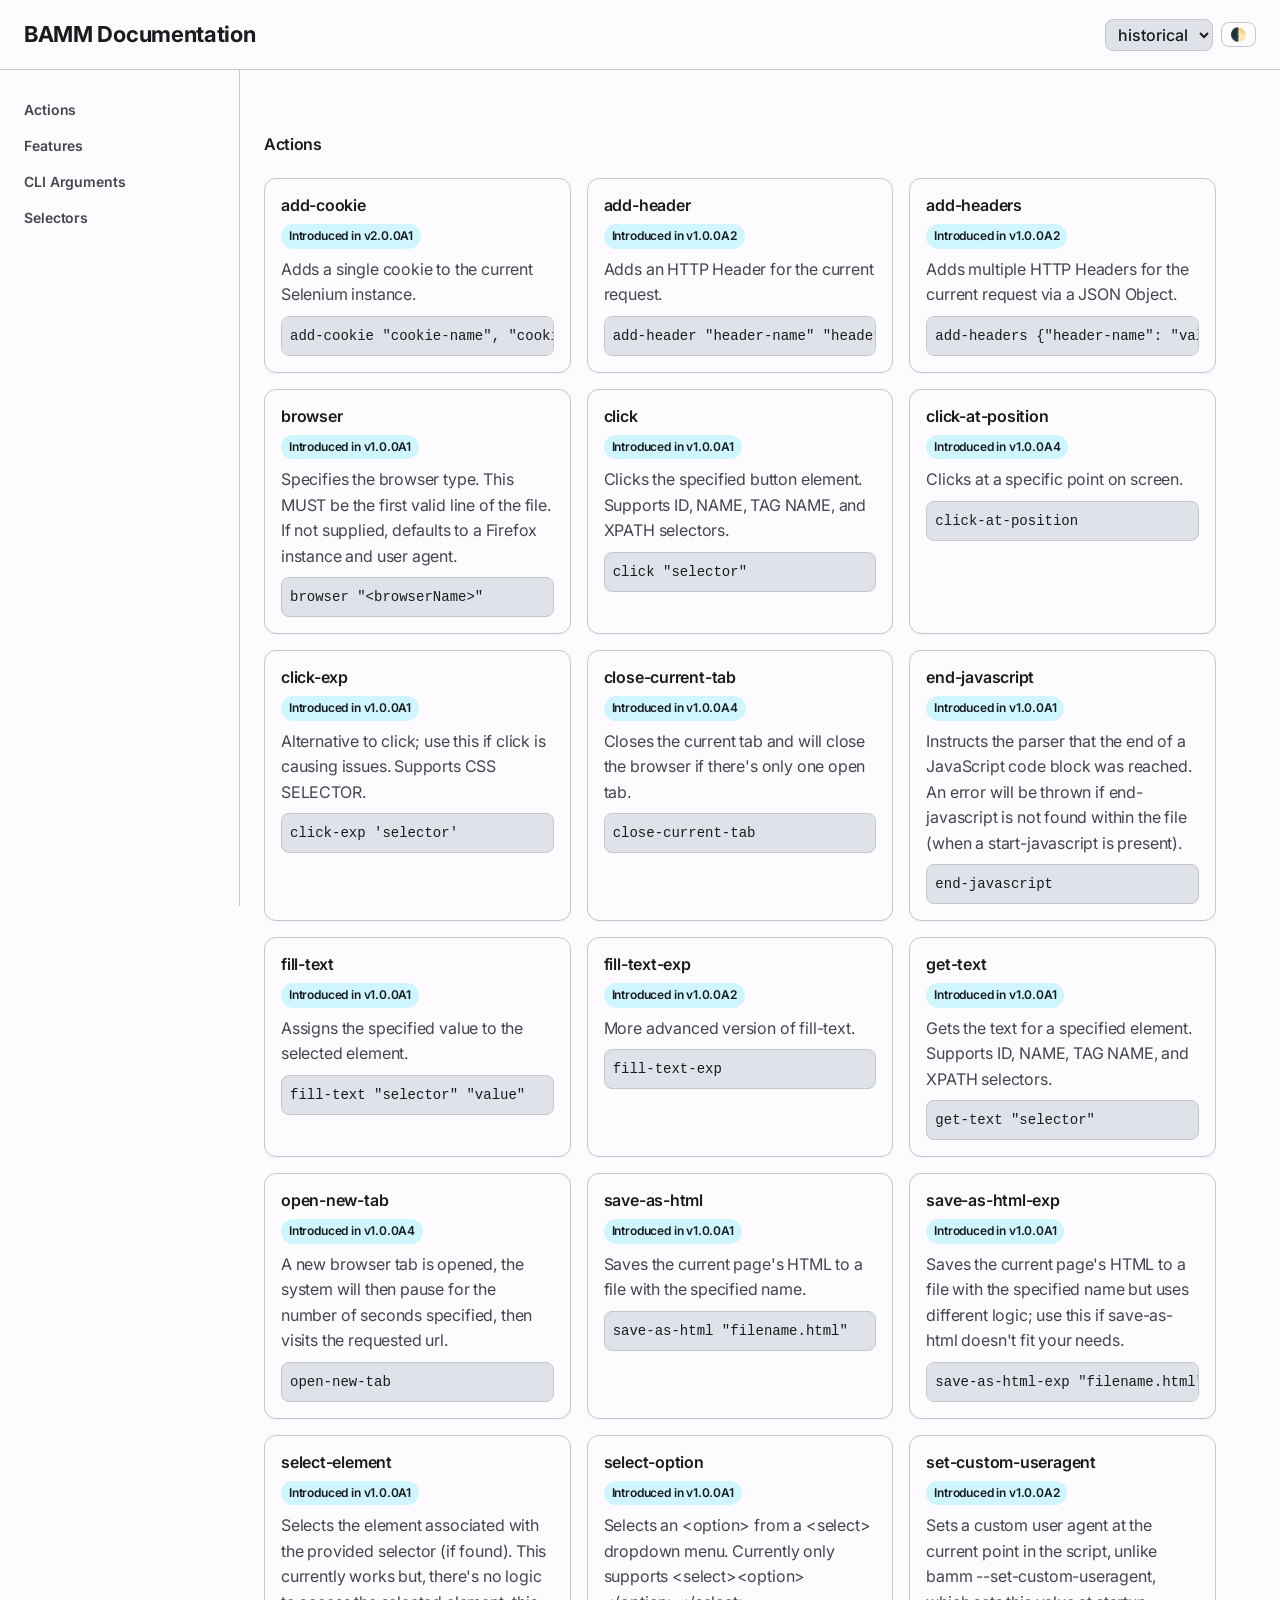
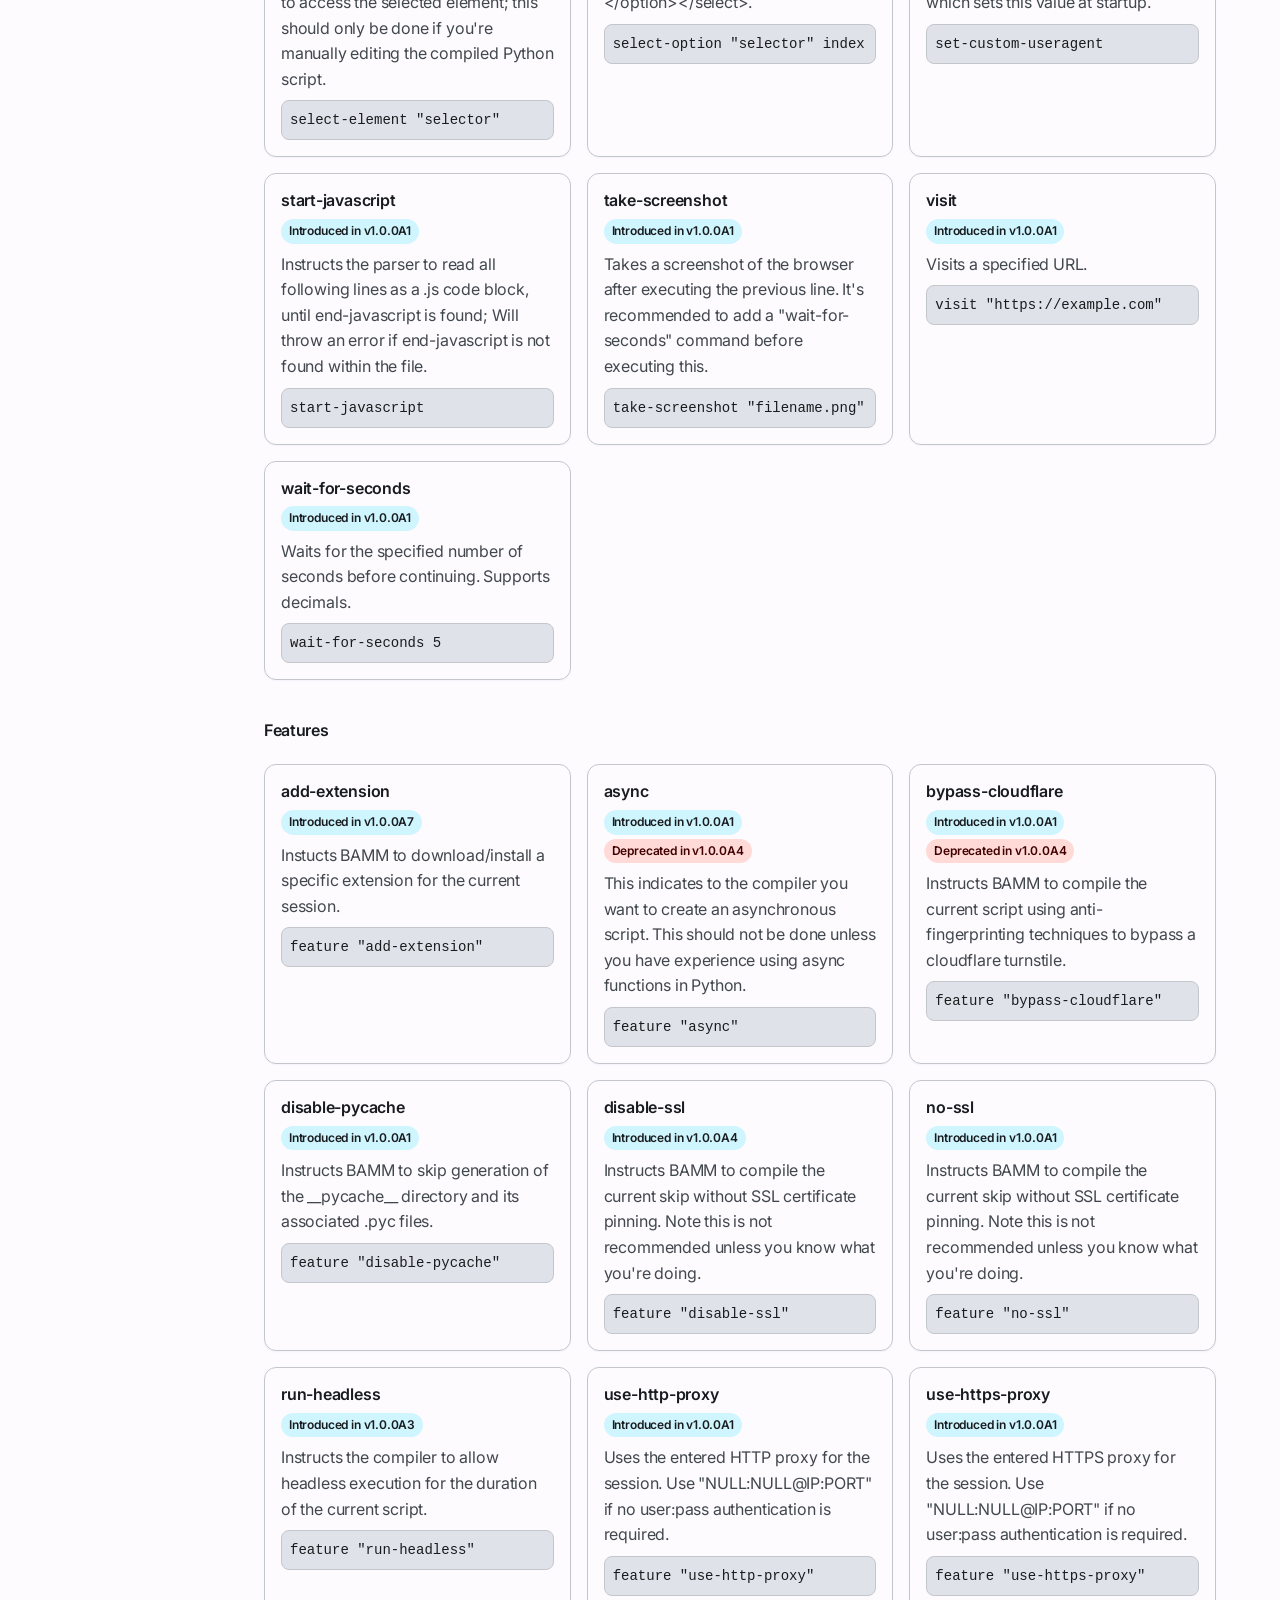
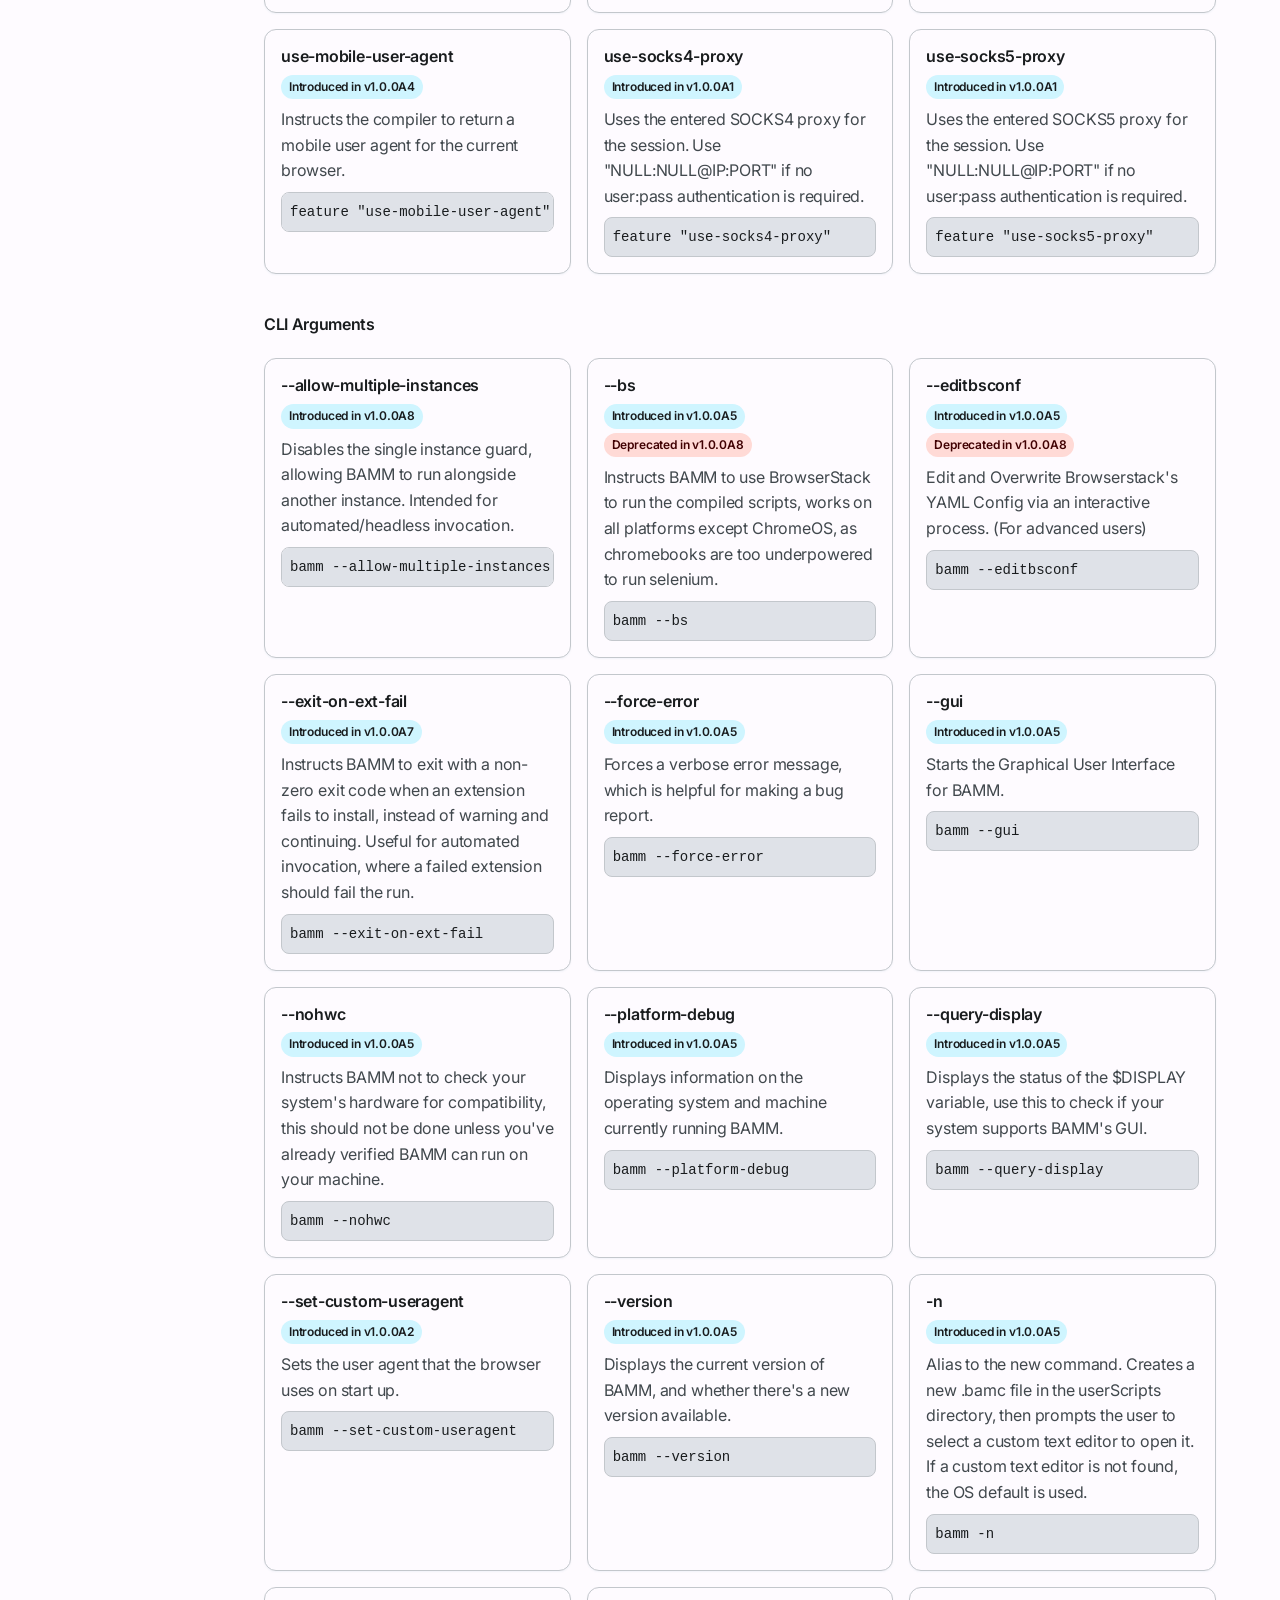
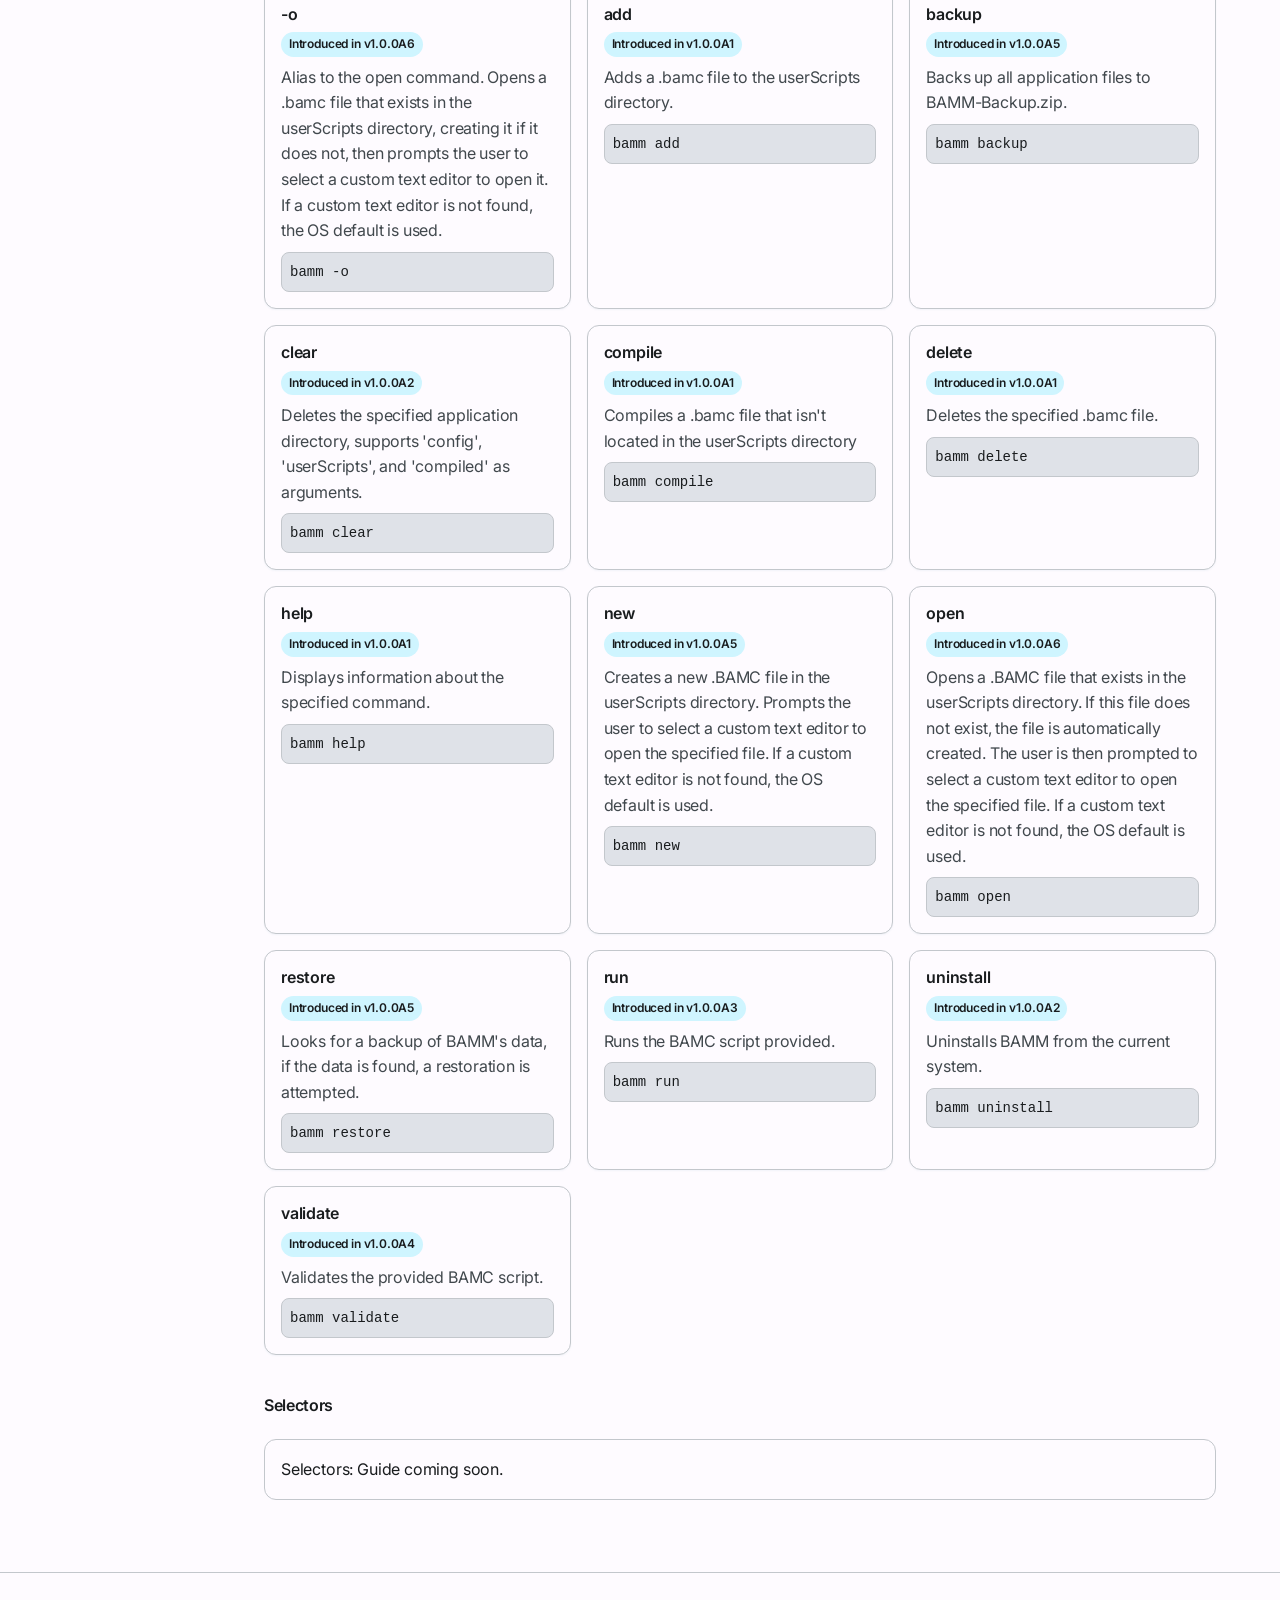
<file: index.html>
<!doctype html>
<html lang="en" data-theme="dark">
  <head>
    <meta charset="UTF-8" />
    <meta name="viewport" content="width=device-width, initial-scale=1.0" />
    <title>BAMM Documentation</title>
    <meta name="description" content="BAMM Documentation" />
    <link rel="stylesheet" href="assets/styles.css" />
  </head>
  <body>
    <header class="top-app-bar">
      <div class="top-bar-container">
        <div class="top-bar-left">
          <h1 class="app-title">BAMM Documentation</h1>
        </div>
        <div class="top-bar-right">
          <select
            id="version-select"
            class="version-select"
            aria-label="Select BAMM version"
          ></select>
          <button
            id="theme-toggle"
            class="icon-button"
            aria-label="Toggle theme"
          >
            🌓
          </button>
        </div>
      </div>
    </header>
    <div class="layout">
      <nav class="sidebar" aria-label="Sections">
        <ul class="nav-list">
          <li><a href="#actions" class="nav-link">Actions</a></li>
          <li><a href="#features" class="nav-link">Features</a></li>
          <li><a href="#cli" class="nav-link">CLI Arguments</a></li>
          <li><a href="#selectors" class="nav-link">Selectors</a></li>
        </ul>
      </nav>
      <main class="main" id="main-content" tabindex="-1"></main>
    </div>
    <footer class="footer">
      <div class="footer-content">
        <span>Copyright © 2026 Static Codes</span>
        <a
          href="https://github.com/Static-Codes/BAMM-Docs"
          target="_blank"
          rel="noopener"
          >Edit on GitHub</a
        >
      </div>
    </footer>

    <div id="flyout-backdrop" class="flyout-backdrop"></div>
    <div
      id="flyout"
      class="flyout"
      role="dialog"
      aria-modal="true"
      aria-labelledby="flyout-title"
    >
      <div class="flyout-header">
        <h2 id="flyout-title">Command</h2>
        <button id="flyout-close" class="icon-button" aria-label="Close">
          ✕
        </button>
      </div>
      <div class="flyout-body" id="flyout-body"></div>
    </div>

    <script type="module" src="assets/app.js"></script>
  </body>
</html>
</file>
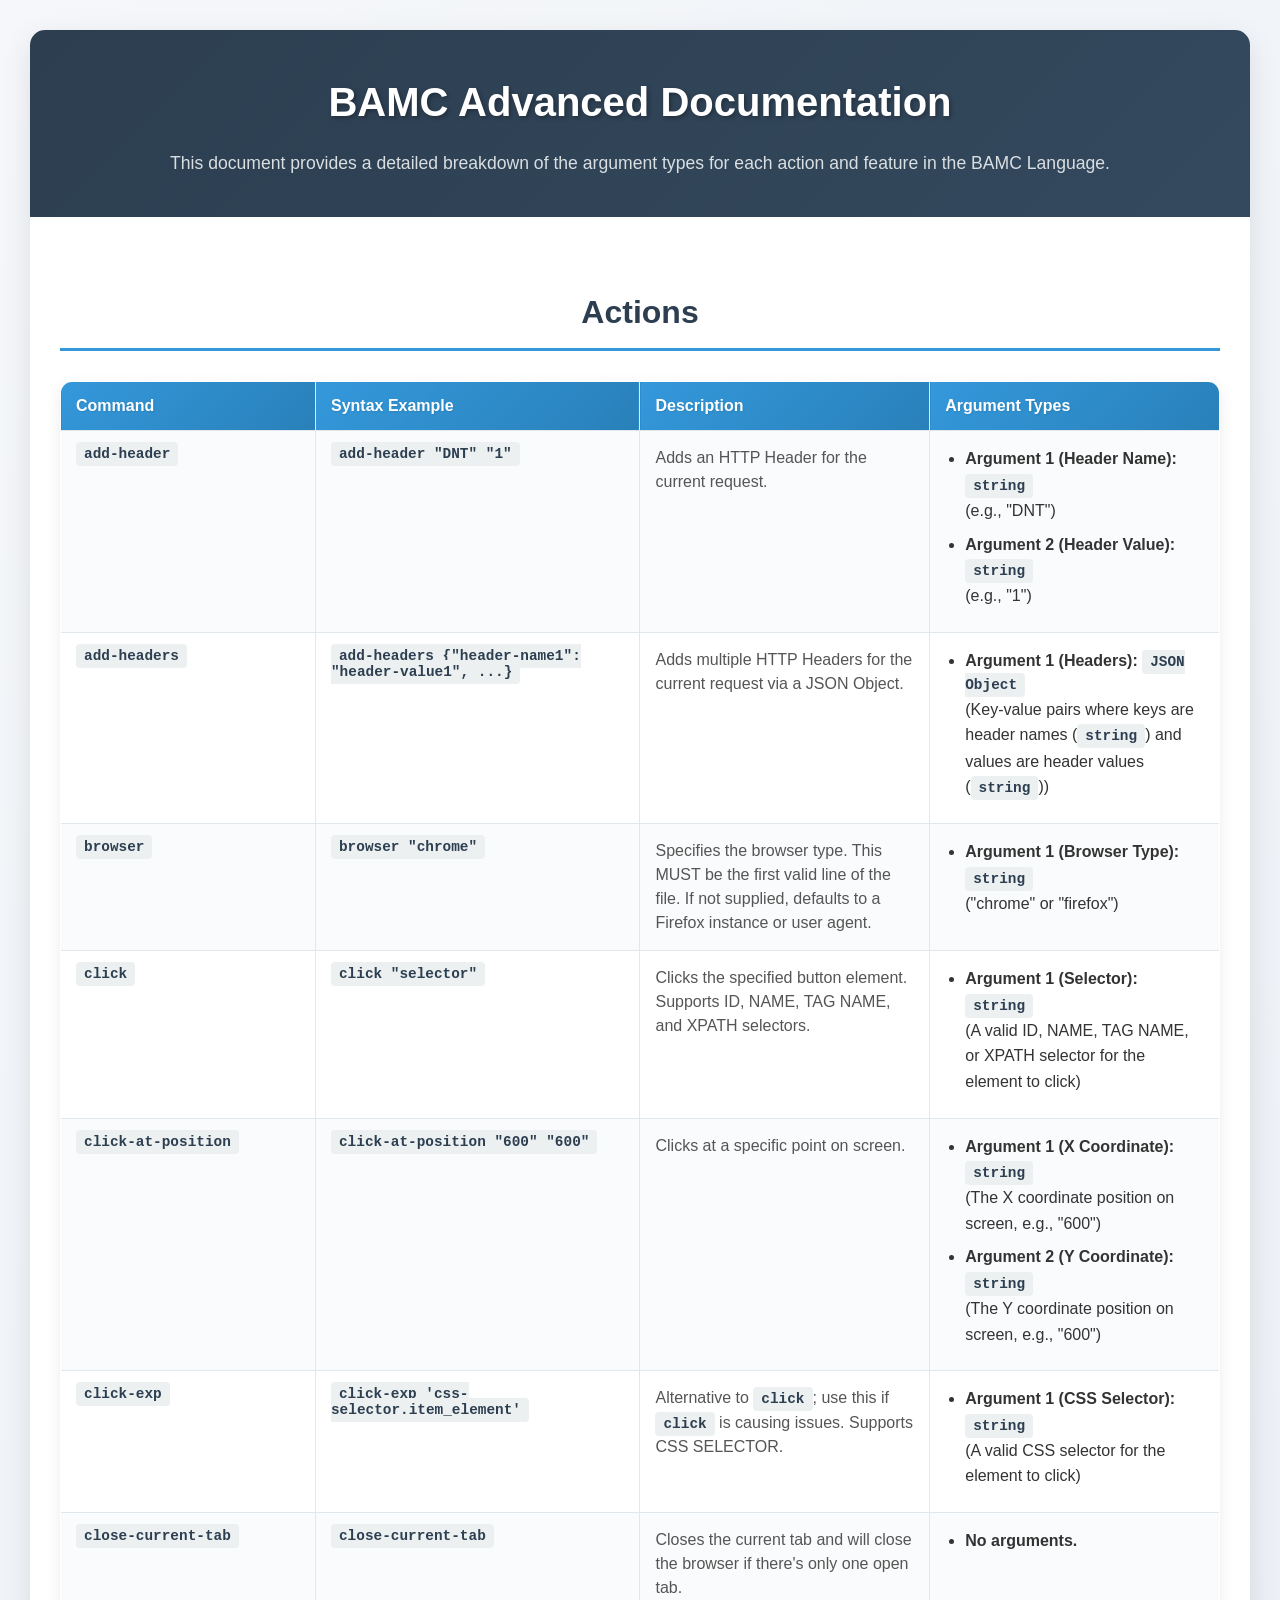
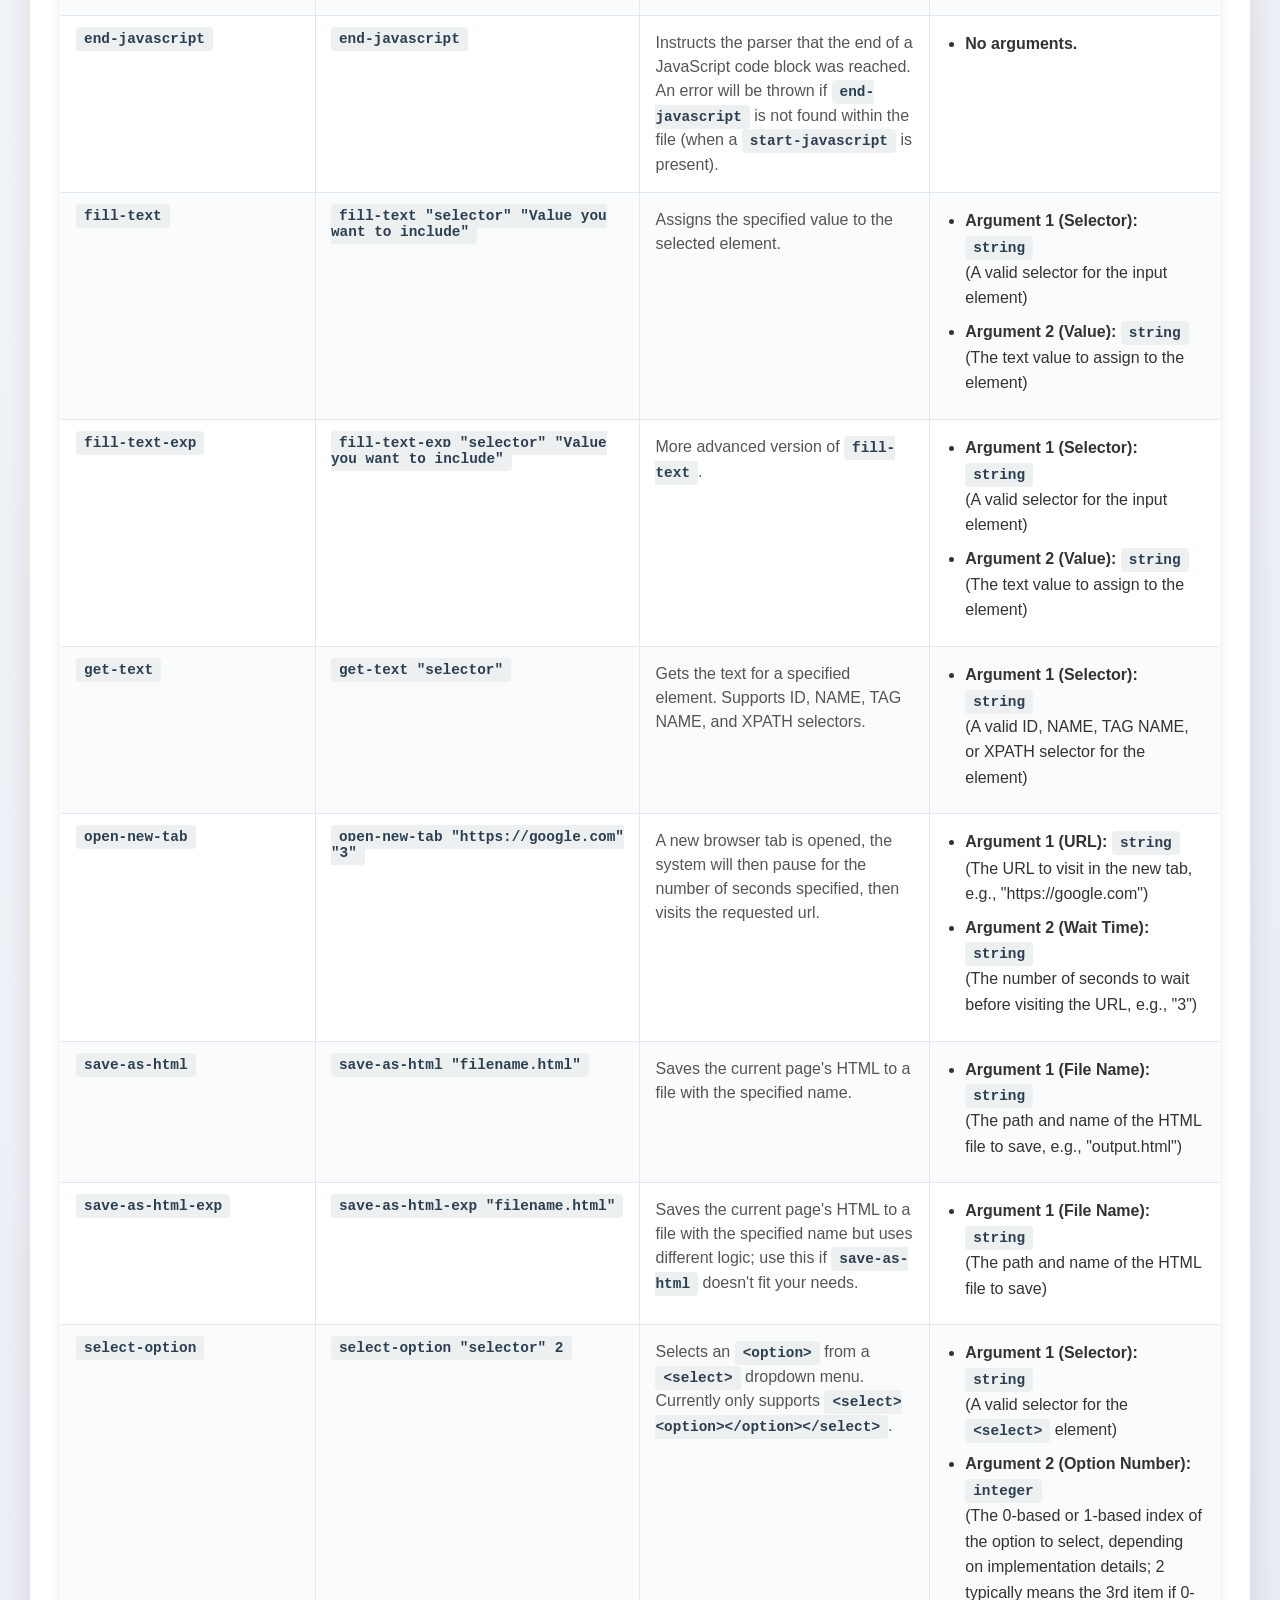
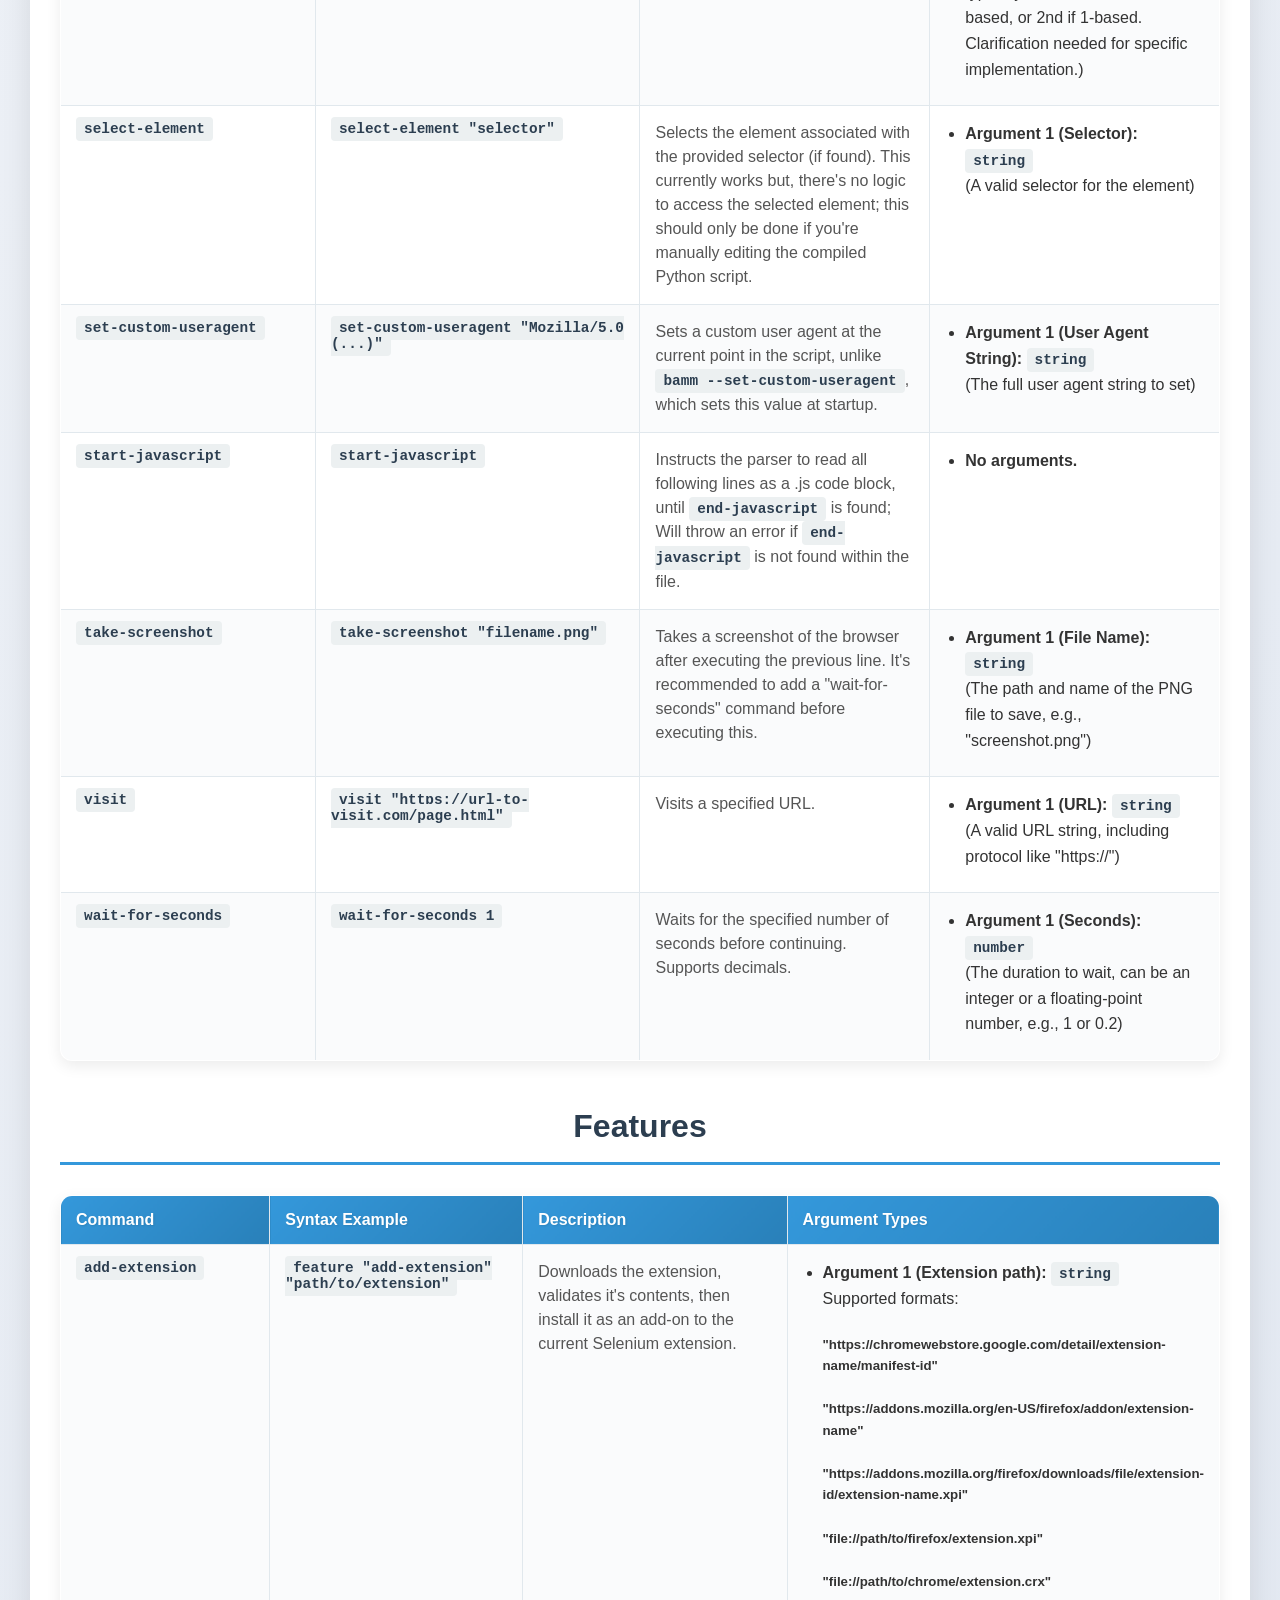
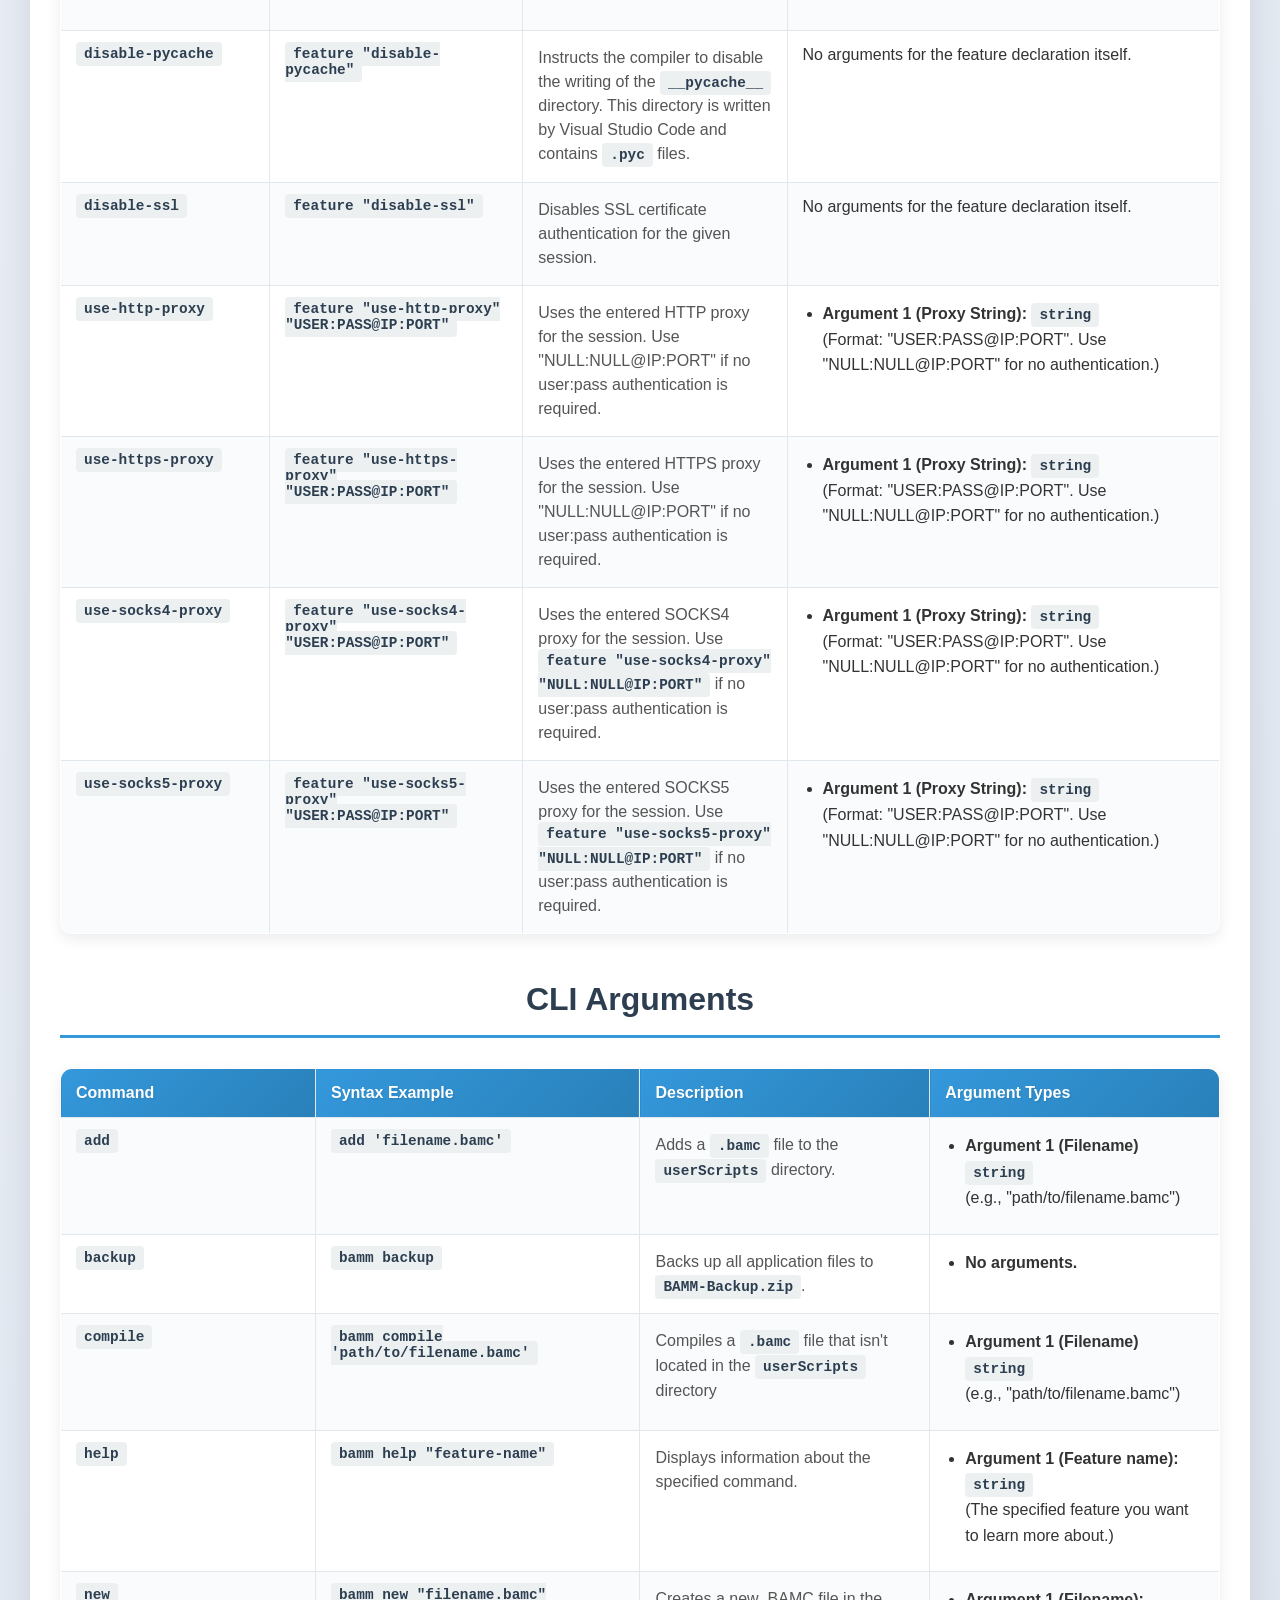
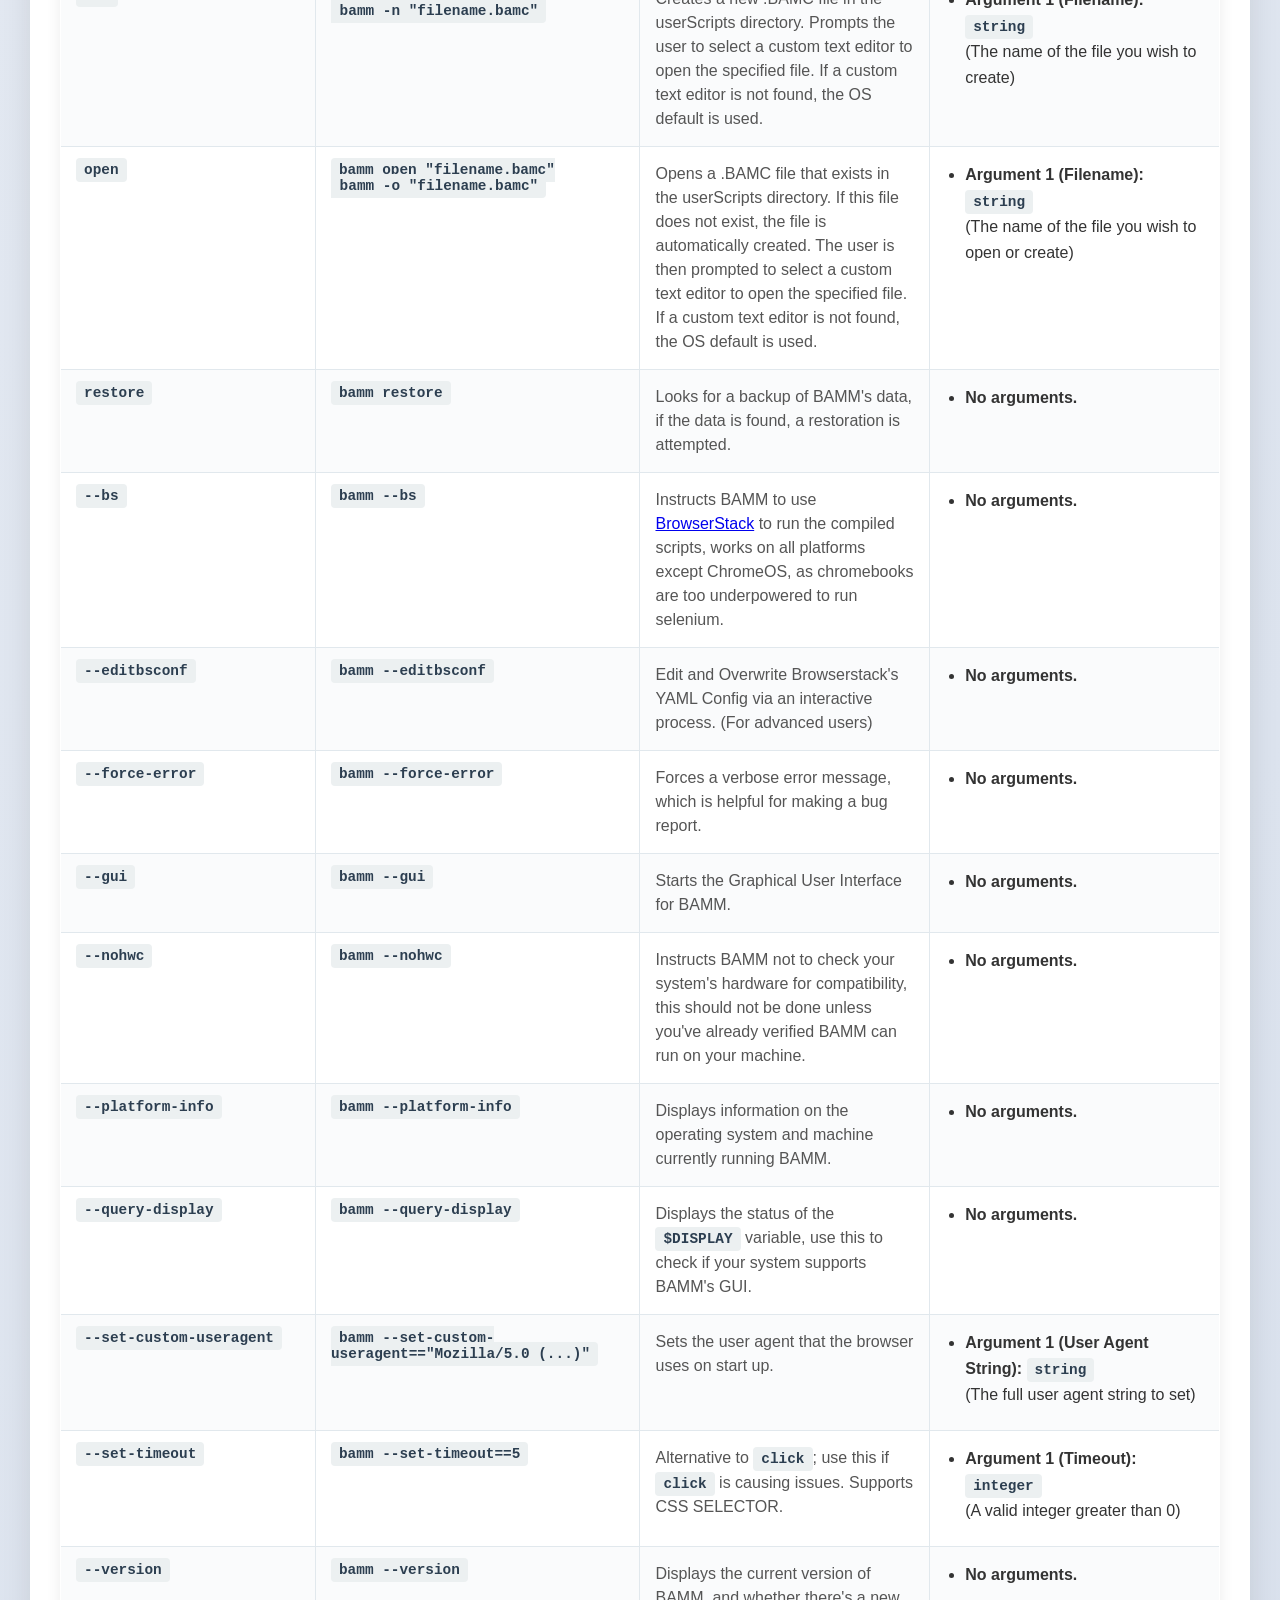
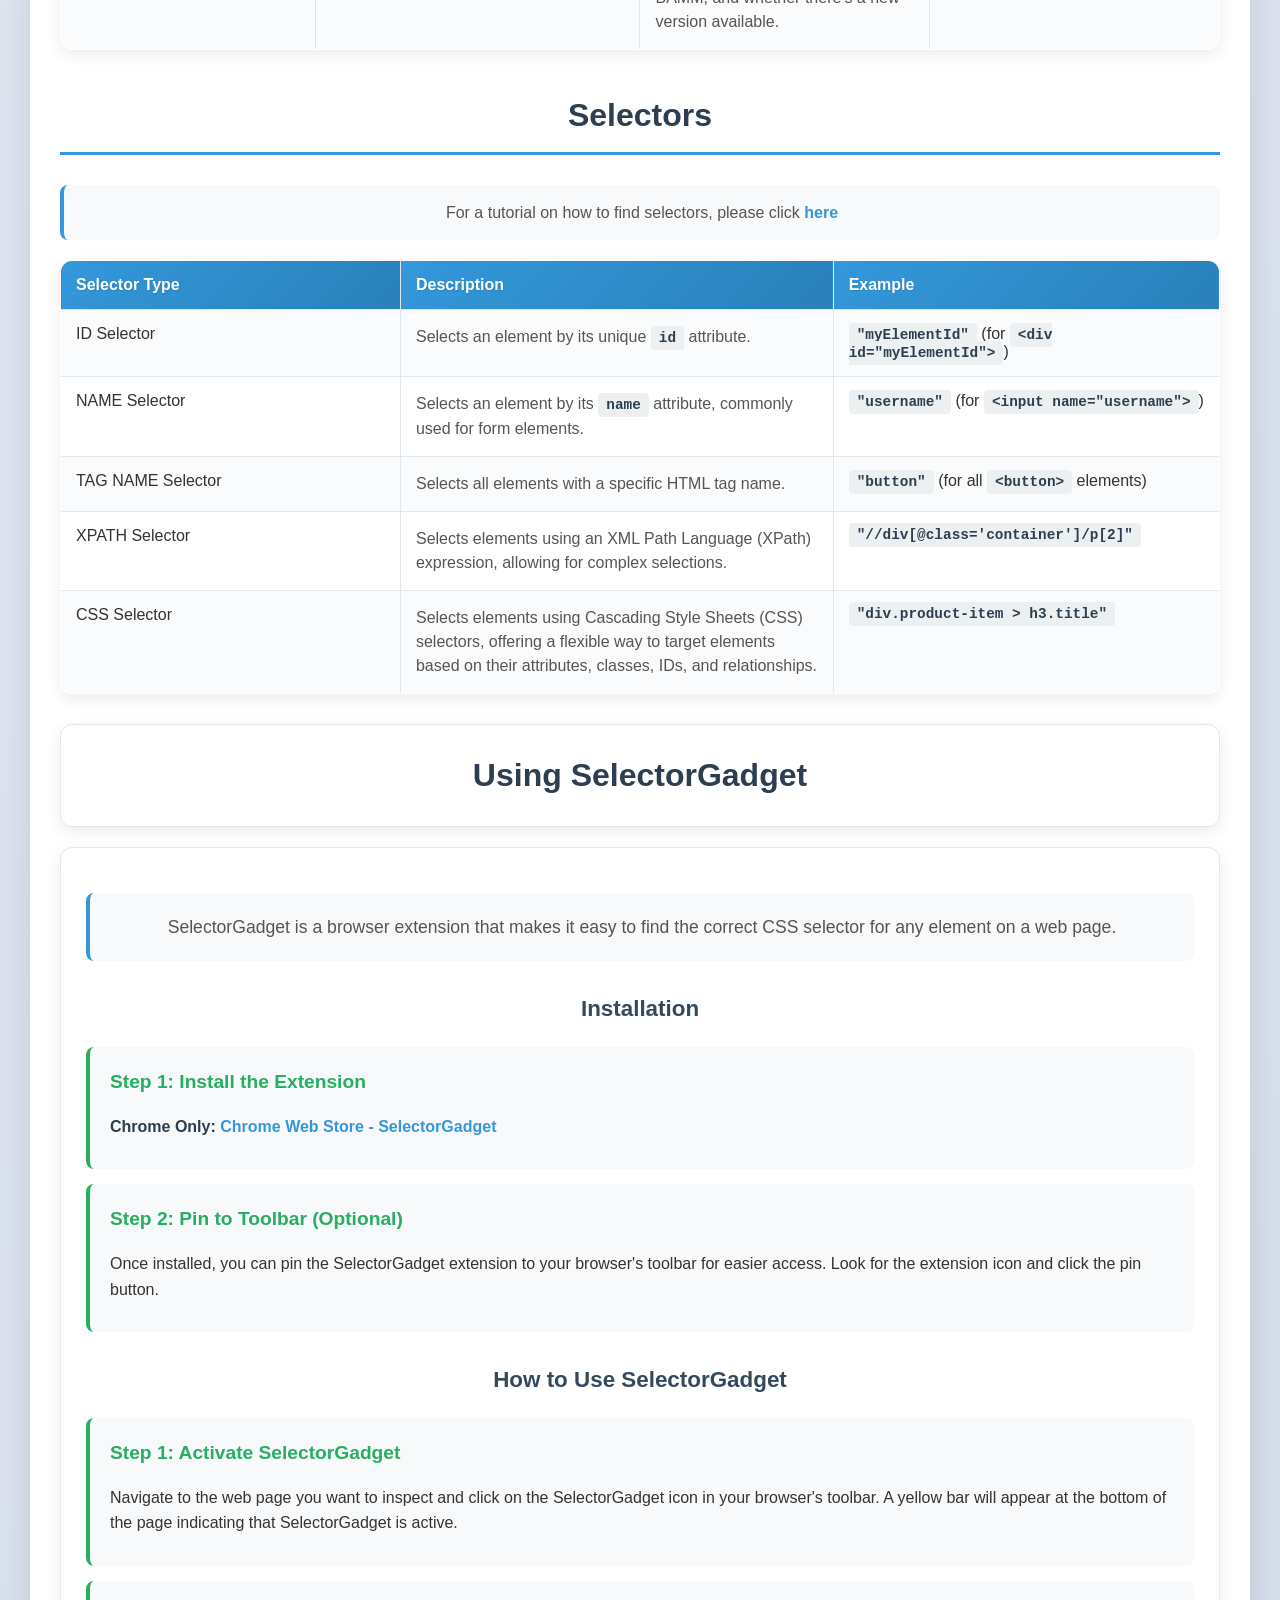
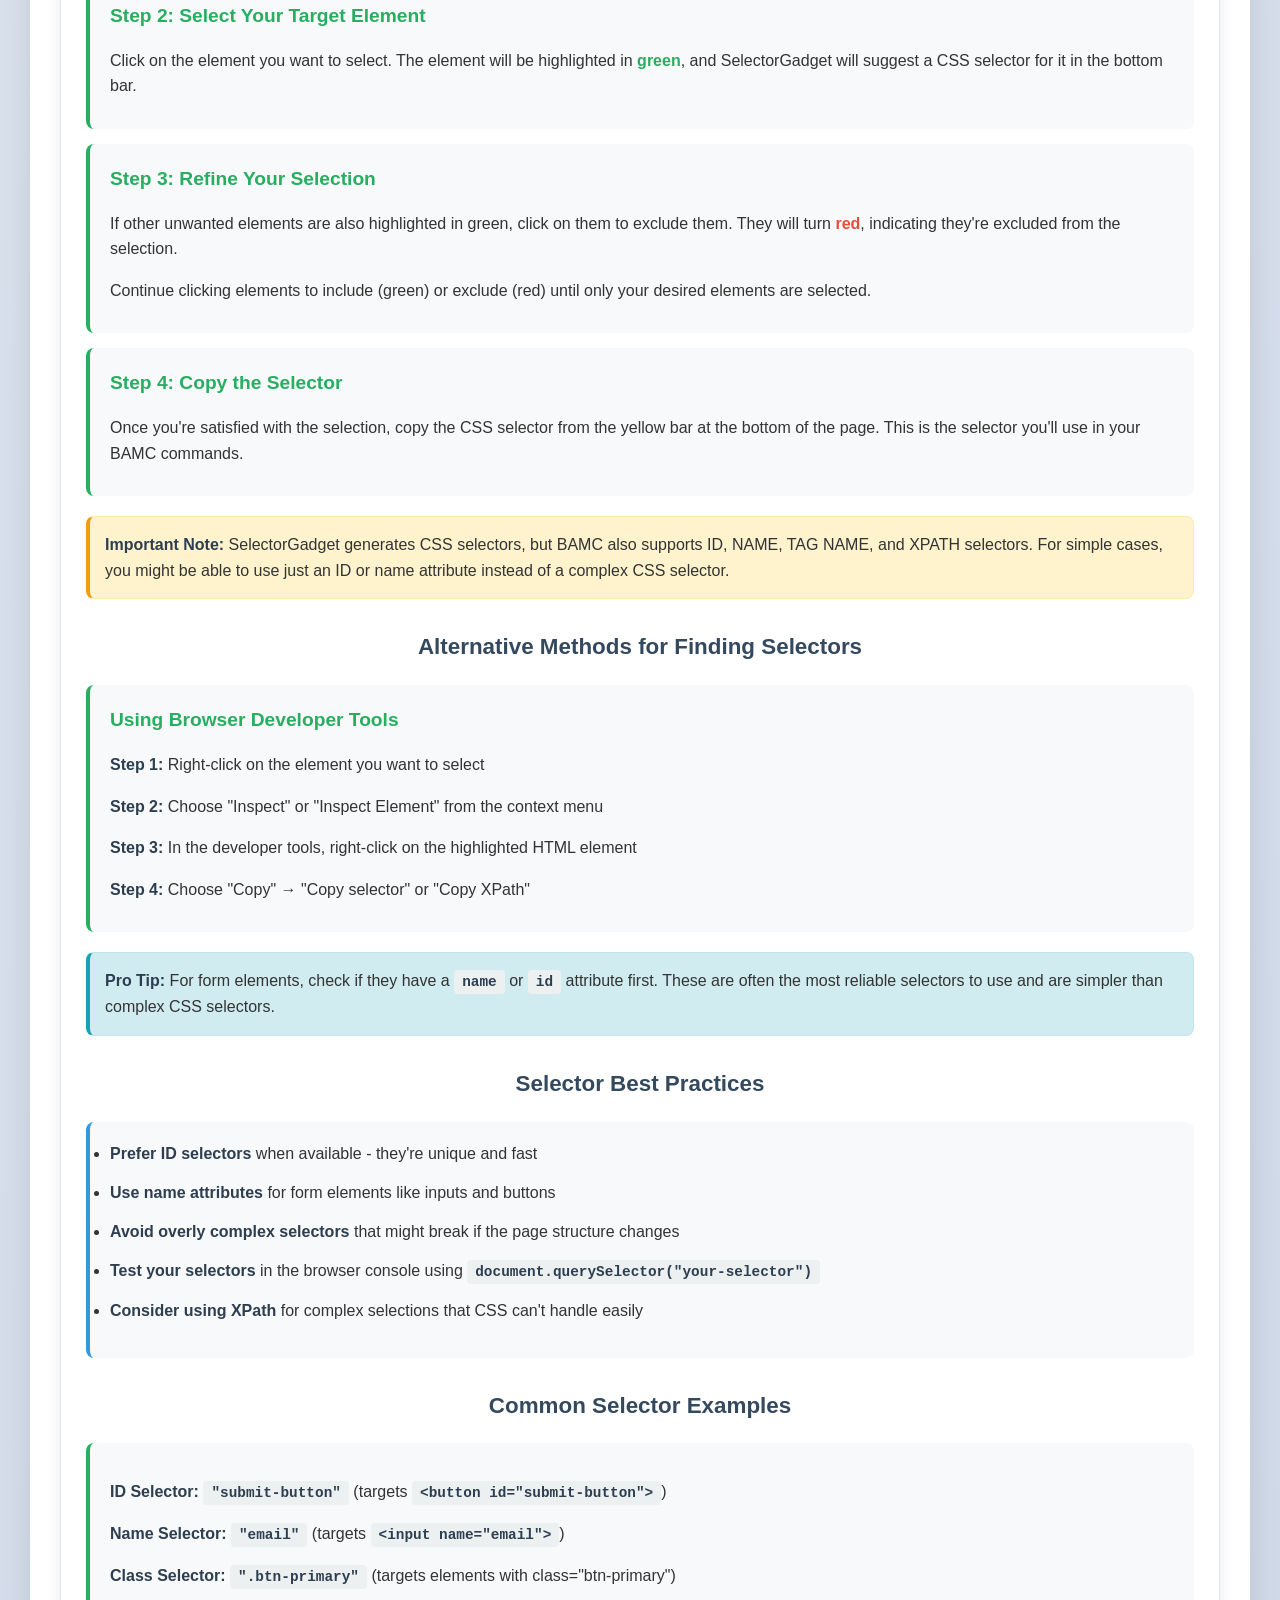
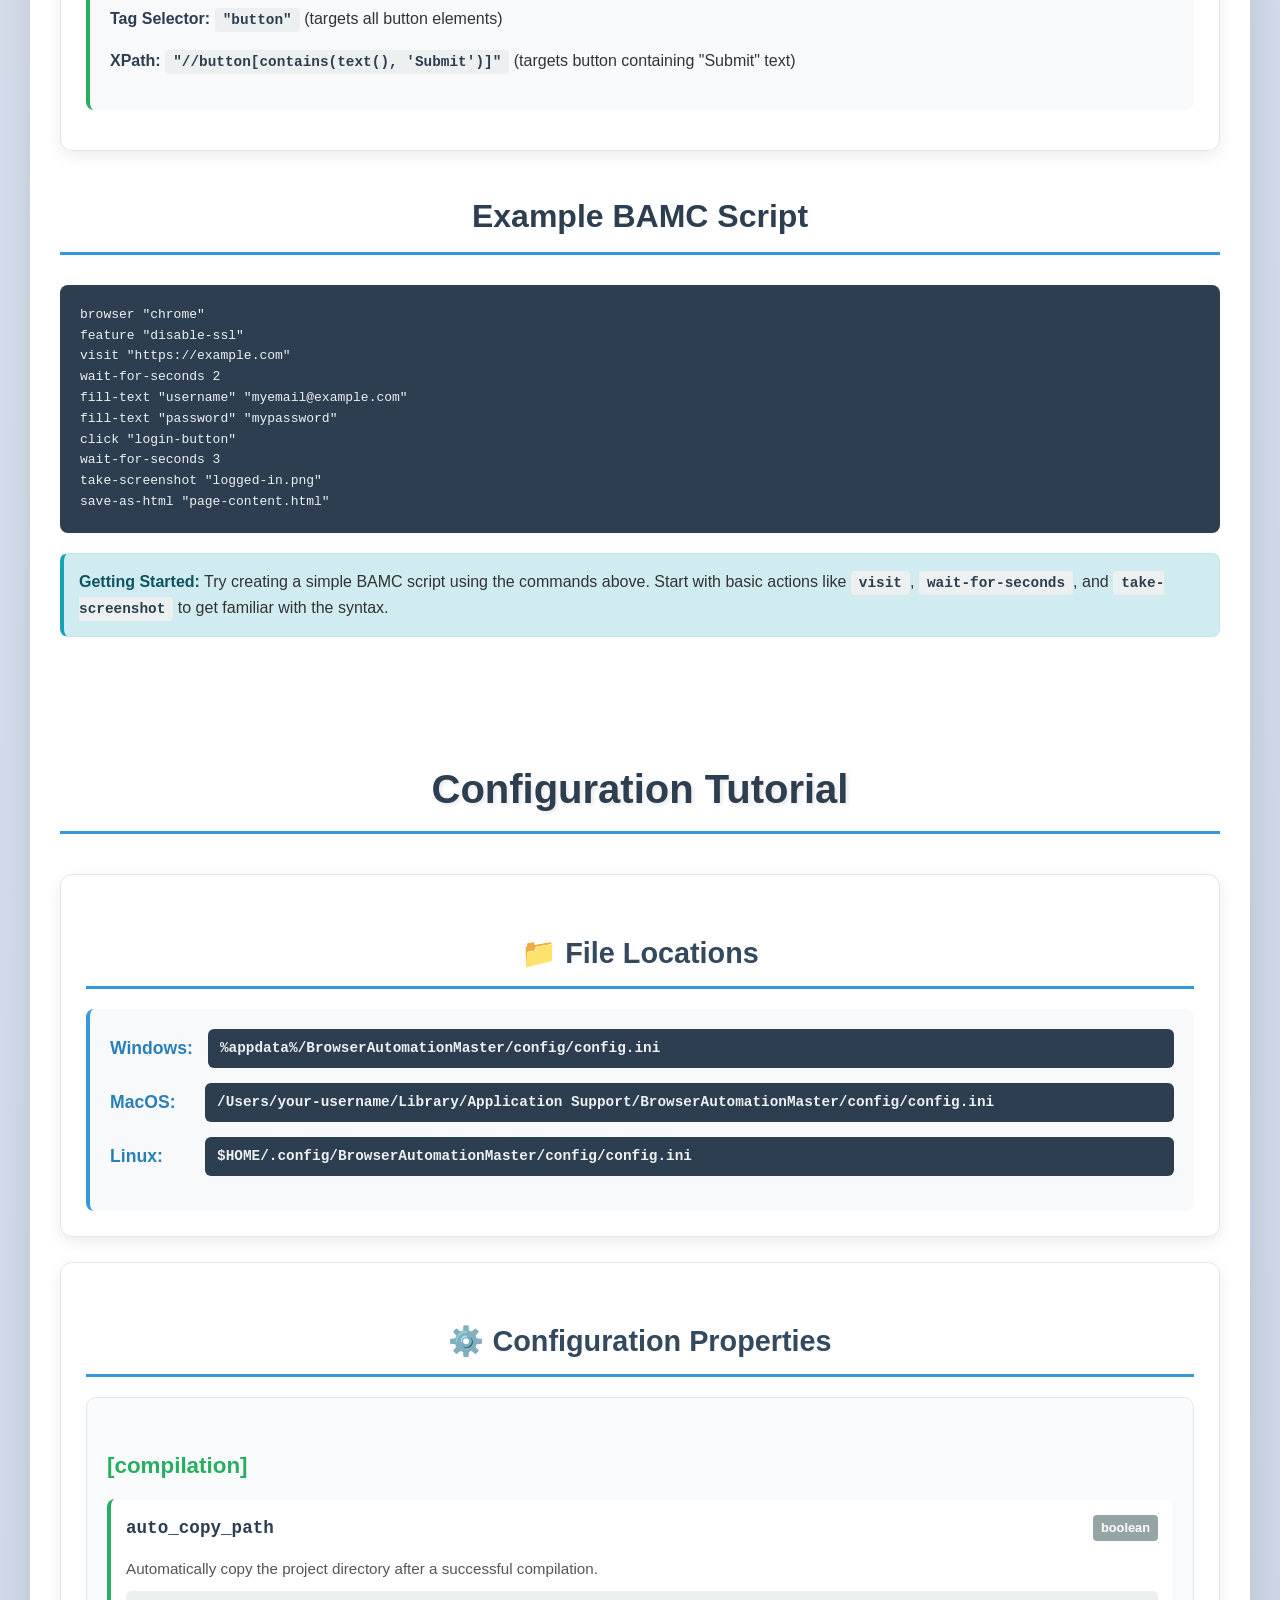
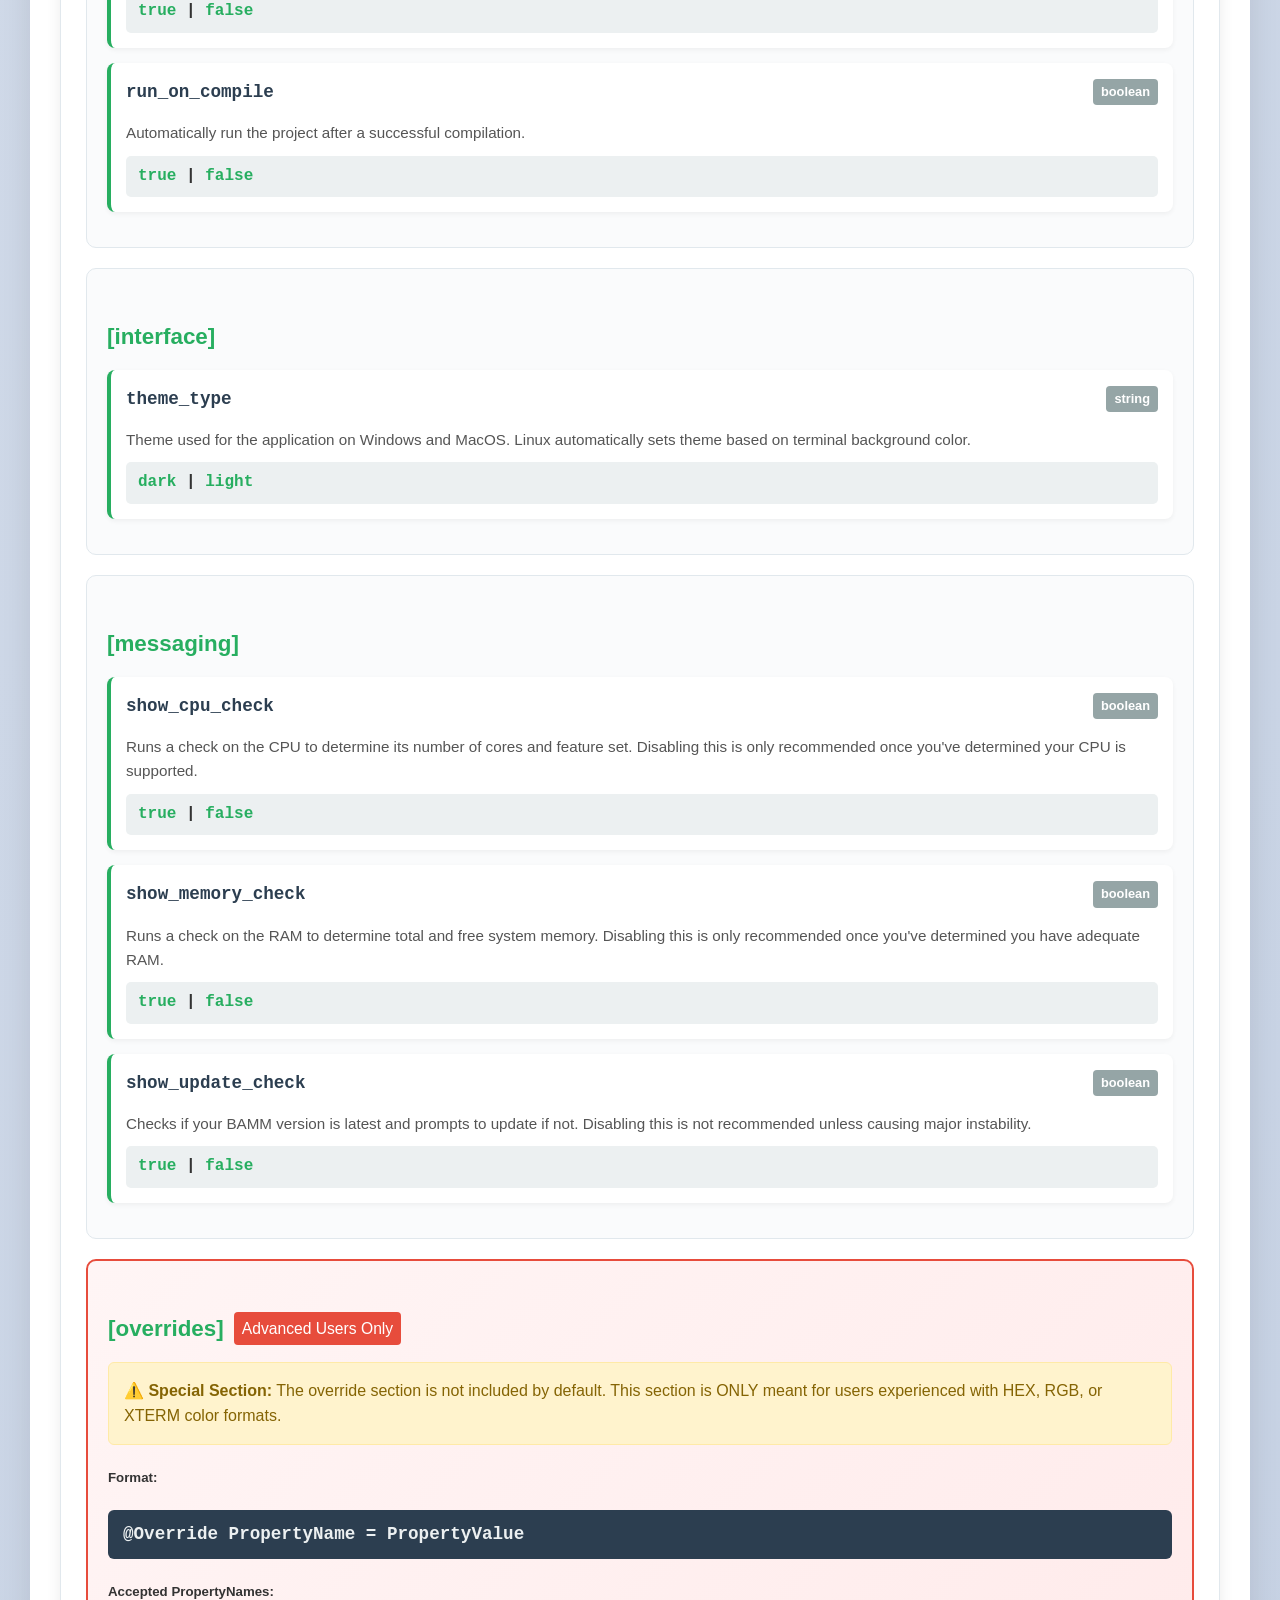
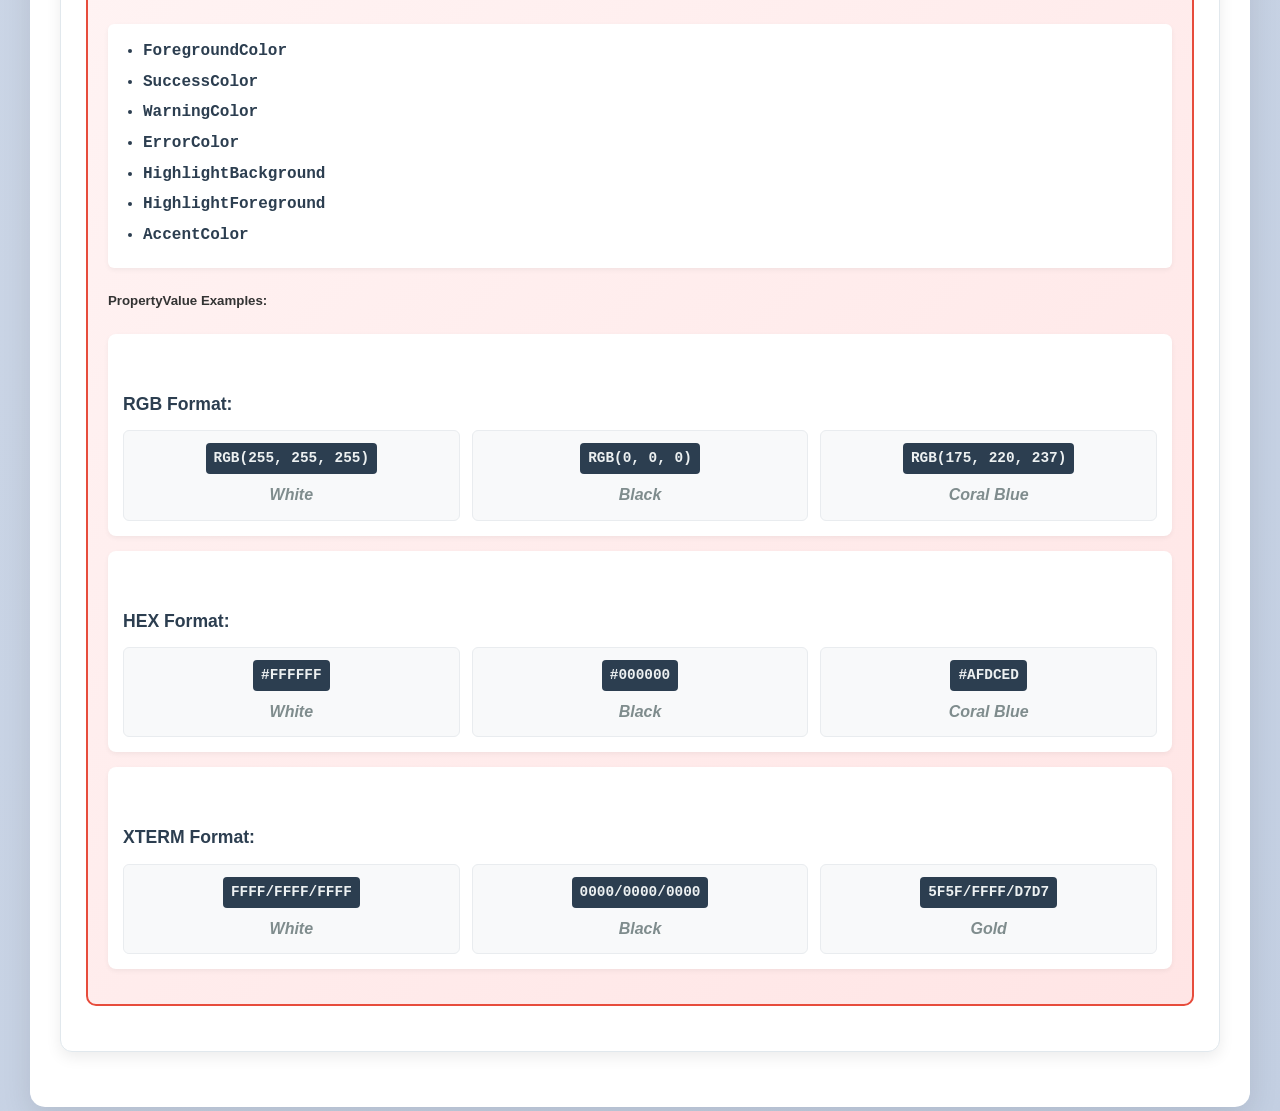
<file: advanced_docs.html>
<html lang="en">
  <head>
    <meta charset="UTF-8" />
    <meta name="viewport" content="width=device-width, initial-scale=1.0" />
    <title>BAMC - Advanced Guide</title>
    <style>
      body {
        font-family: "Segoe UI", Tahoma, Geneva, Verdana, sans-serif;
        line-height: 1.6;
        color: #333;
        margin: 0;
        padding: 30px;
        background: linear-gradient(135deg, #f5f7fa 0%, #c3cfe2 100%);
        min-height: 100vh;
      }

      .main-container {
        /* max-width: 1200px; */
        max-width: 100%;
        margin: 0 auto;
        background: white;
        border-radius: 15px;
        box-shadow: 0 10px 30px rgba(0, 0, 0, 0.1);
        overflow: hidden;
      }

      .header-section {
        background: linear-gradient(135deg, #2c3e50 0%, #34495e 100%);
        color: white;
        padding: 40px 30px;
        text-align: center;
      }

      .content-wrapper {
        padding: 30px;
      }

      h1 {
        color: white;
        margin: 0 0 15px 0;
        font-size: 2.5em;
        text-shadow: 2px 2px 4px rgba(0, 0, 0, 0.3);
        border: none;
        padding: 0;
      }

      .subtitle {
        color: #ecf0f1;
        font-size: 1.1em;
        margin: 0;
        opacity: 0.9;
      }

      h2 {
        color: #2c3e50;
        font-size: 2em;
        text-align: center;
        margin: 40px 0 30px 0;
        border-bottom: 3px solid #3498db;
        padding-bottom: 10px;
      }

      h3 {
        color: #34495e;
        font-size: 1.4em;
        text-align: center;
        margin: 30px 0 20px 0;
      }

      /* Mobile-first responsive design */
      .command-item {
        background: #fafbfc;
        margin-bottom: 20px;
        padding: 20px;
        border-radius: 12px;
        box-shadow: 0 5px 15px rgba(0, 0, 0, 0.08);
        border: 1px solid #e1e8ed;
        border-left: 4px solid #27ae60;
      }

      .command-header {
        border-bottom: 1px solid #e1e8ed;
        padding-bottom: 15px;
        margin-bottom: 15px;
      }

      .command-name {
        font-size: 1.3em;
        font-weight: bold;
        color: #27ae60;
        margin-bottom: 10px;
        font-family: "Monaco", "Consolas", monospace;
      }

      .command-syntax {
        background: #2c3e50;
        color: #ecf0f1;
        padding: 12px 15px;
        border-radius: 8px;
        font-family: "Monaco", "Consolas", monospace;
        font-size: 0.95em;
        word-break: break-word;
        margin-bottom: 15px;
        box-shadow: 0 2px 5px rgba(0, 0, 0, 0.1);
      }

      .command-description {
        color: #555;
        margin-bottom: 15px;
        font-size: 0.95em;
        line-height: 1.5;
      }

      .command-args {
        background: white;
        border-radius: 8px;
        padding: 15px;
        box-shadow: 0 2px 5px rgba(0, 0, 0, 0.05);
      }

      .args-title {
        font-weight: bold;
        color: #2c3e50;
        margin-bottom: 10px;
        font-size: 1.1em;
      }

      .arg-list {
        margin: 0;
        padding-left: 20px;
      }

      .arg-list li {
        margin-bottom: 8px;
        line-height: 1.6;
      }

      /* Desktop table view */
      @media (min-width: 992px) {
        .mobile-layout {
          display: none;
        }

        .desktop-layout {
          display: block;
        }

        table {
          width: 100%;
          border-collapse: collapse;
          margin-bottom: 30px;
          background: white;
          box-shadow: 0 5px 15px rgba(0, 0, 0, 0.08);
          border-radius: 12px;
          overflow: hidden;
          border: 1px solid #e1e8ed;
        }

        th,
        td {
          border: 1px solid #e1e8ed;
          padding: 15px;
          text-align: left;
          vertical-align: top;
        }

        th {
          background: linear-gradient(135deg, #3498db 0%, #2980b9 100%);
          color: white;
          font-weight: bold;
          text-shadow: 1px 1px 2px rgba(0, 0, 0, 0.1);
        }

        td {
          background: #fafbfc;
        }

        tr:nth-child(even) td {
          background: white;
        }

        th:nth-child(1),
        td:nth-child(1) {
          width: 22%;
        }
        th:nth-child(2),
        td:nth-child(2) {
          width: 28%;
        }
        th:nth-child(3),
        td:nth-child(3) {
          width: 25%;
        }
        th:nth-child(4),
        td:nth-child(4) {
          width: 25%;
        }
      }

      @media (max-width: 991px) {
        .desktop-layout {
          display: none;
        }

        .mobile-layout {
          display: block;
        }
      }

      code {
        background: #ecf0f1;
        color: #2c3e50;
        padding: 4px 8px;
        border-radius: 4px;
        font-family: "Monaco", "Consolas", monospace;
        font-size: 0.9em;
        font-weight: bold;
        word-break: break-word;
      }

      .description {
        color: #555;
        line-height: 1.5;
      }

      #selector-tutorial {
        background: white;
        border-radius: 12px;
        padding: 25px;
        margin: 20px 0;
        box-shadow: 0 5px 15px rgba(0, 0, 0, 0.08);
        border: 1px solid #e1e8ed;
      }

      #selector-tutorial strong {
        color: #2c3e50;
      }

      #selector-tutorial ul {
        background: #f8f9fa;
        border-radius: 8px;
        padding: 20px;
        margin: 15px 0;
        border-left: 4px solid #3498db;
      }

      #selector-tutorial li {
        margin-bottom: 15px;
        line-height: 1.5;
      }

      #selector-tutorial a {
        color: #3498db;
        text-decoration: none;
        font-weight: bold;
      }

      #selector-tutorial a:hover {
        color: #2980b9;
        text-decoration: underline;
      }

      .tutorial-intro {
        text-align: center;
        color: #555;
        font-size: 1.1em;
        margin: 20px 0;
        padding: 20px;
        background: #f8f9fa;
        border-radius: 8px;
        border-left: 4px solid #3498db;
      }

      .section-intro {
        text-align: center;
        color: #555;
        margin: 20px 0;
        padding: 15px;
        background: #f8f9fa;
        border-radius: 8px;
        border-left: 4px solid #3498db;
      }

      .section-intro a {
        color: #3498db;
        text-decoration: none;
        font-weight: bold;
      }

      .section-intro a:hover {
        color: #2980b9;
        text-decoration: underline;
      }

      /* Mobile responsiveness */
      @media (max-width: 768px) {
        body {
          padding: 15px;
          font-size: 1.1em;
        }

        .content-wrapper {
          padding: 20px;
        }

        .header-section {
          padding: 30px 20px;
        }

        h1 {
          font-size: 2em;
        }

        h2 {
          font-size: 1.8em;
        }

        h3 {
          font-size: 1.5em;
        }

        .command-name {
          font-size: 1.4em;
        }

        .command-syntax {
          font-size: 1em;
        }

        .command-description {
          font-size: 1.05em;
        }

        .args-title {
          font-size: 1.2em;
        }

        code {
          font-size: 1em;
        }

        .tutorial-intro {
          font-size: 1.15em;
        }
      }

      /* Selector-specific styles */
      .selector-item {
        background: white;
        margin-bottom: 15px;
        padding: 20px;
        border-radius: 12px;
        box-shadow: 0 5px 15px rgba(0, 0, 0, 0.08);
        border: 1px solid #e1e8ed;
        border-left: 4px solid #e74c3c;
      }

      .selector-header {
        margin-bottom: 10px;
      }

      .selector-name {
        font-size: 1.2em;
        font-weight: bold;
        color: #e74c3c;
        margin-bottom: 8px;
      }

      .selector-description {
        color: #555;
        margin-bottom: 10px;
        line-height: 1.5;
      }

      .selector-example {
        background: #f8f9fa;
        padding: 12px 15px;
        border-radius: 6px;
        font-family: "Monaco", "Consolas", monospace;
        color: #2c3e50;
        border: 1px solid #e9ecef;
      }

      .example-label {
        font-weight: bold;
        color: #2c3e50;
        margin-bottom: 5px;
        display: block;
      }

      .tutorial-step {
        background: #f8f9fa;
        border-radius: 8px;
        padding: 20px;
        margin: 15px 0;
        border-left: 4px solid #27ae60;
      }

      .tutorial-step h4 {
        color: #27ae60;
        margin-top: 0;
        margin-bottom: 15px;
        font-size: 1.2em;
      }

      .tutorial-step p {
        margin-bottom: 10px;
        line-height: 1.6;
      }

      .warning-box {
        background: #fff3cd;
        border: 1px solid #ffeaa7;
        border-left: 4px solid #f39c12;
        border-radius: 8px;
        padding: 15px;
        margin: 20px 0;
      }

      .warning-box strong {
        color: #d68910;
      }

      .tip-box {
        background: #d1ecf1;
        border: 1px solid #bee5eb;
        border-left: 4px solid #17a2b8;
        border-radius: 8px;
        padding: 15px;
        margin: 20px 0;
      }

      .tip-box strong {
        color: #0c5460;
      }
    </style>
  </head>
  <body>
    <div class="main-container">
      <div class="header-section">
        <h1>BAMC Advanced Documentation</h1>
        <p class="subtitle">
          This document provides a detailed breakdown of the argument types for
          each action and feature in the BAMC Language.
        </p>
      </div>

      <div class="content-wrapper">
        <h2>Actions</h2>

        <!-- Mobile Layout for Actions -->
        <div class="mobile-layout">
          <div class="command-item">
            <div class="command-header">
              <div class="command-name">add-header</div>
              <div class="command-syntax">add-header "DNT" "1"</div>
            </div>
            <div class="command-description">
              Adds an HTTP Header for the current request.
            </div>
            <div class="command-args">
              <div class="args-title">Arguments:</div>
              <ul class="arg-list">
                <li>
                  <strong>Argument 1 (Header Name):</strong> <code>string</code
                  ><br />(e.g., "DNT")
                </li>
                <li>
                  <strong>Argument 2 (Header Value):</strong> <code>string</code
                  ><br />(e.g., "1")
                </li>
              </ul>
            </div>
          </div>

          <div class="command-item">
            <div class="command-header">
              <div class="command-name">add-headers</div>
              <div class="command-syntax">
                add-headers {"header-name1": "header-value1", ...}
              </div>
            </div>
            <div class="command-description">
              Adds multiple HTTP Headers for the current request via a JSON
              Object.
            </div>
            <div class="command-args">
              <div class="args-title">Arguments:</div>
              <ul class="arg-list">
                <li>
                  <strong>Argument 1 (Headers):</strong> <code>JSON Object</code
                  ><br />(Key-value pairs where keys are header names
                  (<code>string</code>) and values are header values
                  (<code>string</code>))
                </li>
              </ul>
            </div>
          </div>

          <div class="command-item">
            <div class="command-header">
              <div class="command-name">browser</div>
              <div class="command-syntax">browser "chrome"</div>
            </div>
            <div class="command-description">
              Specifies the browser type. This MUST be the first valid line of
              the file. If not supplied, defaults to a Firefox instance or user
              agent.
            </div>
            <div class="command-args">
              <div class="args-title">Arguments:</div>
              <ul class="arg-list">
                <li>
                  <strong>Argument 1 (Browser Type):</strong> <code>string</code
                  ><br />("chrome" or "firefox")
                </li>
              </ul>
            </div>
          </div>

          <div class="command-item">
            <div class="command-header">
              <div class="command-name">click</div>
              <div class="command-syntax">click "selector"</div>
            </div>
            <div class="command-description">
              Clicks the specified button element. Supports ID, NAME, TAG NAME,
              and XPATH selectors.
            </div>
            <div class="command-args">
              <div class="args-title">Arguments:</div>
              <ul class="arg-list">
                <li>
                  <strong>Argument 1 (Selector):</strong> <code>string</code
                  ><br />(A valid ID, NAME, TAG NAME, or XPATH selector for the
                  element to click)
                </li>
              </ul>
            </div>
          </div>

          <div class="command-item">
            <div class="command-header">
              <div class="command-name">click-at-position</div>
              <div class="command-syntax">click-at-position "600" "600"</div>
            </div>
            <div class="command-description">
              Clicks at a specific point on screen.
            </div>
            <div class="command-args">
              <div class="args-title">Arguments:</div>
              <ul class="arg-list">
                <li>
                  <strong>Argument 1 (X Coordinate):</strong> <code>string</code
                  ><br />(The X coordinate position on screen, e.g., "600")
                </li>
                <li>
                  <strong>Argument 2 (Y Coordinate):</strong> <code>string</code
                  ><br />(The Y coordinate position on screen, e.g., "600")
                </li>
              </ul>
            </div>
          </div>

          <div class="command-item">
            <div class="command-header">
              <div class="command-name">click-exp</div>
              <div class="command-syntax">
                click-exp 'css-selector.item_element'
              </div>
            </div>
            <div class="command-description">
              Alternative to <code>click</code>; use this if
              <code>click</code> is causing issues. Supports CSS SELECTOR.
            </div>
            <div class="command-args">
              <div class="args-title">Arguments:</div>
              <ul class="arg-list">
                <li>
                  <strong>Argument 1 (CSS Selector):</strong> <code>string</code
                  ><br />(A valid CSS selector for the element to click)
                </li>
              </ul>
            </div>
          </div>

          <div class="command-item">
            <div class="command-header">
              <div class="command-name">close-current-tab</div>
              <div class="command-syntax">close-current-tab</div>
            </div>
            <div class="command-description">
              Closes the current tab and will close the browser if there's only
              one open tab.
            </div>
            <div class="command-args">
              <div class="args-title">Arguments:</div>
              No arguments.
            </div>
          </div>

          <div class="command-item">
            <div class="command-header">
              <div class="command-name">end-javascript</div>
              <div class="command-syntax">end-javascript</div>
            </div>
            <div class="command-description">
              Instructs the parser that the end of a JavaScript code block was
              reached. An error will be thrown if <code>end-javascript</code> is
              not found within the file (when a <code>start-javascript</code> is
              present).
            </div>
            <div class="command-args">
              <div class="args-title">Arguments:</div>
              No arguments.
            </div>
          </div>

          <div class="command-item">
            <div class="command-header">
              <div class="command-name">fill-text</div>
              <div class="command-syntax">
                fill-text "selector" "Value you want to include"
              </div>
            </div>
            <div class="command-description">
              Assigns the specified value to the selected element.
            </div>
            <div class="command-args">
              <div class="args-title">Arguments:</div>
              <ul class="arg-list">
                <li>
                  <strong>Argument 1 (Selector):</strong> <code>string</code
                  ><br />(A valid selector for the input element)
                </li>
                <li>
                  <strong>Argument 2 (Value):</strong> <code>string</code
                  ><br />(The text value to assign to the element)
                </li>
              </ul>
            </div>
          </div>

          <div class="command-item">
            <div class="command-header">
              <div class="command-name">fill-text-exp</div>
              <div class="command-syntax">
                fill-text-exp "selector" "Value you want to include"
              </div>
            </div>
            <div class="command-description">
              More advanced version of <code>fill-text</code>.
            </div>
            <div class="command-args">
              <div class="args-title">Arguments:</div>
              <ul class="arg-list">
                <li>
                  <strong>Argument 1 (Selector):</strong> <code>string</code
                  ><br />(A valid selector for the input element)
                </li>
                <li>
                  <strong>Argument 2 (Value):</strong> <code>string</code
                  ><br />(The text value to assign to the element)
                </li>
              </ul>
            </div>
          </div>

          <div class="command-item">
            <div class="command-header">
              <div class="command-name">get-text</div>
              <div class="command-syntax">get-text "selector"</div>
            </div>
            <div class="command-description">
              Gets the text for a specified element. Supports ID, NAME, TAG
              NAME, and XPATH selectors.
            </div>
            <div class="command-args">
              <div class="args-title">Arguments:</div>
              <ul class="arg-list">
                <li>
                  <strong>Argument 1 (Selector):</strong> <code>string</code
                  ><br />(A valid ID, NAME, TAG NAME, or XPATH selector for the
                  element)
                </li>
              </ul>
            </div>
          </div>

          <div class="command-item">
            <div class="command-header">
              <div class="command-name">open-new-tab</div>
              <div class="command-syntax">
                open-new-tab "https://google.com" "3"
              </div>
            </div>
            <div class="command-description">
              A new browser tab is opened, the system will then pause for the
              number of seconds specified, then visits the requested url.
            </div>
            <div class="command-args">
              <div class="args-title">Arguments:</div>
              <ul class="arg-list">
                <li>
                  <strong>Argument 1 (URL):</strong> <code>string</code
                  ><br />(The URL to visit in the new tab, e.g.,
                  "https://google.com")
                </li>
                <li>
                  <strong>Argument 2 (Wait Time):</strong> <code>string</code
                  ><br />(The number of seconds to wait before visiting the URL,
                  e.g., "3")
                </li>
              </ul>
            </div>
          </div>

          <div class="command-item">
            <div class="command-header">
              <div class="command-name">save-as-html</div>
              <div class="command-syntax">save-as-html "filename.html"</div>
            </div>
            <div class="command-description">
              Saves the current page's HTML to a file with the specified name.
            </div>
            <div class="command-args">
              <div class="args-title">Arguments:</div>
              <ul class="arg-list">
                <li>
                  <strong>Argument 1 (File Name):</strong> <code>string</code
                  ><br />(The path and name of the HTML file to save, e.g.,
                  "output.html")
                </li>
              </ul>
            </div>
          </div>

          <div class="command-item">
            <div class="command-header">
              <div class="command-name">save-as-html-exp</div>
              <div class="command-syntax">save-as-html-exp "filename.html"</div>
            </div>
            <div class="command-description">
              Saves the current page's HTML to a file with the specified name
              but uses different logic; use this if
              <code>save-as-html</code> doesn't fit your needs.
            </div>
            <div class="command-args">
              <div class="args-title">Arguments:</div>
              <ul class="arg-list">
                <li>
                  <strong>Argument 1 (File Name):</strong> <code>string</code
                  ><br />(The path and name of the HTML file to save)
                </li>
              </ul>
            </div>
          </div>

          <div class="command-item">
            <div class="command-header">
              <div class="command-name">select-option</div>
              <div class="command-syntax">select-option "selector" 2</div>
            </div>
            <div class="command-description">
              Selects an <code>&lt;option&gt;</code> from a
              <code>&lt;select&gt;</code> dropdown menu. Currently only supports
              <code
                >&lt;select&gt;&lt;option&gt;&lt;/option&gt;&lt;/select&gt;</code
              >.
            </div>
            <div class="command-args">
              <div class="args-title">Arguments:</div>
              <ul class="arg-list">
                <li>
                  <strong>Argument 1 (Selector):</strong> <code>string</code
                  ><br />(A valid selector for the
                  <code>&lt;select&gt;</code> element)
                </li>
                <li>
                  <strong>Argument 2 (Option Number):</strong>
                  <code>integer</code><br />(The 0-based or 1-based index of the
                  option to select, depending on implementation details; 2
                  typically means the 3rd item if 0-based, or 2nd if 1-based.
                  Clarification needed for specific implementation.)
                </li>
              </ul>
            </div>
          </div>

          <div class="command-item">
            <div class="command-header">
              <div class="command-name">select-element</div>
              <div class="command-syntax">select-element "selector"</div>
            </div>
            <div class="command-description">
              Selects the element associated with the provided selector (if
              found). This currently works but, there's no logic to access the
              selected element; this should only be done if you're manually
              editing the compiled Python script.
            </div>
            <div class="command-args">
              <div class="args-title">Arguments:</div>
              <ul class="arg-list">
                <li>
                  <strong>Argument 1 (Selector):</strong> <code>string</code
                  ><br />(A valid selector for the element)
                </li>
              </ul>
            </div>
          </div>

          <div class="command-item">
            <div class="command-header">
              <div class="command-name">set-custom-useragent</div>
              <div class="command-syntax">
                set-custom-useragent "Mozilla/5.0 (...)"
              </div>
            </div>
            <div class="command-description">
              Sets a custom user agent at the current point in the script,
              unlike <code>bamm --set-custom-useragent</code>, which sets this
              value at startup.
            </div>
            <div class="command-args">
              <div class="args-title">Arguments:</div>
              <ul class="arg-list">
                <li>
                  <strong>Argument 1 (User Agent String):</strong>
                  <code>string</code><br />(The full user agent string to set)
                </li>
              </ul>
            </div>
          </div>

          <div class="command-item">
            <div class="command-header">
              <div class="command-name">start-javascript</div>
              <div class="command-syntax">start-javascript</div>
            </div>
            <div class="command-description">
              Instructs the parser to read all following lines as a .js code
              block, until <code>end-javascript</code> is found; Will throw an
              error if <code>end-javascript</code> is not found within the file.
            </div>
            <div class="command-args">
              <div class="args-title">Arguments:</div>
              No arguments.
            </div>
          </div>

          <div class="command-item">
            <div class="command-header">
              <div class="command-name">take-screenshot</div>
              <div class="command-syntax">take-screenshot "filename.png"</div>
            </div>
            <div class="command-description">
              Takes a screenshot of the browser after executing the previous
              line. It's recommended to add a "wait-for-seconds" command before
              executing this.
            </div>
            <div class="command-args">
              <div class="args-title">Arguments:</div>
              <ul class="arg-list">
                <li>
                  <strong>Argument 1 (File Name):</strong> <code>string</code
                  ><br />(The path and name of the PNG file to save, e.g.,
                  "screenshot.png")
                </li>
              </ul>
            </div>
          </div>

          <div class="command-item">
            <div class="command-header">
              <div class="command-name">visit</div>
              <div class="command-syntax">
                visit "https://url-to-visit.com/page.html"
              </div>
            </div>
            <div class="command-description">Visits a specified URL.</div>
            <div class="command-args">
              <div class="args-title">Arguments:</div>
              <ul class="arg-list">
                <li>
                  <strong>Argument 1 (URL):</strong> <code>string</code><br />(A
                  valid URL string, including protocol like "https://")
                </li>
              </ul>
            </div>
          </div>

          <div class="command-item">
            <div class="command-header">
              <div class="command-name">wait-for-seconds</div>
              <div class="command-syntax">wait-for-seconds 1</div>
            </div>
            <div class="command-description">
              Waits for the specified number of seconds before continuing.
              Supports decimals.
            </div>
            <div class="command-args">
              <div class="args-title">Arguments:</div>
              <ul class="arg-list">
                <li>
                  <strong>Argument 1 (Seconds):</strong> <code>number</code
                  ><br />(The duration to wait, can be an integer or a
                  floating-point number, e.g., 1 or 0.2)
                </li>
              </ul>
            </div>
          </div>
        </div>

        <!-- Desktop Layout for Actions -->
        <div class="desktop-layout">
          <table>
            <thead>
              <tr>
                <th>Command</th>
                <th>Syntax Example</th>
                <th>Description</th>
                <th>Argument Types</th>
              </tr>
            </thead>
            <tbody>
              <tr>
                <td><code>add-header</code></td>
                <td><code>add-header "DNT" "1"</code></td>
                <td class="description">
                  Adds an HTTP Header for the current request.
                </td>
                <td>
                  <ul class="arg-list">
                    <li>
                      <strong>Argument 1 (Header Name):</strong>
                      <code>string</code><br />(e.g., "DNT")
                    </li>
                    <li>
                      <strong>Argument 2 (Header Value):</strong>
                      <code>string</code><br />(e.g., "1")
                    </li>
                  </ul>
                </td>
              </tr>
              <tr>
                <td><code>add-headers</code></td>
                <td>
                  <code
                    >add-headers {"header-name1": "header-value1", ...}</code
                  >
                </td>
                <td class="description">
                  Adds multiple HTTP Headers for the current request via a JSON
                  Object.
                </td>
                <td>
                  <ul class="arg-list">
                    <li>
                      <strong>Argument 1 (Headers):</strong>
                      <code>JSON Object</code><br />(Key-value pairs where keys
                      are header names (<code>string</code>) and values are
                      header values (<code>string</code>))
                    </li>
                  </ul>
                </td>
              </tr>
              <tr>
                <td><code>browser</code></td>
                <td><code>browser "chrome"</code></td>
                <td class="description">
                  Specifies the browser type. This MUST be the first valid line
                  of the file. If not supplied, defaults to a Firefox instance
                  or user agent.
                </td>
                <td>
                  <ul class="arg-list">
                    <li>
                      <strong>Argument 1 (Browser Type):</strong>
                      <code>string</code><br />("chrome" or "firefox")
                    </li>
                  </ul>
                </td>
              </tr>
              <tr>
                <td><code>click</code></td>
                <td><code>click "selector"</code></td>
                <td class="description">
                  Clicks the specified button element. Supports ID, NAME, TAG
                  NAME, and XPATH selectors.
                </td>
                <td>
                  <ul class="arg-list">
                    <li>
                      <strong>Argument 1 (Selector):</strong> <code>string</code
                      ><br />(A valid ID, NAME, TAG NAME, or XPATH selector for
                      the element to click)
                    </li>
                  </ul>
                </td>
              </tr>
              <tr>
                <td><code>click-at-position</code></td>
                <td><code>click-at-position "600" "600"</code></td>
                <td class="description">
                  Clicks at a specific point on screen.
                </td>
                <td>
                  <ul class="arg-list">
                    <li>
                      <strong>Argument 1 (X Coordinate):</strong>
                      <code>string</code><br />(The X coordinate position on
                      screen, e.g., "600")
                    </li>
                    <li>
                      <strong>Argument 2 (Y Coordinate):</strong>
                      <code>string</code><br />(The Y coordinate position on
                      screen, e.g., "600")
                    </li>
                  </ul>
                </td>
              </tr>
              <tr>
                <td><code>click-exp</code></td>
                <td><code>click-exp 'css-selector.item_element'</code></td>
                <td class="description">
                  Alternative to <code>click</code>; use this if
                  <code>click</code> is causing issues. Supports CSS SELECTOR.
                </td>
                <td>
                  <ul class="arg-list">
                    <li>
                      <strong>Argument 1 (CSS Selector):</strong>
                      <code>string</code><br />(A valid CSS selector for the
                      element to click)
                    </li>
                  </ul>
                </td>
              </tr>
              <tr>
                <td><code>close-current-tab</code></td>
                <td><code>close-current-tab</code></td>
                <td class="description">
                  Closes the current tab and will close the browser if there's
                  only one open tab.
                </td>
                <td>
                  <ul class="arg-list">
                    <li><strong>No arguments.</strong><br /></li>
                  </ul>
                </td>
              </tr>
              <tr>
                <td><code>end-javascript</code></td>
                <td><code>end-javascript</code></td>
                <td class="description">
                  Instructs the parser that the end of a JavaScript code block
                  was reached. An error will be thrown if
                  <code>end-javascript</code> is not found within the file (when
                  a <code>start-javascript</code> is present).
                </td>
                <td>
                  <ul class="arg-list">
                    <li><strong>No arguments.</strong><br /></li>
                  </ul>
                </td>
              </tr>
              <tr>
                <td><code>fill-text</code></td>
                <td>
                  <code>fill-text "selector" "Value you want to include"</code>
                </td>
                <td class="description">
                  Assigns the specified value to the selected element.
                </td>
                <td>
                  <ul class="arg-list">
                    <li>
                      <strong>Argument 1 (Selector):</strong> <code>string</code
                      ><br />(A valid selector for the input element)
                    </li>
                    <li>
                      <strong>Argument 2 (Value):</strong> <code>string</code
                      ><br />(The text value to assign to the element)
                    </li>
                  </ul>
                </td>
              </tr>
              <tr>
                <td><code>fill-text-exp</code></td>
                <td>
                  <code
                    >fill-text-exp "selector" "Value you want to include"</code
                  >
                </td>
                <td class="description">
                  More advanced version of <code>fill-text</code>.
                </td>
                <td>
                  <ul class="arg-list">
                    <li>
                      <strong>Argument 1 (Selector):</strong> <code>string</code
                      ><br />(A valid selector for the input element)
                    </li>
                    <li>
                      <strong>Argument 2 (Value):</strong> <code>string</code
                      ><br />(The text value to assign to the element)
                    </li>
                  </ul>
                </td>
              </tr>
              <tr>
                <td><code>get-text</code></td>
                <td><code>get-text "selector"</code></td>
                <td class="description">
                  Gets the text for a specified element. Supports ID, NAME, TAG
                  NAME, and XPATH selectors.
                </td>
                <td>
                  <ul class="arg-list">
                    <li>
                      <strong>Argument 1 (Selector):</strong> <code>string</code
                      ><br />(A valid ID, NAME, TAG NAME, or XPATH selector for
                      the element)
                    </li>
                  </ul>
                </td>
              </tr>
              <tr>
                <td><code>open-new-tab</code></td>
                <td><code>open-new-tab "https://google.com" "3"</code></td>
                <td class="description">
                  A new browser tab is opened, the system will then pause for
                  the number of seconds specified, then visits the requested
                  url.
                </td>
                <td>
                  <ul class="arg-list">
                    <li>
                      <strong>Argument 1 (URL):</strong> <code>string</code
                      ><br />(The URL to visit in the new tab, e.g.,
                      "https://google.com")
                    </li>
                    <li>
                      <strong>Argument 2 (Wait Time):</strong>
                      <code>string</code><br />(The number of seconds to wait
                      before visiting the URL, e.g., "3")
                    </li>
                  </ul>
                </td>
              </tr>
              <tr>
                <td><code>save-as-html</code></td>
                <td><code>save-as-html "filename.html"</code></td>
                <td class="description">
                  Saves the current page's HTML to a file with the specified
                  name.
                </td>
                <td>
                  <ul class="arg-list">
                    <li>
                      <strong>Argument 1 (File Name):</strong>
                      <code>string</code><br />(The path and name of the HTML
                      file to save, e.g., "output.html")
                    </li>
                  </ul>
                </td>
              </tr>
              <tr>
                <td><code>save-as-html-exp</code></td>
                <td><code>save-as-html-exp "filename.html"</code></td>
                <td class="description">
                  Saves the current page's HTML to a file with the specified
                  name but uses different logic; use this if
                  <code>save-as-html</code> doesn't fit your needs.
                </td>
                <td>
                  <ul class="arg-list">
                    <li>
                      <strong>Argument 1 (File Name):</strong>
                      <code>string</code><br />(The path and name of the HTML
                      file to save)
                    </li>
                  </ul>
                </td>
              </tr>
              <tr>
                <td><code>select-option</code></td>
                <td><code>select-option "selector" 2</code></td>
                <td class="description">
                  Selects an <code>&lt;option&gt;</code> from a
                  <code>&lt;select&gt;</code> dropdown menu. Currently only
                  supports
                  <code
                    >&lt;select&gt;&lt;option&gt;&lt;/option&gt;&lt;/select&gt;</code
                  >.
                </td>
                <td>
                  <ul class="arg-list">
                    <li>
                      <strong>Argument 1 (Selector):</strong> <code>string</code
                      ><br />(A valid selector for the
                      <code>&lt;select&gt;</code> element)
                    </li>
                    <li>
                      <strong>Argument 2 (Option Number):</strong>
                      <code>integer</code><br />(The 0-based or 1-based index of
                      the option to select, depending on implementation details;
                      2 typically means the 3rd item if 0-based, or 2nd if
                      1-based. Clarification needed for specific
                      implementation.)
                    </li>
                  </ul>
                </td>
              </tr>
              <tr>
                <td><code>select-element</code></td>
                <td><code>select-element "selector"</code></td>
                <td class="description">
                  Selects the element associated with the provided selector (if
                  found). This currently works but, there's no logic to access
                  the selected element; this should only be done if you're
                  manually editing the compiled Python script.
                </td>
                <td>
                  <ul class="arg-list">
                    <li>
                      <strong>Argument 1 (Selector):</strong> <code>string</code
                      ><br />(A valid selector for the element)
                    </li>
                  </ul>
                </td>
              </tr>
              <tr>
                <td><code>set-custom-useragent</code></td>
                <td><code>set-custom-useragent "Mozilla/5.0 (...)"</code></td>
                <td class="description">
                  Sets a custom user agent at the current point in the script,
                  unlike <code>bamm --set-custom-useragent</code>, which sets
                  this value at startup.
                </td>
                <td>
                  <ul class="arg-list">
                    <li>
                      <strong>Argument 1 (User Agent String):</strong>
                      <code>string</code><br />(The full user agent string to
                      set)
                    </li>
                  </ul>
                </td>
              </tr>
              <tr>
                <td><code>start-javascript</code></td>
                <td><code>start-javascript</code></td>
                <td class="description">
                  Instructs the parser to read all following lines as a .js code
                  block, until <code>end-javascript</code> is found; Will throw
                  an error if <code>end-javascript</code> is not found within
                  the file.
                </td>
                <td>
                  <ul class="arg-list">
                    <li><strong>No arguments.</strong><br /></li>
                  </ul>
                </td>
              </tr>
              <tr>
                <td><code>take-screenshot</code></td>
                <td><code>take-screenshot "filename.png"</code></td>
                <td class="description">
                  Takes a screenshot of the browser after executing the previous
                  line. It's recommended to add a "wait-for-seconds" command
                  before executing this.
                </td>
                <td>
                  <ul class="arg-list">
                    <li>
                      <strong>Argument 1 (File Name):</strong>
                      <code>string</code><br />(The path and name of the PNG
                      file to save, e.g., "screenshot.png")
                    </li>
                  </ul>
                </td>
              </tr>
              <tr>
                <td><code>visit</code></td>
                <td><code>visit "https://url-to-visit.com/page.html"</code></td>
                <td class="description">Visits a specified URL.</td>
                <td>
                  <ul class="arg-list">
                    <li>
                      <strong>Argument 1 (URL):</strong> <code>string</code
                      ><br />(A valid URL string, including protocol like
                      "https://")
                    </li>
                  </ul>
                </td>
              </tr>
              <tr>
                <td><code>wait-for-seconds</code></td>
                <td><code>wait-for-seconds 1</code></td>
                <td class="description">
                  Waits for the specified number of seconds before continuing.
                  Supports decimals.
                </td>
                <td>
                  <ul class="arg-list">
                    <li>
                      <strong>Argument 1 (Seconds):</strong> <code>number</code
                      ><br />(The duration to wait, can be an integer or a
                      floating-point number, e.g., 1 or 0.2)
                    </li>
                  </ul>
                </td>
              </tr>
            </tbody>
          </table>
        </div>

        <h2>Features</h2>

        <!-- Mobile Layout for Features -->
        <div class="mobile-layout">
          <div class="command-item">
            <div class="command-header">
              <div class="command-name">add-extension</div>
              <div class="command-syntax">
                feature "add-extension" "path/to/extension"
              </div>
            </div>
            <div class="command-description">
              Downloads the extension, validates it's contents, then install it
              as an add-on to the current Selenium extension.
            </div>
            <div class="command-args">
              <div class="args-title">Arguments:</div>
              <ul class="arg-list">
                <li>
                  <strong>Argument 1 (Extension path):</strong>
                  <code>string</code><br />
                  Supported formats:
                  <code>
                    <h5>
                      "https://chromewebstore.google.com/detail/extension-name/manifest-id"
                    </h5>
                    <br />
                    <h5>
                      "https://addons.mozilla.org/en-US/firefox/addon/extension-name"
                    </h5>
                    <br />
                    <h5>
                      "https://addons.mozilla.org/firefox/downloads/file/extension-id/extension-name.xpi"
                    </h5>
                    <br />
                    <h5>"file://path/to/firefox/extension.xpi"</h5>
                    <br />
                    <h5>"file://path/to/chrome/extension.crx"</h5>
                  </code>
                </li>
              </ul>
            </div>
          </div>

          <div class="command-item">
            <div class="command-header">
              <div class="command-name">disable-pycache</div>
              <div class="command-syntax">feature "disable-pycache"</div>
            </div>
            <div class="command-description">
              Instructs the compiler to disable the writing of the
              <code>__pycache__</code> directory. This directory is written by
              Visual Studio Code and contains <code>.pyc</code> files.
            </div>
            <div class="command-args">
              <div class="args-title">Arguments:</div>
              No arguments for the feature declaration itself.
            </div>
          </div>

          <div class="command-item">
            <div class="command-header">
              <div class="command-name">disable-ssl</div>
              <div class="command-syntax">feature "disable-ssl"</div>
            </div>
            <div class="command-description">
              Disables SSL certificate authentication for the given session.
            </div>
            <div class="command-args">
              <div class="args-title">Arguments:</div>
              No arguments for the feature declaration itself.
            </div>
          </div>

          <div class="command-item">
            <div class="command-header">
              <div class="command-name">use-http-proxy</div>
              <div class="command-syntax">
                feature "use-http-proxy" "USER:PASS@IP:PORT"
              </div>
            </div>
            <div class="command-description">
              Uses the entered HTTP proxy for the session. Use
              "NULL:NULL@IP:PORT" if no user:pass authentication is required.
            </div>
            <div class="command-args">
              <div class="args-title">Arguments:</div>
              <ul class="arg-list">
                <li>
                  <strong>Argument 1 (Proxy String):</strong> <code>string</code
                  ><br />(Format: "USER:PASS@IP:PORT". Use "NULL:NULL@IP:PORT"
                  for no authentication.)
                </li>
              </ul>
            </div>
          </div>

          <div class="command-item">
            <div class="command-header">
              <div class="command-name">use-https-proxy</div>
              <div class="command-syntax">
                feature "use-https-proxy" "USER:PASS@IP:PORT"
              </div>
            </div>
            <div class="command-description">
              Uses the entered HTTPS proxy for the session. Use
              "NULL:NULL@IP:PORT" if no user:pass authentication is required.
            </div>
            <div class="command-args">
              <div class="args-title">Arguments:</div>
              <ul class="arg-list">
                <li>
                  <strong>Argument 1 (Proxy String):</strong> <code>string</code
                  ><br />(Format: "USER:PASS@IP:PORT". Use "NULL:NULL@IP:PORT"
                  for no authentication.)
                </li>
              </ul>
            </div>
          </div>

          <div class="command-item">
            <div class="command-header">
              <div class="command-name">use-socks4-proxy</div>
              <div class="command-syntax">
                feature "use-socks4-proxy" "USER:PASS@IP:PORT"
              </div>
            </div>
            <div class="command-description">
              Uses the entered SOCKS4 proxy for the session. Use
              <code>feature "use-socks4-proxy" "NULL:NULL@IP:PORT"</code> if no
              user:pass authentication is required.
            </div>
            <div class="command-args">
              <div class="args-title">Arguments:</div>
              <ul class="arg-list">
                <li>
                  <strong>Argument 1 (Proxy String):</strong> <code>string</code
                  ><br />(Format: "USER:PASS@IP:PORT". Use "NULL:NULL@IP:PORT"
                  for no authentication.)
                </li>
              </ul>
            </div>
          </div>

          <div class="command-item">
            <div class="command-header">
              <div class="command-name">use-socks5-proxy</div>
              <div class="command-syntax">
                feature "use-socks5-proxy" "USER:PASS@IP:PORT"
              </div>
            </div>
            <div class="command-description">
              Uses the entered SOCKS5 proxy for the session. Use
              <code>feature "use-socks5-proxy" "NULL:NULL@IP:PORT"</code> if no
              user:pass authentication is required.
            </div>
            <div class="command-args">
              <div class="args-title">Arguments:</div>
              <ul class="arg-list">
                <li>
                  <strong>Argument 1 (Proxy String):</strong> <code>string</code
                  ><br />(Format: "USER:PASS@IP:PORT". Use "NULL:NULL@IP:PORT"
                  for no authentication.)
                </li>
              </ul>
            </div>
          </div>
        </div>

        <!-- Desktop Layout for Features -->
        <div class="desktop-layout">
          <table>
            <thead>
              <tr>
                <th>Command</th>
                <th>Syntax Example</th>
                <th>Description</th>
                <th>Argument Types</th>
              </tr>
            </thead>

            <tbody>
              <tr>
                <td><code>add-extension</code></td>
                <td>
                  <code>feature "add-extension" "path/to/extension"</code>
                </td>
                <td class="description">
                  Downloads the extension, validates it's contents, then install
                  it as an add-on to the current Selenium extension.
                </td>
                <td>
                  <ul class="arg-list">
                    <li>
                      <strong>Argument 1 (Extension path):</strong>
                      <code>string</code>
                      <br />Supported formats:
                      <h5>
                        "https://chromewebstore.google.com/detail/extension-name/manifest-id"
                      </h5>
                      <h5>
                        "https://addons.mozilla.org/en-US/firefox/addon/extension-name"
                      </h5>
                      <h5>
                        "https://addons.mozilla.org/firefox/downloads/file/extension-id/extension-name.xpi"
                      </h5>
                      <h5>"file://path/to/firefox/extension.xpi"</h5>
                      <h5>"file://path/to/chrome/extension.crx"</h5>
                    </li>
                  </ul>
                </td>
              </tr>

              <tr>
                <td><code>disable-pycache</code></td>
                <td><code>feature "disable-pycache"</code></td>
                <td class="description">
                  Instructs the compiler to disable the writing of the
                  <code>__pycache__</code> directory. This directory is written
                  by Visual Studio Code and contains <code>.pyc</code> files.
                </td>
                <td>No arguments for the feature declaration itself.</td>
              </tr>
              <tr>
                <td><code>disable-ssl</code></td>
                <td><code>feature "disable-ssl"</code></td>
                <td class="description">
                  Disables SSL certificate authentication for the given session.
                </td>
                <td>No arguments for the feature declaration itself.</td>
              </tr>

              <tr>
                <td><code>use-http-proxy</code></td>
                <td>
                  <code>feature "use-http-proxy" "USER:PASS@IP:PORT"</code>
                </td>
                <td class="description">
                  Uses the entered HTTP proxy for the session. Use
                  "NULL:NULL@IP:PORT" if no user:pass authentication is
                  required.
                </td>
                <td>
                  <ul class="arg-list">
                    <li>
                      <strong>Argument 1 (Proxy String):</strong>
                      <code>string</code><br />(Format: "USER:PASS@IP:PORT". Use
                      "NULL:NULL@IP:PORT" for no authentication.)
                    </li>
                  </ul>
                </td>
              </tr>

              <tr>
                <td><code>use-https-proxy</code></td>
                <td>
                  <code>feature "use-https-proxy" "USER:PASS@IP:PORT"</code>
                </td>
                <td class="description">
                  Uses the entered HTTPS proxy for the session. Use
                  "NULL:NULL@IP:PORT" if no user:pass authentication is
                  required.
                </td>
                <td>
                  <ul class="arg-list">
                    <li>
                      <strong>Argument 1 (Proxy String):</strong>
                      <code>string</code><br />(Format: "USER:PASS@IP:PORT". Use
                      "NULL:NULL@IP:PORT" for no authentication.)
                    </li>
                  </ul>
                </td>
              </tr>
              <tr>
                <td><code>use-socks4-proxy</code></td>
                <td>
                  <code>feature "use-socks4-proxy" "USER:PASS@IP:PORT"</code>
                </td>
                <td class="description">
                  Uses the entered SOCKS4 proxy for the session. Use
                  <code>feature "use-socks4-proxy" "NULL:NULL@IP:PORT"</code> if
                  no user:pass authentication is required.
                </td>
                <td>
                  <ul class="arg-list">
                    <li>
                      <strong>Argument 1 (Proxy String):</strong>
                      <code>string</code><br />(Format: "USER:PASS@IP:PORT". Use
                      "NULL:NULL@IP:PORT" for no authentication.)
                    </li>
                  </ul>
                </td>
              </tr>
              <tr>
                <td><code>use-socks5-proxy</code></td>
                <td>
                  <code>feature "use-socks5-proxy" "USER:PASS@IP:PORT"</code>
                </td>
                <td class="description">
                  Uses the entered SOCKS5 proxy for the session. Use
                  <code>feature "use-socks5-proxy" "NULL:NULL@IP:PORT"</code> if
                  no user:pass authentication is required.
                </td>
                <td>
                  <ul class="arg-list">
                    <li>
                      <strong>Argument 1 (Proxy String):</strong>
                      <code>string</code><br />(Format: "USER:PASS@IP:PORT". Use
                      "NULL:NULL@IP:PORT" for no authentication.)
                    </li>
                  </ul>
                </td>
              </tr>
            </tbody>
          </table>
        </div>

        <h2>CLI Arguments</h2>

        <!-- Mobile Layout for Arguments -->
        <div class="mobile-layout">
          <div class="command-item">
            <div class="command-header">
              <div class="command-name">add</div>
              <div class="command-syntax">bamm add 'filename.bamc'</div>
            </div>
            <div class="command-description">
              Adds a <code>.bamc</code> file to the
              <code>userScripts</code> directory.
            </div>
            <div class="command-args">
              <div class="args-title">Arguments:</div>
              <ul class="arg-list">
                <li>
                  <strong>Argument 1 (Filename)</strong> <code>string</code
                  ><br />(e.g., "path/to/filename.bamc")
                </li>
              </ul>
            </div>
          </div>

          <div class="command-item">
            <div class="command-header">
              <div class="command-name">backup</div>
              <div class="command-syntax">bamm backup</div>
            </div>
            <div class="command-description">
              Backs up all application files to <code>BAMM-Backup.zip</code>.
            </div>
            <div class="command-args">
              <div class="args-title">Arguments:</div>
              No arguments.
            </div>
          </div>

          <div class="command-item">
            <div class="command-header">
              <div class="command-name">compile</div>
              <div class="command-syntax">bamm compile 'filename.bamc'</div>
            </div>
            <div class="command-description">
              Compiles a <code>.bamc</code> file that isn't located in the
              <code>userScripts</code> directory
            </div>
            <div class="command-args">
              <div class="args-title">Arguments:</div>
              <ul class="arg-list">
                <li>
                  <strong>Argument 1 (Filename)</strong> <code>string</code
                  ><br />(e.g., "path/to/filename.bamc")
                </li>
              </ul>
            </div>
          </div>

          <div class="command-item">
            <div class="command-header">
              <div class="command-name">help</div>
              <div class="command-syntax">bamm help "feature-name"</div>
            </div>
            <div class="command-description">
              Displays information about the specified command.
            </div>
            <div class="command-args">
              <div class="args-title">Arguments:</div>
              <ul class="arg-list">
                <li>
                  <strong>Argument 1 (Feature name):</strong> <code>string</code
                  ><br />(The specified feature you want to learn more about.)
                </li>
              </ul>
            </div>
          </div>

          <div class="command-item">
            <div class="command-header">
              <div class="command-name">new</div>
              <div class="command-syntax">bamm new "filename.bamc"</div>
              <div class="command-syntax">bamm -n "filename.bamc"</div>
            </div>
            <div class="command-description">
              Creates a new .BAMC file in the userScripts directory. Prompts the
              user to select a custom text editor to open the specified file. If
              a custom text editor is not found, the OS default is used.
            </div>
            <div class="command-args">
              <div class="args-title">Arguments:</div>
              <ul class="arg-list">
                <li>
                  <strong>Argument 1 (Filename):</strong>
                  <code>string</code><br />(The name of the file you wish to
                  create)
                </li>
              </ul>
            </div>
          </div>

          <div class="command-item">
            <div class="command-header">
              <div class="command-name">open</div>
              <div class="command-syntax">bamm open "filename.bamc"</div>
              <div class="command-syntax">bamm -o "filename.bamc"</div>
            </div>
            <div class="command-description">
              Opens a .BAMC file that exists in the userScripts directory. If
              this file does not exist, the file is automatically created. The
              user is then prompted to select a custom text editor to open the
              specified file. If a custom text editor is not found, the OS
              default is used.
            </div>
            <div class="command-args">
              <div class="args-title">Arguments:</div>
              <ul class="arg-list">
                <li>
                  <strong>Argument 1 (Filename):</strong>
                  <code>string</code><br />(The name of the file you wish to
                  open or create)
                </li>
              </ul>
            </div>
          </div>

          <div class="command-item">
            <div class="command-header">
              <div class="command-name">restore</div>
              <div class="command-syntax">bamm restore</div>
            </div>
            <div class="command-description">
              Looks for a backup of BAMM's data, if the data is found, a
              restoration is attempted.
            </div>
            <div class="command-args">
              <div class="args-title">Arguments:</div>
              No arguments.
            </div>
          </div>

          <div class="command-item">
            <div class="command-header">
              <div class="command-name">restore</div>
              <div class="command-syntax">bamm restore</div>
            </div>
            <div class="command-description">
              Looks for a backup of BAMM's data, if the data is found, a
              restoration is attempted.
            </div>
            <div class="command-args">
              <div class="args-title">Arguments:</div>
              No arguments.
            </div>
          </div>

          <div class="command-item">
            <div class="command-header">
              <div class="command-name">--bs</div>
              <div class="command-syntax">bamm --bs</div>
            </div>
            <div class="command-description">
              Instructs BAMM to use
              <a href="https://browserstack.com">BrowserStack</a> to run the
              compiled scripts, works on all platforms but is the default on
              ChromeOS, as chromebooks are too underpowered to run selenium.
            </div>
            <div class="command-args">
              <div class="args-title">Arguments:</div>
              No arguments.
            </div>
          </div>

          <div class="command-item">
            <div class="command-header">
              <div class="command-name">--editbsconf</div>
              <div class="command-syntax">bamm --editbsconf</div>
            </div>
            <div class="command-description">
              Edit and Overwrite Browserstack's YAML Config via an interactive
              process. (For advanced users)
            </div>
            <div class="command-args">
              <div class="args-title">Arguments:</div>
              No arguments.
            </div>
          </div>

          <div class="command-item">
            <div class="command-header">
              <div class="command-name">--force-error</div>
              <div class="command-syntax">bamm --force-error</div>
            </div>
            <div class="command-description">
              Forces a verbose error message, which is helpful for making a bug
              report.
            </div>
            <div class="command-args">
              <div class="args-title">Arguments:</div>
              No arguments.
            </div>
          </div>

          <div class="command-item">
            <div class="command-header">
              <div class="command-name">--gui</div>
              <div class="command-syntax">bamm --gui</div>
            </div>
            <div class="command-description">
              Starts the Graphical User Interface for BAMM.
            </div>
            <div class="command-args">
              <div class="args-title">Arguments:</div>
              No arguments.
            </div>
          </div>

          <div class="command-item">
            <div class="command-header">
              <div class="command-name">--nohwc</div>
              <div class="command-syntax">bamm --nohwc</div>
            </div>
            <div class="command-description">
              Instructs BAMM not to check your system's hardware for
              compatibility, this should not be done unless you've already
              verified BAMM can run on your machine.
            </div>
            <div class="command-args">
              <div class="args-title">Arguments:</div>
              No arguments.
            </div>
          </div>

          <div class="command-item">
            <div class="command-header">
              <div class="command-name">--platform-info</div>
              <div class="command-syntax">bamm --platform-info</div>
            </div>
            <div class="command-description">
              Displays information on the operating system and machine currently
              running BAMM.
            </div>
            <div class="command-args">
              <div class="args-title">Arguments:</div>
              No arguments.
            </div>
          </div>

          <div class="command-item">
            <div class="command-header">
              <div class="command-name">--query-display</div>
              <div class="command-syntax">bamm --query-display</div>
            </div>
            <div class="command-description">
              Displays the status of the <code>$DISPLAY</code> variable, use
              this to check if your system supports BAMM's GUI.
            </div>
            <div class="command-args">
              <div class="args-title">Arguments:</div>
              No arguments.
            </div>
          </div>

          <div class="command-item">
            <div class="command-header">
              <div class="command-name">--set-custom-useragent</div>
              <div class="command-syntax">
                bamm --set-custom-useragent=="Mozilla/5.0 (...)"
              </div>
            </div>
            <div class="command-description">
              Sets the user agent that the browser uses on start up.
            </div>
            <div class="command-args">
              <div class="args-title">Arguments:</div>
              <ul class="arg-list">
                <li>
                  <strong>Argument 1 (User Agent String):</strong>
                  <code>string</code><br />(The full user agent string to set)
                </li>
              </ul>
            </div>
          </div>

          <div class="command-item">
            <div class="command-header">
              <div class="command-name">--set-timeout</div>
              <div class="command-syntax">bamm --set-timeout==5</div>
            </div>
            <div class="command-description">
              Alternative to <code>click</code>; use this if
              <code>click</code> is causing issues. Supports CSS SELECTOR.
            </div>
            <div class="command-args">
              <div class="args-title">Arguments:</div>
              <ul class="arg-list">
                <li>
                  <strong>Argument 1 (Timeout):</strong> <code>integer</code
                  ><br />(A valid integer greater than 0)
                </li>
              </ul>
            </div>
          </div>

          <div class="command-item">
            <div class="command-header">
              <div class="command-name">--version</div>
              <div class="command-syntax">bamm --version</div>
            </div>
            <div class="command-description">
              Displays the current version of BAMM, and whether there's a new
              version available.
            </div>
            <div class="command-args">
              <div class="args-title">Arguments:</div>
              No arguments.
            </div>
          </div>
        </div>

        <!-- Desktop Layout for Arguments -->
        <div class="desktop-layout">
          <table>
            <thead>
              <tr>
                <th>Command</th>
                <th>Syntax Example</th>
                <th>Description</th>
                <th>Argument Types</th>
              </tr>
            </thead>
            <tbody>
              <tr>
                <td><code>add</code></td>
                <td><code>add 'filename.bamc'</code></td>
                <td class="description">
                  Adds a <code>.bamc</code> file to the
                  <code>userScripts</code> directory.
                </td>
                <td>
                  <ul class="arg-list">
                    <li>
                      <strong>Argument 1 (Filename)</strong> <code>string</code
                      ><br />(e.g., "path/to/filename.bamc")
                    </li>
                  </ul>
                </td>
              </tr>

              <tr>
                <td><code>backup</code></td>
                <td><code>bamm backup</code></td>
                <td class="description">
                  Backs up all application files to
                  <code>BAMM-Backup.zip</code>.
                </td>
                <td>
                  <ul class="arg-list">
                    <li><strong>No arguments.</strong><br /></li>
                  </ul>
                </td>
              </tr>

              <tr>
                <td><code>compile</code></td>
                <td><code>bamm compile 'path/to/filename.bamc'</code></td>
                <td class="description">
                  Compiles a <code>.bamc</code> file that isn't located in the
                  <code>userScripts</code> directory
                </td>
                <td>
                  <ul class="arg-list">
                    <li>
                      <strong>Argument 1 (Filename)</strong> <code>string</code
                      ><br />(e.g., "path/to/filename.bamc")
                    </li>
                  </ul>
                </td>
              </tr>

              <tr>
                <td><code>help</code></td>
                <td><code>bamm help "feature-name"</code></td>
                <td class="description">
                  Displays information about the specified command.
                </td>
                <td>
                  <ul class="arg-list">
                    <li>
                      <strong>Argument 1 (Feature name):</strong>
                      <code>string</code><br />(The specified feature you want
                      to learn more about.)
                    </li>
                  </ul>
                </td>
              </tr>

              <tr>
                <td><code>new</code></td>
                <td>
                  <code
                    >bamm new "filename.bamc"<br />&nbsp;bamm -n
                    "filename.bamc"</code
                  >
                </td>
                <td class="description">
                  Creates a new .BAMC file in the userScripts directory. Prompts
                  the user to select a custom text editor to open the specified
                  file. If a custom text editor is not found, the OS default is
                  used.
                </td>
                <td>
                  <ul class="arg-list">
                    <li>
                      <strong>Argument 1 (Filename):</strong>
                      <code>string</code><br />(The name of the file you wish to
                      create)
                    </li>
                  </ul>
                </td>
              </tr>

              <tr>
                <td><code>open</code></td>
                <td>
                  <code
                    >bamm open "filename.bamc"<br />&nbsp;bamm -o
                    "filename.bamc"</code
                  >
                </td>
                <td class="description">
                  Opens a .BAMC file that exists in the userScripts directory.
                  If this file does not exist, the file is automatically
                  created. The user is then prompted to select a custom text
                  editor to open the specified file. If a custom text editor is
                  not found, the OS default is used.
                </td>
                <td>
                  <ul class="arg-list">
                    <li>
                      <strong>Argument 1 (Filename):</strong>
                      <code>string</code><br />(The name of the file you wish to
                      open or create)
                    </li>
                  </ul>
                </td>
              </tr>

              <tr>
                <td><code>restore</code></td>
                <td><code>bamm restore</code></td>
                <td class="description">
                  Looks for a backup of BAMM's data, if the data is found, a
                  restoration is attempted.
                </td>
                <td>
                  <ul class="arg-list">
                    <li><strong>No arguments.</strong><br /></li>
                  </ul>
                </td>
              </tr>

              <tr>
                <td><code>--bs</code></td>
                <td><code>bamm --bs</code></td>
                <td class="description">
                  Instructs BAMM to use
                  <a href="https://browserstack.com">BrowserStack</a> to run the
                  compiled scripts, works on all platforms except ChromeOS, as
                  chromebooks are too underpowered to run selenium.
                </td>
                <td>
                  <ul class="arg-list">
                    <li><strong>No arguments.</strong><br /></li>
                  </ul>
                </td>
              </tr>

              <tr>
                <td><code>--editbsconf</code></td>
                <td><code>bamm --editbsconf</code></td>
                <td class="description">
                  Edit and Overwrite Browserstack's YAML Config via an
                  interactive process. (For advanced users)
                </td>
                <td>
                  <ul class="arg-list">
                    <li><strong>No arguments.</strong><br /></li>
                  </ul>
                </td>
              </tr>

              <tr>
                <td><code>--force-error</code></td>
                <td><code>bamm --force-error</code></td>
                <td class="description">
                  Forces a verbose error message, which is helpful for making a
                  bug report.
                </td>
                <td>
                  <ul class="arg-list">
                    <li><strong>No arguments.</strong><br /></li>
                  </ul>
                </td>
              </tr>

              <tr>
                <td><code>--gui</code></td>
                <td><code>bamm --gui</code></td>
                <td class="description">
                  Starts the Graphical User Interface for BAMM.
                </td>
                <td>
                  <ul class="arg-list">
                    <li><strong>No arguments.</strong><br /></li>
                  </ul>
                </td>
              </tr>

              <tr>
                <td><code>--nohwc</code></td>
                <td><code>bamm --nohwc</code></td>
                <td class="description">
                  Instructs BAMM not to check your system's hardware for
                  compatibility, this should not be done unless you've already
                  verified BAMM can run on your machine.
                </td>
                <td>
                  <ul class="arg-list">
                    <li><strong>No arguments.</strong><br /></li>
                  </ul>
                </td>
              </tr>

              <tr>
                <td><code>--platform-info</code></td>
                <td><code>bamm --platform-info</code></td>
                <td class="description">
                  Displays information on the operating system and machine
                  currently running BAMM.
                </td>
                <td>
                  <ul class="arg-list">
                    <li><strong>No arguments.</strong><br /></li>
                  </ul>
                </td>
              </tr>

              <tr>
                <td><code>--query-display</code></td>
                <td><code>bamm --query-display</code></td>
                <td class="description">
                  Displays the status of the <code>$DISPLAY</code> variable, use
                  this to check if your system supports BAMM's GUI.
                </td>
                <td>
                  <ul class="arg-list">
                    <li><strong>No arguments.</strong><br /></li>
                  </ul>
                </td>
              </tr>

              <tr>
                <td><code>--set-custom-useragent</code></td>
                <td>
                  <code>bamm --set-custom-useragent=="Mozilla/5.0 (...)"</code>
                </td>
                <td class="description">
                  Sets the user agent that the browser uses on start up.
                </td>
                <td>
                  <ul class="arg-list">
                    <li>
                      <strong>Argument 1 (User Agent String):</strong>
                      <code>string</code><br />(The full user agent string to
                      set)
                    </li>
                  </ul>
                </td>
              </tr>

              <tr>
                <td><code>--set-timeout</code></td>
                <td><code>bamm --set-timeout==5</code></td>
                <td class="description">
                  Alternative to <code>click</code>; use this if
                  <code>click</code> is causing issues. Supports CSS SELECTOR.
                </td>
                <td>
                  <ul class="arg-list">
                    <li>
                      <strong>Argument 1 (Timeout):</strong> <code>integer</code
                      ><br />(A valid integer greater than 0)
                    </li>
                  </ul>
                </td>
              </tr>

              <tr>
                <td><code>--version</code></td>
                <td><code>bamm --version</code></td>
                <td class="description">
                  Displays the current version of BAMM, and whether there's a
                  new version available.
                </td>
                <td>
                  <ul class="arg-list">
                    <li><strong>No arguments.</strong><br /></li>
                  </ul>
                </td>
              </tr>
            </tbody>
          </table>
        </div>

        <h2 id="selectors">Selectors</h2>
        <div class="section-intro">
          For a tutorial on how to find selectors, please click
          <a href="#selector-tutorial">here</a>
        </div>

        <!-- Mobile Layout for Selectors -->
        <div class="mobile-layout">
          <div class="selector-item">
            <div class="selector-header">
              <div class="selector-name">ID Selector</div>
            </div>
            <div class="selector-description">
              Selects an element by its unique <code>id</code> attribute.
            </div>
            <div class="selector-example">
              <span class="example-label">Example:</span>
              <code>"myElementId"</code> (for
              <code>&lt;div id="myElementId"&gt;</code>)
            </div>
          </div>

          <div class="selector-item">
            <div class="selector-header">
              <div class="selector-name">NAME Selector</div>
            </div>
            <div class="selector-description">
              Selects an element by its <code>name</code> attribute, commonly
              used for form elements.
            </div>
            <div class="selector-example">
              <span class="example-label">Example:</span>
              <code>"username"</code> (for
              <code>&lt;input name="username"&gt;</code>)
            </div>
          </div>

          <div class="selector-item">
            <div class="selector-header">
              <div class="selector-name">TAG NAME Selector</div>
            </div>
            <div class="selector-description">
              Selects all elements with a specific HTML tag name.
            </div>
            <div class="selector-example">
              <span class="example-label">Example:</span>
              <code>"button"</code> (for all
              <code>&lt;button&gt;</code> elements)
            </div>
          </div>

          <div class="selector-item">
            <div class="selector-header">
              <div class="selector-name">XPATH Selector</div>
            </div>
            <div class="selector-description">
              Selects elements using an XML Path Language (XPath) expression,
              allowing for complex selections.
            </div>
            <div class="selector-example">
              <span class="example-label">Example:</span>
              <code>"//div[@class='container']/p[2]"</code>
            </div>
          </div>

          <div class="selector-item">
            <div class="selector-header">
              <div class="selector-name">CSS Selector</div>
            </div>
            <div class="selector-description">
              Selects elements using Cascading Style Sheets (CSS) selectors,
              offering a flexible way to target elements based on their
              attributes, classes, IDs, and relationships.
            </div>
            <div class="selector-example">
              <span class="example-label">Example:</span>
              <code>"div.product-item &gt; h3.title"</code>
            </div>
          </div>
        </div>

        <!-- Desktop Layout for Selectors -->
        <div class="desktop-layout">
          <table>
            <thead>
              <tr>
                <th>Selector Type</th>
                <th>Description</th>
                <th>Example</th>
              </tr>
            </thead>
            <tbody>
              <tr>
                <td>ID Selector</td>
                <td class="description">
                  Selects an element by its unique <code>id</code> attribute.
                </td>
                <td>
                  <code>"myElementId"</code> (for
                  <code>&lt;div id="myElementId"&gt;</code>)
                </td>
              </tr>
              <tr>
                <td>NAME Selector</td>
                <td class="description">
                  Selects an element by its <code>name</code> attribute,
                  commonly used for form elements.
                </td>
                <td>
                  <code>"username"</code> (for
                  <code>&lt;input name="username"&gt;</code>)
                </td>
              </tr>
              <tr>
                <td>TAG NAME Selector</td>
                <td class="description">
                  Selects all elements with a specific HTML tag name.
                </td>
                <td>
                  <code>"button"</code> (for all
                  <code>&lt;button&gt;</code> elements)
                </td>
              </tr>
              <tr>
                <td>XPATH Selector</td>
                <td class="description">
                  Selects elements using an XML Path Language (XPath)
                  expression, allowing for complex selections.
                </td>
                <td><code>"//div[@class='container']/p[2]"</code></td>
              </tr>
              <tr>
                <td>CSS Selector</td>
                <td class="description">
                  Selects elements using Cascading Style Sheets (CSS) selectors,
                  offering a flexible way to target elements based on their
                  attributes, classes, IDs, and relationships.
                </td>
                <td><code>"div.product-item &gt; h3.title"</code></td>
              </tr>
            </tbody>
          </table>
        </div>

        <!-- Selector Tutorial -->
        <h2 id="selector-tutorial">Using SelectorGadget</h2>
        <section id="selector-tutorial">
          <div class="tutorial-intro">
            SelectorGadget is a browser extension that makes it easy to find the
            correct CSS selector for any element on a web page.
          </div>

          <h3>Installation</h3>
          <div class="tutorial-step">
            <h4>Step 1: Install the Extension</h4>
            <p>
              <strong>Chrome Only:</strong>
              <a
                href="https://chromewebstore.google.com/detail/selectorgadget/mhjhnkcfbdhnjickkkdbjoemdmbfginb"
                >Chrome Web Store - SelectorGadget</a
              >
            </p>
          </div>

          <div class="tutorial-step">
            <h4>Step 2: Pin to Toolbar (Optional)</h4>
            <p>
              Once installed, you can pin the SelectorGadget extension to your
              browser's toolbar for easier access. Look for the extension icon
              and click the pin button.
            </p>
          </div>

          <h3>How to Use SelectorGadget</h3>

          <div class="tutorial-step">
            <h4>Step 1: Activate SelectorGadget</h4>
            <p>
              Navigate to the web page you want to inspect and click on the
              SelectorGadget icon in your browser's toolbar. A yellow bar will
              appear at the bottom of the page indicating that SelectorGadget is
              active.
            </p>
          </div>

          <div class="tutorial-step">
            <h4>Step 2: Select Your Target Element</h4>
            <p>
              Click on the element you want to select. The element will be
              highlighted in <strong style="color: #27ae60">green</strong>, and
              SelectorGadget will suggest a CSS selector for it in the bottom
              bar.
            </p>
          </div>

          <div class="tutorial-step">
            <h4>Step 3: Refine Your Selection</h4>
            <p>
              If other unwanted elements are also highlighted in green, click on
              them to exclude them. They will turn
              <strong style="color: #e74c3c">red</strong>, indicating they're
              excluded from the selection.
            </p>
            <p>
              Continue clicking elements to include (green) or exclude (red)
              until only your desired elements are selected.
            </p>
          </div>

          <div class="tutorial-step">
            <h4>Step 4: Copy the Selector</h4>
            <p>
              Once you're satisfied with the selection, copy the CSS selector
              from the yellow bar at the bottom of the page. This is the
              selector you'll use in your BAMC commands.
            </p>
          </div>

          <div class="warning-box">
            <strong>Important Note:</strong> SelectorGadget generates CSS
            selectors, but BAMC also supports ID, NAME, TAG NAME, and XPATH
            selectors. For simple cases, you might be able to use just an ID or
            name attribute instead of a complex CSS selector.
          </div>

          <h3>Alternative Methods for Finding Selectors</h3>

          <div class="tutorial-step">
            <h4>Using Browser Developer Tools</h4>
            <p>
              <strong>Step 1:</strong> Right-click on the element you want to
              select
            </p>
            <p>
              <strong>Step 2:</strong> Choose "Inspect" or "Inspect Element"
              from the context menu
            </p>
            <p>
              <strong>Step 3:</strong> In the developer tools, right-click on
              the highlighted HTML element
            </p>
            <p>
              <strong>Step 4:</strong> Choose "Copy" → "Copy selector" or "Copy
              XPath"
            </p>
          </div>

          <div class="tip-box">
            <strong>Pro Tip:</strong> For form elements, check if they have a
            <code>name</code> or <code>id</code> attribute first. These are
            often the most reliable selectors to use and are simpler than
            complex CSS selectors.
          </div>

          <h3>Selector Best Practices</h3>

          <ul
            style="
              background: #f8f9fa;
              border-radius: 8px;
              padding: 20px;
              margin: 15px 0;
              border-left: 4px solid #3498db;
            "
          >
            <li>
              <strong>Prefer ID selectors</strong> when available - they're
              unique and fast
            </li>
            <li>
              <strong>Use name attributes</strong> for form elements like inputs
              and buttons
            </li>
            <li>
              <strong>Avoid overly complex selectors</strong> that might break
              if the page structure changes
            </li>
            <li>
              <strong>Test your selectors</strong> in the browser console using
              <code>document.querySelector("your-selector")</code>
            </li>
            <li>
              <strong>Consider using XPath</strong> for complex selections that
              CSS can't handle easily
            </li>
          </ul>

          <h3>Common Selector Examples</h3>

          <div
            style="
              background: #f8f9fa;
              border-radius: 8px;
              padding: 20px;
              margin: 15px 0;
              border-left: 4px solid #27ae60;
            "
          >
            <p>
              <strong>ID Selector:</strong>
              <code>"submit-button"</code> (targets
              <code>&lt;button id="submit-button"&gt;</code>)
            </p>
            <p>
              <strong>Name Selector:</strong> <code>"email"</code> (targets
              <code>&lt;input name="email"&gt;</code>)
            </p>
            <p>
              <strong>Class Selector:</strong>
              <code>".btn-primary"</code> (targets elements with
              class="btn-primary")
            </p>
            <p>
              <strong>Tag Selector:</strong> <code>"button"</code> (targets all
              button elements)
            </p>
            <p>
              <strong>XPath:</strong>
              <code>"//button[contains(text(), 'Submit')]"</code> (targets
              button containing "Submit" text)
            </p>
          </div>
        </section>

        <h2>Example BAMC Script</h2>
        <div
          style="
            background: #2c3e50;
            color: #ecf0f1;
            padding: 20px;
            border-radius: 8px;
            margin: 20px 0;
            font-family: &quot;Monaco&quot;, &quot;Consolas&quot;, monospace;
          "
        >
          <pre style="margin: 0; white-space: pre-wrap">
browser "chrome"
feature "disable-ssl"
visit "https://example.com"
wait-for-seconds 2
fill-text "username" "myemail@example.com"
fill-text "password" "mypassword"
click "login-button"
wait-for-seconds 3
take-screenshot "logged-in.png"
save-as-html "page-content.html"</pre
          >
        </div>

        <div class="tip-box">
          <strong>Getting Started:</strong> Try creating a simple BAMC script
          using the commands above. Start with basic actions like
          <code>visit</code>, <code>wait-for-seconds</code>, and
          <code>take-screenshot</code> to get familiar with the syntax.
        </div>
      </div>
      <section id="config-tutorial">
        <div class="tutorial-container">
          <h2>Configuration Tutorial</h2>

          <div class="config-section">
            <h3>📁 File Locations</h3>
            <div class="file-locations">
              <div class="location-item">
                <span class="os-label">Windows:</span>
                <code>%appdata%/BrowserAutomationMaster/config/config.ini</code>
              </div>
              <div class="location-item">
                <span class="os-label">MacOS:</span>
                <code
                  >/Users/your-username/Library/Application
                  Support/BrowserAutomationMaster/config/config.ini</code
                >
              </div>
              <div class="location-item">
                <span class="os-label">Linux:</span>
                <code
                  >$HOME/.config/BrowserAutomationMaster/config/config.ini</code
                >
              </div>
            </div>
          </div>

          <div class="config-section">
            <h3>⚙️ Configuration Properties</h3>

            <div class="section-group">
              <h4>[compilation]</h4>
              <div class="property-item">
                <div class="property-header">
                  <span class="property-name">auto_copy_path</span>
                  <span class="property-type">boolean</span>
                </div>
                <p class="property-description">
                  Automatically copy the project directory after a successful
                  compilation.
                </p>
                <div class="property-values">
                  <span class="value-option">true</span> |
                  <span class="value-option">false</span>
                </div>
              </div>

              <div class="property-item">
                <div class="property-header">
                  <span class="property-name">run_on_compile</span>
                  <span class="property-type">boolean</span>
                </div>
                <p class="property-description">
                  Automatically run the project after a successful compilation.
                </p>
                <div class="property-values">
                  <span class="value-option">true</span> |
                  <span class="value-option">false</span>
                </div>
              </div>
            </div>

            <div class="section-group">
              <h4>[interface]</h4>
              <div class="property-item">
                <div class="property-header">
                  <span class="property-name">theme_type</span>
                  <span class="property-type">string</span>
                </div>
                <p class="property-description">
                  Theme used for the application on Windows and MacOS. Linux
                  automatically sets theme based on terminal background color.
                </p>
                <div class="property-values">
                  <span class="value-option">dark</span> |
                  <span class="value-option">light</span>
                </div>
              </div>
            </div>

            <div class="section-group">
              <h4>[messaging]</h4>
              <div class="property-item">
                <div class="property-header">
                  <span class="property-name">show_cpu_check</span>
                  <span class="property-type">boolean</span>
                </div>
                <p class="property-description">
                  Runs a check on the CPU to determine its number of cores and
                  feature set. Disabling this is only recommended once you've
                  determined your CPU is supported.
                </p>
                <div class="property-values">
                  <span class="value-option">true</span> |
                  <span class="value-option">false</span>
                </div>
              </div>

              <div class="property-item">
                <div class="property-header">
                  <span class="property-name">show_memory_check</span>
                  <span class="property-type">boolean</span>
                </div>
                <p class="property-description">
                  Runs a check on the RAM to determine total and free system
                  memory. Disabling this is only recommended once you've
                  determined you have adequate RAM.
                </p>
                <div class="property-values">
                  <span class="value-option">true</span> |
                  <span class="value-option">false</span>
                </div>
              </div>

              <div class="property-item">
                <div class="property-header">
                  <span class="property-name">show_update_check</span>
                  <span class="property-type">boolean</span>
                </div>
                <p class="property-description">
                  Checks if your BAMM version is latest and prompts to update if
                  not. Disabling this is not recommended unless causing major
                  instability.
                </p>
                <div class="property-values">
                  <span class="value-option">true</span> |
                  <span class="value-option">false</span>
                </div>
              </div>
            </div>

            <div class="section-group override-section">
              <h4>
                [overrides]
                <span class="special-note">Advanced Users Only</span>
              </h4>
              <div class="override-warning">
                <p>
                  <strong>⚠️ Special Section:</strong> The override section is
                  not included by default. This section is ONLY meant for users
                  experienced with HEX, RGB, or XTERM color formats.
                </p>
              </div>

              <div class="override-format">
                <h5>Format:</h5>
                <code class="format-example"
                  >@Override PropertyName = PropertyValue</code
                >
              </div>

              <div class="override-properties">
                <h5>Accepted PropertyNames:</h5>
                <ul class="property-list">
                  <li>ForegroundColor</li>
                  <li>SuccessColor</li>
                  <li>WarningColor</li>
                  <li>ErrorColor</li>
                  <li>HighlightBackground</li>
                  <li>HighlightForeground</li>
                  <li>AccentColor</li>
                </ul>
              </div>

              <div class="color-examples">
                <h5>PropertyValue Examples:</h5>
                <div class="color-format-group">
                  <h6>RGB Format:</h6>
                  <div class="color-examples-grid">
                    <div class="color-example">
                      <code>RGB(255, 255, 255)</code>
                      <span class="color-name">White</span>
                    </div>
                    <div class="color-example">
                      <code>RGB(0, 0, 0)</code>
                      <span class="color-name">Black</span>
                    </div>
                    <div class="color-example">
                      <code>RGB(175, 220, 237)</code>
                      <span class="color-name">Coral Blue</span>
                    </div>
                  </div>
                </div>

                <div class="color-format-group">
                  <h6>HEX Format:</h6>
                  <div class="color-examples-grid">
                    <div class="color-example">
                      <code>#FFFFFF</code>
                      <span class="color-name">White</span>
                    </div>
                    <div class="color-example">
                      <code>#000000</code>
                      <span class="color-name">Black</span>
                    </div>
                    <div class="color-example">
                      <code>#AFDCED</code>
                      <span class="color-name">Coral Blue</span>
                    </div>
                  </div>
                </div>

                <div class="color-format-group">
                  <h6>XTERM Format:</h6>
                  <div class="color-examples-grid">
                    <div class="color-example">
                      <code>FFFF/FFFF/FFFF</code>
                      <span class="color-name">White</span>
                    </div>
                    <div class="color-example">
                      <code>0000/0000/0000</code>
                      <span class="color-name">Black</span>
                    </div>
                    <div class="color-example">
                      <code>5F5F/FFFF/D7D7</code>
                      <span class="color-name">Gold</span>
                    </div>
                  </div>
                </div>
              </div>
            </div>
          </div>
        </div>

        <style>
          .tutorial-container {
            margin: 0 auto;
            padding: 30px;
            font-family: "Segoe UI", Tahoma, Geneva, Verdana, sans-serif;
            line-height: 1.6;
            color: #333;
            border-radius: 15px;
          }

          .tutorial-container h2 {
            color: #2c3e50;
            text-align: center;
            margin-bottom: 40px;
            font-size: 2.5em;
            text-shadow: 2px 2px 4px rgba(0, 0, 0, 0.1);
          }

          .config-section {
            background: white;
            border-radius: 12px;
            padding: 25px;
            margin-bottom: 25px;
            box-shadow: 0 5px 15px rgba(0, 0, 0, 0.08);
            border: 1px solid #e1e8ed;
          }

          .config-section h3 {
            color: #34495e;
            margin-bottom: 20px;
            font-size: 1.8em;
            border-bottom: 3px solid #3498db;
            padding-bottom: 10px;
          }

          .file-locations {
            background: #f8f9fa;
            border-radius: 8px;
            padding: 20px;
            border-left: 4px solid #3498db;
          }

          .location-item {
            margin-bottom: 15px;
            display: flex;
            align-items: center;
            gap: 15px;
            flex-wrap: wrap;
          }

          .os-label {
            font-weight: bold;
            color: #2980b9;
            min-width: 80px;
            font-size: 1.1em;
          }

          .location-item code {
            background: #2c3e50;
            color: #ecf0f1;
            padding: 8px 12px;
            border-radius: 6px;
            font-family: "Monaco", "Consolas", monospace;
            font-size: 0.9em;
            flex: 1;
            word-break: break-all;
          }

          .section-group {
            background: #fafbfc;
            border-radius: 10px;
            padding: 20px;
            margin-bottom: 20px;
            border: 1px solid #e1e8ed;
          }

          .section-group h4 {
            color: #27ae60;
            font-size: 1.4em;
            margin-bottom: 15px;
            display: flex;
            align-items: center;
            gap: 10px;
          }

          .special-note {
            background: #e74c3c;
            color: white;
            padding: 4px 8px;
            border-radius: 4px;
            font-size: 0.7em;
            font-weight: normal;
          }

          .property-item {
            background: white;
            border-radius: 8px;
            padding: 15px;
            margin-bottom: 15px;
            border-left: 4px solid #27ae60;
            box-shadow: 0 2px 5px rgba(0, 0, 0, 0.05);
          }

          .property-header {
            display: flex;
            justify-content: space-between;
            align-items: center;
            margin-bottom: 8px;
            flex-wrap: wrap;
            gap: 10px;
          }

          .property-name {
            font-weight: bold;
            color: #2c3e50;
            font-size: 1.1em;
            font-family: "Monaco", "Consolas", monospace;
          }

          .property-type {
            background: #95a5a6;
            color: white;
            padding: 3px 8px;
            border-radius: 4px;
            font-size: 0.8em;
            font-weight: bold;
          }

          .property-description {
            color: #555;
            margin-bottom: 10px;
            font-size: 0.95em;
          }

          .property-values {
            font-family: "Monaco", "Consolas", monospace;
            background: #ecf0f1;
            padding: 8px 12px;
            border-radius: 5px;
            font-weight: bold;
          }

          .value-option {
            color: #27ae60;
          }

          .override-section {
            border: 2px solid #e74c3c;
            background: linear-gradient(135deg, #fff5f5 0%, #ffe5e5 100%);
          }

          .override-warning {
            background: #fff3cd;
            border: 1px solid #ffeaa7;
            border-radius: 6px;
            padding: 15px;
            margin-bottom: 20px;
          }

          .override-warning p {
            margin: 0;
            color: #856404;
          }

          .override-format {
            margin-bottom: 20px;
          }

          .format-example {
            background: #2c3e50;
            color: #ecf0f1;
            padding: 10px 15px;
            border-radius: 6px;
            display: block;
            font-family: "Monaco", "Consolas", monospace;
            font-size: 1.1em;
            margin-top: 8px;
          }

          .property-list {
            background: white;
            border-radius: 6px;
            padding: 15px 15px 15px 35px;
            margin: 10px 0;
            box-shadow: 0 2px 5px rgba(0, 0, 0, 0.05);
          }

          .property-list li {
            font-family: "Monaco", "Consolas", monospace;
            color: #2c3e50;
            margin-bottom: 5px;
            font-weight: bold;
          }

          .color-format-group {
            background: white;
            border-radius: 8px;
            padding: 15px;
            margin-bottom: 15px;
            box-shadow: 0 2px 5px rgba(0, 0, 0, 0.05);
          }

          .color-format-group h6 {
            color: #2c3e50;
            margin-bottom: 12px;
            font-size: 1.1em;
          }

          .color-examples-grid {
            display: grid;
            grid-template-columns: repeat(auto-fit, minmax(250px, 1fr));
            gap: 12px;
          }

          .color-example {
            display: flex;
            flex-direction: column;
            align-items: center;
            background: #f8f9fa;
            padding: 12px;
            border-radius: 6px;
            border: 1px solid #e9ecef;
            text-align: center;
            gap: 8px;
          }

          .color-example code {
            font-family: "Monaco", "Consolas", monospace;
            background: #2c3e50;
            color: #ecf0f1;
            padding: 4px 8px;
            border-radius: 4px;
            font-size: 0.9em;
          }

          .color-name {
            color: #7f8c8d;
            font-style: italic;
            font-weight: bold;
          }

          @media (max-width: 768px) {
            .tutorial-container {
              padding: 20px;
              font-size: 1.1em;
            }

            .tutorial-container h2 {
              font-size: 2.8em;
            }

            .config-section h3 {
              font-size: 2em;
            }

            .section-group h4 {
              font-size: 1.6em;
            }

            .property-name {
              font-size: 1.2em;
            }

            .property-description {
              font-size: 1.05em;
            }

            .location-item code {
              font-size: 1em;
            }

            .format-example {
              font-size: 1.2em;
            }

            .color-example code {
              font-size: 1em;
            }

            .location-item {
              flex-direction: column;
              align-items: flex-start;
            }

            .location-item code {
              width: 100%;
            }

            .property-header {
              flex-direction: column;
              align-items: flex-start;
            }

            .color-examples-grid {
              grid-template-columns: 1fr;
            }
          }
        </style>
      </section>
    </div>
  </body>
</html>
</file>
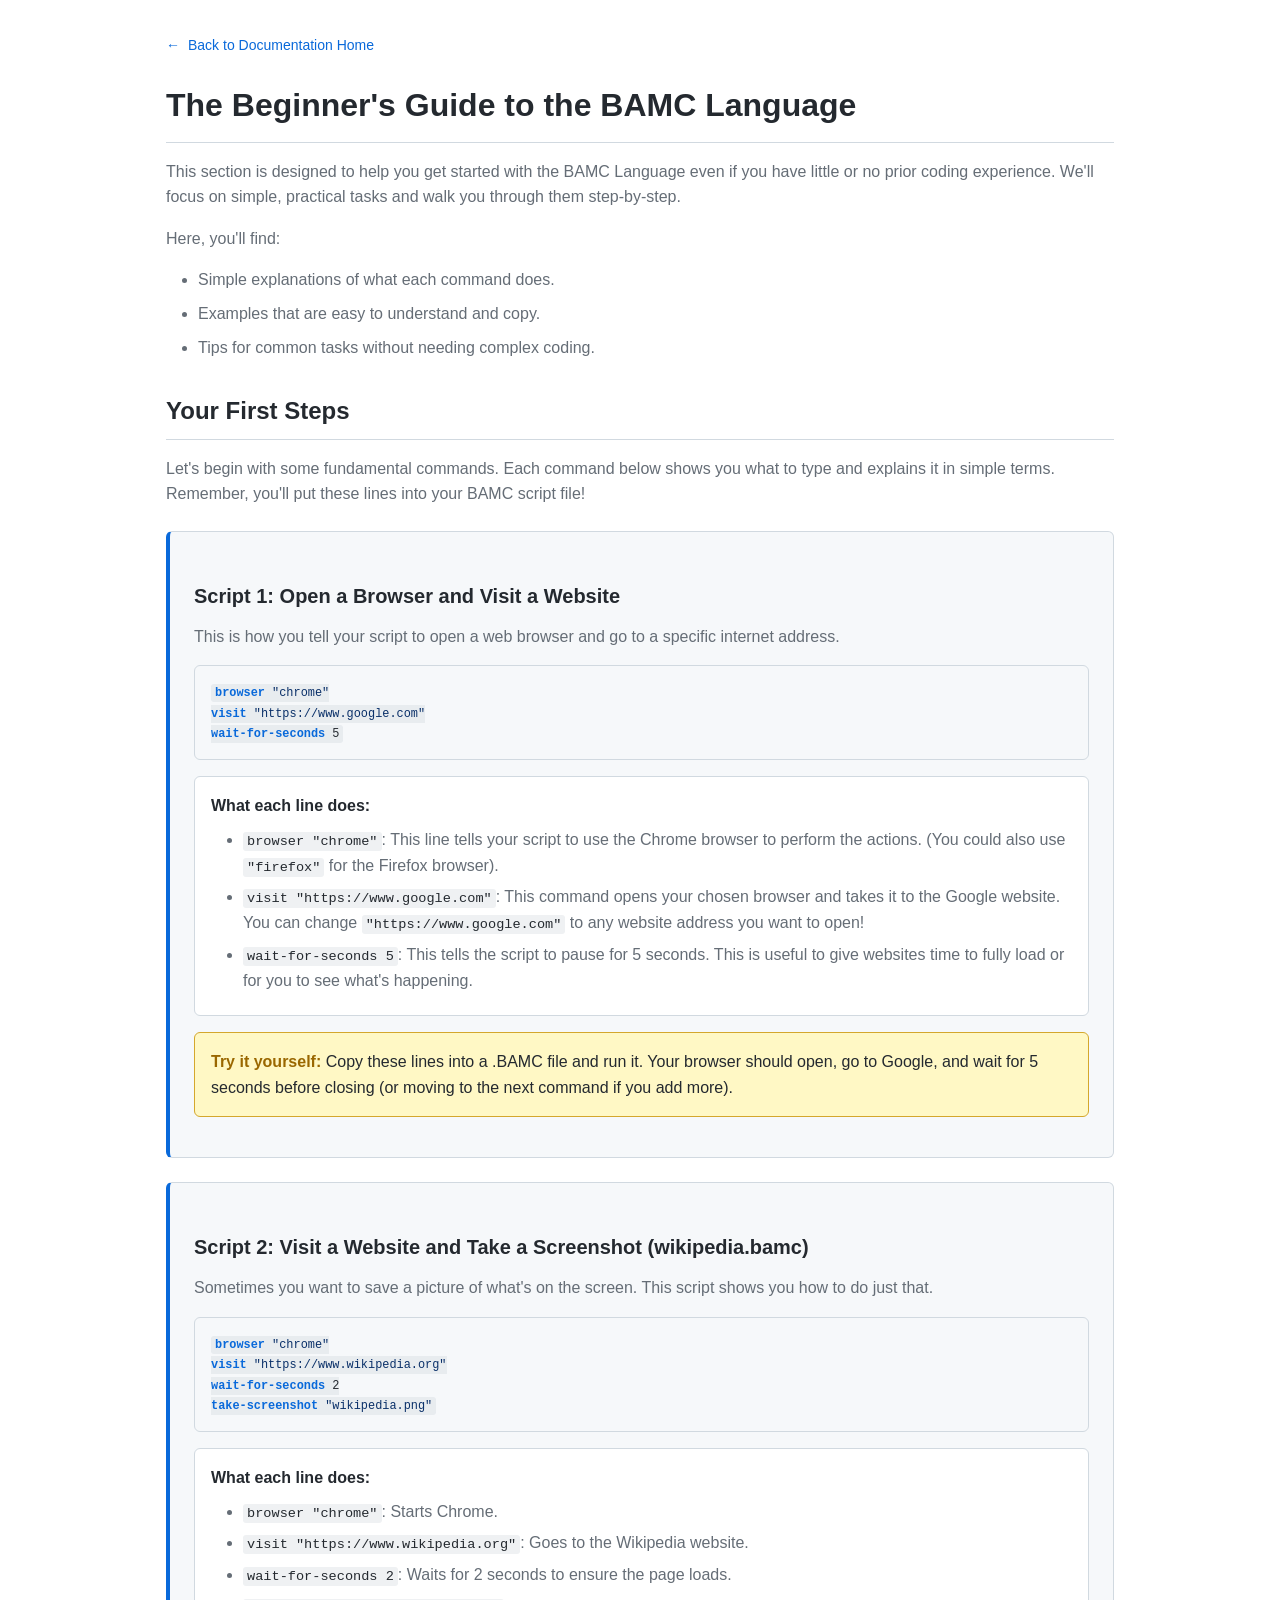
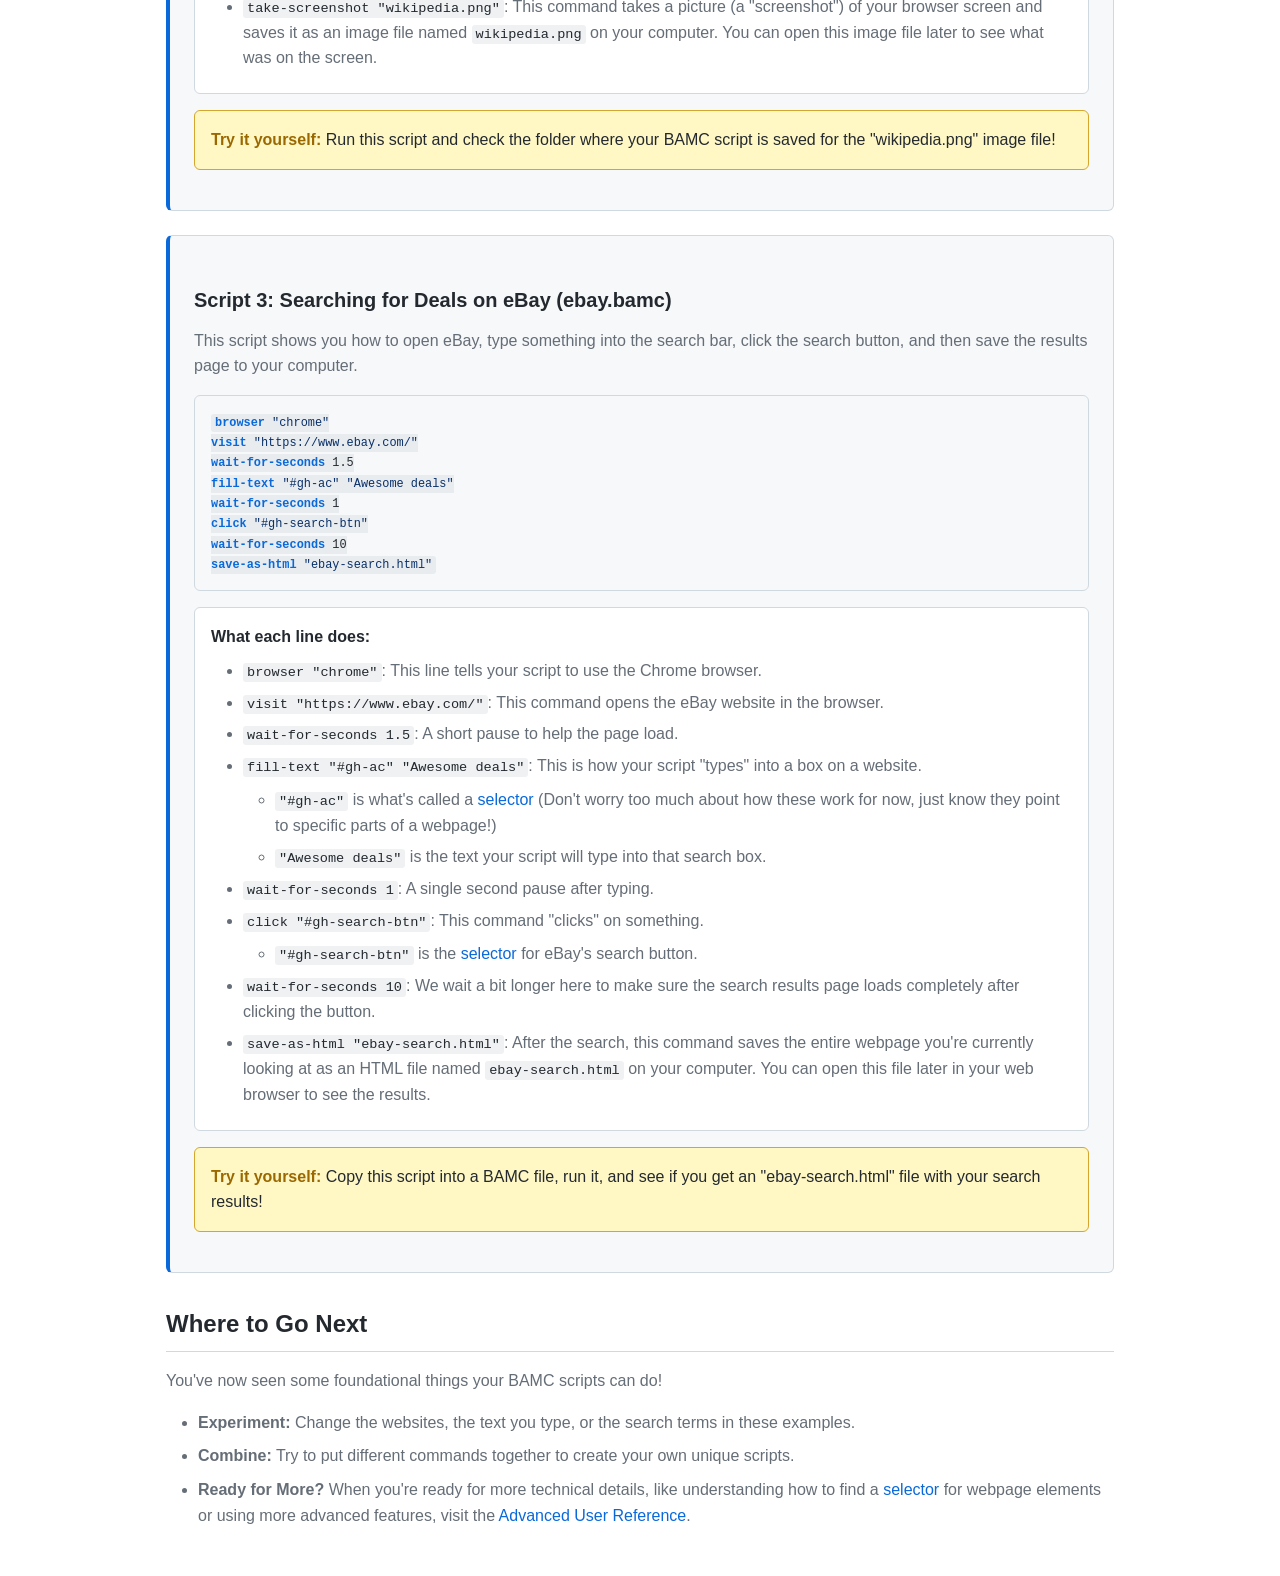
<file: beginner_docs.html>
<!DOCTYPE html>
<html lang="en">
<head>
    <meta charset="UTF-8">
    <meta name="viewport" content="width=device-width, initial-scale=1.0">
    <title>BAMC - Beginner Guide</title>
    <style>
        * {
            margin: 0;
            padding: 0;
            box-sizing: border-box;
        }

        body {
            font-family: -apple-system, BlinkMacSystemFont, 'Segoe UI', 'Helvetica Neue', Arial, sans-serif;
            line-height: 1.6;
            color: #24292f;
            background-color: #ffffff;
            font-size: 16px;
        }

        .container {
            max-width: 1012px;
            margin: 0 auto;
            padding: 32px;
        }

        .back-link {
            display: inline-block;
            margin-bottom: 24px;
            color: #0969da;
            text-decoration: none;
            font-weight: 500;
            font-size: 14px;
        }

        .back-link:hover {
            text-decoration: underline;
        }

        .back-link::before {
            content: '←';
            margin-right: 8px;
        }

        h1 {
            font-size: 32px;
            font-weight: 600;
            color: #24292f;
            margin-bottom: 16px;
            padding-bottom: 10px;
            border-bottom: 1px solid #d1d9e0;
        }

        h2 {
            font-size: 24px;
            font-weight: 600;
            color: #24292f;
            margin: 32px 0 16px 0;
            padding-bottom: 8px;
            border-bottom: 1px solid #d1d9e0;
        }

        h3 {
            font-size: 20px;
            font-weight: 600;
            color: #24292f;
            margin: 24px 0 12px 0;
        }

        p {
            margin-bottom: 16px;
            color: #656d76;
        }

        ul {
            margin: 16px 0;
            padding-left: 32px;
        }

        li {
            margin-bottom: 8px;
            color: #656d76;
        }

        .example-section {
            background-color: #f6f8fa;
            border: 1px solid #d1d9e0;
            border-radius: 6px;
            padding: 24px;
            margin: 24px 0;
            border-left: 4px solid #0969da;
        }

        pre {
            background-color: #f6f8fa;
            border: 1px solid #d1d9e0;
            border-radius: 6px;
            padding: 16px;
            overflow-x: auto;
            margin: 16px 0;
            font-family: 'SFMono-Regular', Consolas, 'Liberation Mono', Menlo, monospace;
            font-size: 14px;
            line-height: 1.45;
        }

        code {
            background-color: rgba(175, 184, 193, 0.2);
            padding: 2px 4px;
            border-radius: 3px;
            font-family: 'SFMono-Regular', Consolas, 'Liberation Mono', Menlo, monospace;
            font-size: 85%;
            color: #24292f;
        }

        .step {
            background-color: #fff;
            border: 1px solid #d1d9e0;
            border-radius: 6px;
            padding: 16px;
            margin: 16px 0;
        }

        .step strong {
            color: #24292f;
            font-weight: 600;
            display: block;
            margin-bottom: 8px;
        }

        .step ul {
            margin-top: 8px;
            margin-bottom: 0;
        }

        .step li {
            margin-bottom: 6px;
        }

        a {
            color: #0969da;
            text-decoration: none;
        }

        a:hover {
            text-decoration: underline;
        }

        /* Table styling for consistency with the advanced docs */
        table {
            border-collapse: collapse;
            width: 100%;
            margin: 16px 0;
            font-size: 14px;
        }

        th, td {
            border: 1px solid #d1d9e0;
            padding: 8px 12px;
            text-align: left;
        }

        th {
            background-color: #f6f8fa;
            font-weight: 600;
            color: #24292f;
        }

        td {
            color: #656d76;
        }

        /* Responsive design */
        @media (max-width: 768px) {
            .container {
                padding: 16px;
            }
            
            h1 {
                font-size: 28px;
            }
            
            h2 {
                font-size: 22px;
            }
            
            h3 {
                font-size: 18px;
            }
            
            .example-section {
                padding: 16px;
            }
            
            pre {
                padding: 12px;
                font-size: 13px;
            }
        }

        /* Code syntax highlighting for BAMC */
        .bamc-command {
            color: #0969da;
            font-weight: 600;
        }

        .bamc-string {
            color: #0a3069;
        }

        .bamc-comment {
            color: #656d76;
            font-style: italic;
        }

        /* Highlight boxes */
        .highlight-box {
            background-color: #fff8c5;
            border: 1px solid #d4a72c;
            border-radius: 6px;
            padding: 16px;
            margin: 16px 0;
        }

        .highlight-box strong {
            color: #9a6700;
        }
    </style>
</head>
<body>
    <div class="container">
        <a href="index.html" class="back-link">Back to Documentation Home</a>
        
        <h1>The Beginner's Guide to the BAMC Language</h1>
        
        <p>
            This section is designed to help you get started with the BAMC Language
            even if you have little or no prior coding experience. We'll focus on
            simple, practical tasks and walk you through them step-by-step.
        </p>

        <p>Here, you'll find:</p>
        <ul>
            <li>Simple explanations of what each command does.</li>
            <li>Examples that are easy to understand and copy.</li>
            <li>Tips for common tasks without needing complex coding.</li>
        </ul>

        <h2>Your First Steps</h2>
        <p>
            Let's begin with some fundamental commands. Each command below shows you
            what to type and explains it in simple terms. Remember, you'll put these
            lines into your BAMC script file!
        </p>

        <div class="example-section">
            <h3>Script 1: Open a Browser and Visit a Website</h3>
            <p>
                This is how you tell your script to open a web browser and go to a
                specific internet address.
            </p>
            <pre><code><span class="bamc-command">browser</span> <span class="bamc-string">"chrome"</span>
<span class="bamc-command">visit</span> <span class="bamc-string">"https://www.google.com"</span>
<span class="bamc-command">wait-for-seconds</span> 5</code></pre>

            <div class="step">
                <strong>What each line does:</strong>
                <ul>
                    <li>
                        <code>browser "chrome"</code>: This line tells your script to use
                        the Chrome browser to perform the actions. (You could also use
                        <code>"firefox"</code> for the Firefox browser).
                    </li>
                    <li>
                        <code>visit "https://www.google.com"</code>: This command opens
                        your chosen browser and takes it to the Google website. You can
                        change <code>"https://www.google.com"</code> to any website
                        address you want to open!
                    </li>
                    <li>
                        <code>wait-for-seconds 5</code>: This tells the script to pause
                        for 5 seconds. This is useful to give websites time to fully load
                        or for you to see what's happening.
                    </li>
                </ul>
            </div>
            <div class="highlight-box">
                <strong>Try it yourself:</strong> Copy these lines into a .BAMC file
                and run it. Your browser should open, go to Google, and wait for 5
                seconds before closing (or moving to the next command if you add
                more).
            </div>
        </div>

        <div class="example-section">
            <h3>Script 2: Visit a Website and Take a Screenshot (wikipedia.bamc)</h3>
            <p>
                Sometimes you want to save a picture of what's on the screen. This
                script shows you how to do just that.
            </p>
            <pre><code><span class="bamc-command">browser</span> <span class="bamc-string">"chrome"</span>
<span class="bamc-command">visit</span> <span class="bamc-string">"https://www.wikipedia.org"</span>
<span class="bamc-command">wait-for-seconds</span> 2
<span class="bamc-command">take-screenshot</span> <span class="bamc-string">"wikipedia.png"</span></code></pre>

            <div class="step">
                <strong>What each line does:</strong>
                <ul>
                    <li><code>browser "chrome"</code>: Starts Chrome.</li>
                    <li>
                        <code>visit "https://www.wikipedia.org"</code>: Goes to the
                        Wikipedia website.
                    </li>
                    <li>
                        <code>wait-for-seconds 2</code>: Waits for 2 seconds to ensure the
                        page loads.
                    </li>
                    <li>
                        <code>take-screenshot "wikipedia.png"</code>: This command takes a
                        picture (a "screenshot") of your browser screen and saves it as an
                        image file named <code>wikipedia.png</code> on your computer. You
                        can open this image file later to see what was on the screen.
                    </li>
                </ul>
            </div>
            <div class="highlight-box">
                <strong>Try it yourself:</strong> Run this script and check the folder
                where your BAMC script is saved for the "wikipedia.png" image file!
            </div>
        </div>

        <div class="example-section">
            <h3>Script 3: Searching for Deals on eBay (ebay.bamc)</h3>
            <p>
                This script shows you how to open eBay, type something into the search
                bar, click the search button, and then save the results page to your
                computer.
            </p>
            <pre><code><span class="bamc-command">browser</span> <span class="bamc-string">"chrome"</span>
<span class="bamc-command">visit</span> <span class="bamc-string">"https://www.ebay.com/"</span>
<span class="bamc-command">wait-for-seconds</span> 1.5
<span class="bamc-command">fill-text</span> <span class="bamc-string">"#gh-ac"</span> <span class="bamc-string">"Awesome deals"</span>
<span class="bamc-command">wait-for-seconds</span> 1
<span class="bamc-command">click</span> <span class="bamc-string">"#gh-search-btn"</span>
<span class="bamc-command">wait-for-seconds</span> 10
<span class="bamc-command">save-as-html</span> <span class="bamc-string">"ebay-search.html"</span></code></pre>

            <div class="step">
                <strong>What each line does:</strong>
                <ul>
                    <li>
                        <code>browser "chrome"</code>: This line tells your script to use
                        the Chrome browser.
                    </li>
                    <li>
                        <code>visit "https://www.ebay.com/"</code>: This command opens the
                        eBay website in the browser.
                    </li>
                    <li>
                        <code>wait-for-seconds 1.5</code>: A short pause to help the page
                        load.
                    </li>
                    <li>
                        <code>fill-text "#gh-ac" "Awesome deals"</code>: This is how your
                        script "types" into a box on a website.
                        <ul>
                            <li>
                                <code>"#gh-ac"</code> is what's called a
                                <a href="advanced_docs.html#selectors">selector</a> (Don't
                                worry too much about how these work for now, just know they
                                point to specific parts of a webpage!)
                            </li>
                            <li>
                                <code>"Awesome deals"</code> is the text your script will type
                                into that search box.
                            </li>
                        </ul>
                    </li>
                    <li>
                        <code>wait-for-seconds 1</code>: A single second pause after
                        typing.
                    </li>
                    <li>
                        <code>click "#gh-search-btn"</code>: This command "clicks" on
                        something.
                        <ul>
                            <li>
                                <code>"#gh-search-btn"</code> is the
                                <a href="advanced_docs.html#selectors">selector</a> for eBay's
                                search button.
                            </li>
                        </ul>
                    </li>
                    <li>
                        <code>wait-for-seconds 10</code>: We wait a bit longer here to
                        make sure the search results page loads completely after clicking
                        the button.
                    </li>
                    <li>
                        <code>save-as-html "ebay-search.html"</code>: After the search,
                        this command saves the entire webpage you're currently looking at
                        as an HTML file named <code>ebay-search.html</code> on your
                        computer. You can open this file later in your web browser to see
                        the results.
                    </li>
                </ul>
            </div>
            <div class="highlight-box">
                <strong>Try it yourself:</strong> Copy this script into a BAMC file,
                run it, and see if you get an "ebay-search.html" file with your search
                results!
            </div>
        </div>

        <h2>Where to Go Next</h2>
        <p>You've now seen some foundational things your BAMC scripts can do!</p>
        <ul>
            <li>
                <strong>Experiment:</strong> Change the websites, the text you type,
                or the search terms in these examples.
            </li>
            <li>
                <strong>Combine:</strong> Try to put different commands together to
                create your own unique scripts.
            </li>
            <li>
                <strong>Ready for More?</strong> When you're ready for more technical
                details, like understanding how to find a
                <a href="advanced_docs.html#selectors">selector</a> for webpage
                elements or using more advanced features, visit the
                <a href="advanced_docs.html">Advanced User Reference</a>.
            </li>
        </ul>
    </div>
</body>
</html>
</file>
<file: assets/styles.css>
@import url("https://fonts.googleapis.com/css2?family=Inter:wght@400;500;600;700&family=JetBrains+Mono:wght@400;500&display=swap");

:root {
  /* M3 Dark Theme Baseline */
  --md-sys-color-primary: #7dd3fc;
  --md-sys-color-on-primary: #00334e;
  --md-sys-color-primary-container: #004d6e;
  --md-sys-color-on-primary-container: #cff5ff;
  --md-sys-color-secondary: #b8c7cc;
  --md-sys-color-on-secondary: #1d333a;
  --md-sys-color-secondary-container: #33464d;
  --md-sys-color-on-secondary-container: #d6e4eb;
  --md-sys-color-tertiary: #f0b8d4;
  --md-sys-color-on-tertiary: #3f172e;
  --md-sys-color-tertiary-container: #582d45;
  --md-sys-color-on-tertiary-container: #fcdbf3;
  --md-sys-color-error: #f2b8b5;
  --md-sys-color-on-error: #601410;
  --md-sys-color-error-container: #8c1d18;
  --md-sys-color-on-error-container: #fcefef;
  --md-sys-color-background: #141c1f;
  --md-sys-color-on-background: #e3e2e8;
  --md-sys-color-surface: #141c1f;
  --md-sys-color-on-surface: #e3e2e8;
  --md-sys-color-surface-variant: #41484d;
  --md-sys-color-on-surface-variant: #c3c7cc;
  --md-sys-color-outline: #8d9196;
  --md-sys-color-outline-variant: #41484d;
  --md-sys-color-shadow: #000000;
  --md-sys-color-scrim: #000000;
  --md-sys-color-inverse-surface: #e3e2e8;
  --md-sys-color-inverse-on-surface: #141c1f;
  --md-sys-color-inverse-primary: #006382;
  --md-sys-color-surface-tint: #7dd3fc;

  --md-sys-elevation-level1: rgba(125, 211, 252, 0.05);
  --md-sys-elevation-level2: rgba(125, 211, 252, 0.08);
  --md-sys-elevation-level3: rgba(125, 211, 252, 0.11);
  --md-sys-elevation-level4: rgba(125, 211, 252, 0.12);
  --md-sys-elevation-level5: rgba(125, 211, 252, 0.14);

  --md-sys-shape-corner-none: 0;
  --md-sys-shape-corner-extra-small: 4px;
  --md-sys-shape-corner-small: 8px;
  --md-sys-shape-corner-medium: 12px;
  --md-sys-shape-corner-large: 16px;
  --md-sys-shape-corner-extra-large: 24px;
  --md-sys-shape-corner-full: 9999px;

  --md-sys-typescale-display-large: 3.5rem / 1.12 400;
  --md-sys-typescale-display-medium: 2.8125rem / 1.16 400;
  --md-sys-typescale-display-small: 2.25rem / 1.22 400;
  --md-sys-typescale-headline-large: 2rem / 1.25 400;
  --md-sys-typescale-headline-medium: 1.75rem / 1.29 400;
  --md-sys-typescale-headline-small: 1.5rem / 1.33 400;
  --md-sys-typescale-title-large: 1.375rem / 1.36 400;
  --md-sys-typescale-title-medium: 1.0625rem / 1.4 500;
  --md-sys-typescale-title-small: 0.875rem / 1.43 500;
  --md-sys-typescale-body-large: 1rem / 1.5 400;
  --md-sys-typescale-body-medium: 0.875rem / 1.43 400;
  --md-sys-typescale-body-small: 0.75rem / 1.33 400;
  --md-sys-typescale-label-large: 0.875rem / 1.43 500;
  --md-sys-typescale-label-medium: 0.75rem / 1.33 500;
  --md-sys-typescale-label-small: 0.6875rem / 1.45 500;

  --md-sys-spacing-1: 4px;
  --md-sys-spacing-2: 8px;
  --md-sys-spacing-3: 12px;
  --md-sys-spacing-4: 16px;
  --md-sys-spacing-5: 20px;
  --md-sys-spacing-6: 24px;
  --md-sys-spacing-8: 32px;
  --md-sys-spacing-10: 40px;
  --md-sys-spacing-12: 48px;
  --md-sys-spacing-16: 64px;

  --md-sys-motion-easing-standard: cubic-bezier(0.2, 0, 0, 1);
  --md-sys-motion-easing-emphasized: cubic-bezier(0.05, 0.7, 0.1, 1);
  --md-sys-motion-duration-short1: 50ms;
  --md-sys-motion-duration-short2: 100ms;
  --md-sys-motion-duration-short3: 150ms;
  --md-sys-motion-duration-short4: 200ms;
  --md-sys-motion-duration-medium1: 250ms;
  --md-sys-motion-duration-medium2: 300ms;
  --md-sys-motion-duration-medium3: 350ms;
  --md-sys-motion-duration-medium4: 400ms;
  --md-sys-motion-duration-long1: 450ms;
  --md-sys-motion-duration-long2: 500ms;

  --bg-primary: var(--md-sys-color-background);
  --bg-secondary: var(--md-sys-color-surface);
  --bg-tertiary: var(--md-sys-color-surface-variant);
  --text-primary: var(--md-sys-color-on-background);
  --text-secondary: var(--md-sys-color-on-surface-variant);
  --text-on-primary: var(--md-sys-color-on-primary);
  --accent: var(--md-sys-color-primary);
  --accent-container: var(--md-sys-color-primary-container);
  --border: var(--md-sys-color-outline-variant);
  --border-strong: var(--md-sys-color-outline);
  --card-bg: var(--md-sys-color-surface);
  --card-hover: var(--md-sys-color-surface-variant);
  --code-bg: var(--md-sys-color-surface-variant);
  --code-text: var(--md-sys-color-on-surface);
  --focus-ring: var(--md-sys-color-primary);
  --selection-bg: var(--md-sys-color-primary-container);
  --selection-text: var(--md-sys-color-on-primary-container);
}

[data-theme="light"] {
  --md-sys-color-primary: #006382;
  --md-sys-color-on-primary: #ffffff;
  --md-sys-color-primary-container: #cff5ff;
  --md-sys-color-on-primary-container: #001f2a;
  --md-sys-color-secondary: #44585f;
  --md-sys-color-on-secondary: #ffffff;
  --md-sys-color-secondary-container: #c8d7de;
  --md-sys-color-on-secondary-container: #001f25;
  --md-sys-color-tertiary: #763b5b;
  --md-sys-color-on-tertiary: #ffffff;
  --md-sys-color-tertiary-container: #ffd9ec;
  --md-sys-color-on-tertiary-container: #2e0a20;
  --md-sys-color-error: #ba1a1a;
  --md-sys-color-on-error: #ffffff;
  --md-sys-color-error-container: #ffdad6;
  --md-sys-color-on-error-container: #410002;
  --md-sys-color-background: #fefbff;
  --md-sys-color-on-background: #191c1e;
  --md-sys-color-surface: #fefbff;
  --md-sys-color-on-surface: #191c1e;
  --md-sys-color-surface-variant: #dfe2e8;
  --md-sys-color-on-surface-variant: #41484d;
  --md-sys-color-outline: #71777d;
  --md-sys-color-outline-variant: #c3c7cc;
  --md-sys-color-shadow: #000000;
  --md-sys-color-scrim: #000000;
  --md-sys-color-inverse-surface: #2d3033;
  --md-sys-color-inverse-on-surface: #f0eff6;
  --md-sys-color-inverse-primary: #7dd3fc;
  --md-sys-color-surface-tint: #006382;

  --md-sys-elevation-level1: rgba(0, 99, 130, 0.05);
  --md-sys-elevation-level2: rgba(0, 99, 130, 0.08);
  --md-sys-elevation-level3: rgba(0, 99, 130, 0.11);
  --md-sys-elevation-level4: rgba(0, 99, 130, 0.12);
  --md-sys-elevation-level5: rgba(0, 99, 130, 0.14);
}

* {
  box-sizing: border-box;
  margin: 0;
  padding: 0;
}

html {
  color-scheme: dark light;
  scroll-behavior: smooth;
}

body {
  font: var(--md-sys-typescale-body-large);
  background: var(--bg-primary);
  color: var(--text-primary);
  transition:
    background var(--md-sys-motion-duration-medium2)
      var(--md-sys-motion-easing-standard),
    color var(--md-sys-motion-duration-medium2)
      var(--md-sys-motion-easing-standard);
  line-height: 1.6;
  min-height: 100vh;
}

/* App layout */
.top-app-bar {
  position: sticky;
  top: 0;
  z-index: 100;
  background: var(--card-bg);
  border-bottom: 1px solid var(--border);
  backdrop-filter: blur(8px);
}

.top-bar-container {
  display: flex;
  justify-content: space-between;
  align-items: center;
  padding: var(--md-sys-spacing-4) var(--md-sys-spacing-6);
  max-width: 1400px;
  margin: 0 auto;
}

.app-title {
  font-size: 1.25rem;
  font-weight: 500;
}

.top-bar-right {
  display: flex;
  gap: var(--md-sys-spacing-2);
  align-items: center;
}

.version-select {
  background: var(--bg-tertiary);
  color: var(--text-primary);
  border: 1px solid var(--border);
  padding: var(--md-sys-spacing-1) var(--md-sys-spacing-2);
  border-radius: var(--md-sys-shape-corner-small);
  font: var(--md-sys-typescale-label-medium);
}

.icon-button {
  background: transparent;
  border: 1px solid var(--border);
  color: var(--text-primary);
  padding: var(--md-sys-spacing-1) var(--md-sys-spacing-2);
  border-radius: var(--md-sys-shape-corner-small);
  cursor: pointer;
}

.layout {
  display: flex;
  max-width: 1400px;
  margin: 0 auto;
  min-height: calc(100vh - 140px);
}

.sidebar {
  width: 240px;
  border-right: 1px solid var(--border);
  padding: var(--md-sys-spacing-6) var(--md-sys-spacing-4);
  position: sticky;
  top: 64px;
  height: calc(100vh - 64px);
}

.nav-list {
  list-style: none;
  display: flex;
  flex-direction: column;
  gap: var(--md-sys-spacing-1);
}

.nav-link {
  display: block;
  padding: var(--md-sys-spacing-1) var(--md-sys-spacing-2);
  color: var(--text-secondary);
  text-decoration: none;
  border-radius: var(--md-sys-shape-corner-small);
  font-family: var(--font-sans);
  font-weight: 600;
  font-size: 0.875rem;
  letter-spacing: -0.006em;
}

.nav-link:hover {
  background: var(--card-hover);
  color: var(--text-primary);
  font-weight: 600;
}

.main {
  flex: 1;
  padding: var(--md-sys-spacing-6);
  max-width: 1000px;
}

h2 {
  margin: var(--md-sys-spacing-10) 0 var(--md-sys-spacing-6);
  scroll-margin-top: 80px;
  font: var(--md-sys-typescale-headline-medium);
}

.commands-grid {
  display: grid;
  grid-template-columns: repeat(auto-fill, minmax(280px, 1fr));
  gap: var(--md-sys-spacing-4);
}

.command-card {
  background: var(--card-bg);
  border: 1px solid var(--border);
  border-radius: var(--md-sys-shape-corner-medium);
  padding: var(--md-sys-spacing-4);
  cursor: pointer;
  transition:
    background var(--md-sys-motion-duration-short2)
      var(--md-sys-motion-easing-standard),
    box-shadow var(--md-sys-motion-duration-short2)
      var(--md-sys-motion-easing-standard);
  box-shadow: 0 1px 2px var(--md-sys-elevation-level1);
}

.command-card:hover {
  background: var(--card-hover);
  box-shadow: 0 2px 8px var(--md-sys-elevation-level2);
}

.command-card-title {
  font: var(--md-sys-typescale-title-medium);
  margin-bottom: var(--md-sys-spacing-2);
}

.command-card-meta {
  display: flex;
  gap: var(--md-sys-spacing-1);
  flex-wrap: wrap;
  margin-bottom: var(--md-sys-spacing-2);
}

.chip {
  display: inline-block;
  padding: 2px 8px;
  background: var(--accent-container);
  /* color: var(--text-on-primary); */
  border-radius: var(--md-sys-shape-corner-full);
  font: var(--md-sys-typescale-label-small);
}

.chip.removed {
  background: var(--md-sys-color-error-container);
  color: var(--md-sys-color-on-error-container);
}

.command-card-desc {
  font: var(--md-sys-typescale-body-medium);
  color: var(--text-secondary);
  margin-bottom: var(--md-sys-spacing-2);
}

.code-block {
  background: var(--code-bg);
  border: 1px solid var(--border);
  border-radius: var(--md-sys-shape-corner-small);
  padding: var(--md-sys-spacing-2);
  overflow-x: auto;
  font-family: "Google Sans Code", "JetBrains Mono", monospace;
  font-size: 0.875rem;
}

.selectors-note {
  grid-column: 1/-1;
  padding: var(--md-sys-spacing-4);
  background: var(--card-bg);
  border: 1px solid var(--border);
  border-radius: var(--md-sys-shape-corner-medium);
}

.footer {
  border-top: 1px solid var(--border);
  margin-top: var(--md-sys-spacing-12);
}

.footer-content {
  max-width: 1400px;
  margin: 0 auto;
  padding: var(--md-sys-spacing-6);
  display: flex;
  justify-content: space-between;
  font: var(--md-sys-typescale-body-medium);
  color: var(--text-secondary);
}

.footer-content a {
  color: var(--accent);
  text-decoration: none;
}

.flyout-backdrop {
  display: none;
  position: fixed;
  inset: 0;
  background: rgba(0, 0, 0, 0.5);
  z-index: 200;
}

.flyout-backdrop.open {
  display: block;
}

.flyout {
  position: fixed;
  top: 0;
  right: 0;
  height: 100vh;
  width: 100%;
  max-width: 480px;
  background: var(--bg-primary);
  border-left: 1px solid var(--border);
  z-index: 300;
  transform: translateX(100%);
  transition: transform var(--md-sys-motion-duration-medium2)
    var(--md-sys-motion-easing-emphasized);
  display: flex;
  flex-direction: column;
}

.flyout.open {
  transform: translateX(0);
}

.flyout-header {
  font-size: 20px;
  display: flex;
  justify-content: space-between;
  align-items: center;
  padding: var(--md-sys-spacing-4) var(--md-sys-spacing-6);
  border-bottom: 1px solid var(--border);
}

.flyout-body {
  padding: var(--md-sys-spacing-6);
  overflow-y: auto;
  flex: 1;
  display: flex;
  flex-direction: column;
  gap: var(--md-sys-spacing-4);
}

.flyout-section {
  display: flex;
  flex-direction: column;
  gap: var(--md-sys-spacing-2);
}

.flyout-section pre {
  background: var(--code-bg);
  border: 1px solid var(--border);
  border-radius: var(--md-sys-shape-corner-small);
  padding: var(--md-sys-spacing-3);
  overflow-x: auto;
}

@media (max-width: 840px) {
  .sidebar {
    display: none;
  }
  .flyout {
    max-width: 100%;
  }
}

@media (max-width: 600px) {
  .top-bar-container {
    padding: var(--md-sys-spacing-3) var(--md-sys-spacing-4);
  }
  .main {
    padding: var(--md-sys-spacing-4);
  }
}

/* Typography improvements */

:root {
  --font-sans:
    "Inter", -apple-system, BlinkMacSystemFont, "Segoe UI", "Roboto", "Oxygen",
    "Ubuntu", "Cantarell", "Fira Sans", "Droid Sans", "Helvetica Neue",
    sans-serif;
  --font-mono:
    "JetBrains Mono", "SF Mono", "Fira Code", "Cascadia Code", "Consolas",
    monospace;
}

body {
  font-family: var(--font-sans);
  font-size: 16px;
  line-height: 1.7;
  letter-spacing: -0.011em;
}

.app-title {
  font-weight: 700;
  font-size: 1.375rem;
  letter-spacing: -0.014em;
}

h2 {
  font-weight: 600;
  letter-spacing: -0.021em;
  line-height: 1.25;
}

h3,
.command-card-title {
  font-weight: 600;
  letter-spacing: -0.014em;
  line-height: 1.3;
}

.command-card-desc {
  line-height: 1.6;
  letter-spacing: -0.011em;
}

.code-block,
.flyout-section pre {
  font-family: var(--font-mono);
  font-size: 0.875rem;
  line-height: 1.5;
  letter-spacing: 0em;
}

.version-select {
  font-family: var(--font-sans);
  font-weight: 500;
}

.chip {
  font-weight: 600;
  font-size: 0.75rem;
}

.flyout-subsection {
  margin-top: var(--md-sys-spacing-3);
  display: flex;
  flex-direction: column;
  gap: var(--md-sys-spacing-2);
}

.flyout-subsection pre {
  background: var(--code-bg);
  border: 1px solid var(--border);
  border-radius: var(--md-sys-shape-corner-small);
  padding: var(--md-sys-spacing-3);
  overflow-x: auto;
}

.example-code-block {
  position: relative;
}

.example-code-block pre {
  margin: 0;
  background: var(--code-bg);
  border: 1px solid var(--border);
  border-radius: var(--md-sys-shape-corner-small);
  padding: var(--md-sys-spacing-3);
  overflow-x: auto;
}

.copy-btn {
  background: transparent;
  border: 1px solid var(--border);
  color: var(--text-primary);
  padding: var(--md-sys-spacing-1);
  border-radius: var(--md-sys-shape-corner-small);
  cursor: pointer;
  width: 24px;
  height: 24px;
  display: flex;
  align-items: center;
  justify-content: center;
  transition: background 0.15s ease, border-color 0.15s ease, transform 0.1s ease;
}

.copy-btn:hover {
  background: var(--md-sys-color-surface-container-high);
  border-color: var(--md-sys-color-primary);
}

.copy-btn:active {
  transform: scale(0.95);
  background: var(--md-sys-color-surface-container-highest);
}


.example-header {
  display: flex;
  align-items: center;
  justify-content: space-between;
  gap: var(--md-sys-spacing-2);
}

.example-header .copy-btn {
  position: static;
  transform: none;
}
</file>
